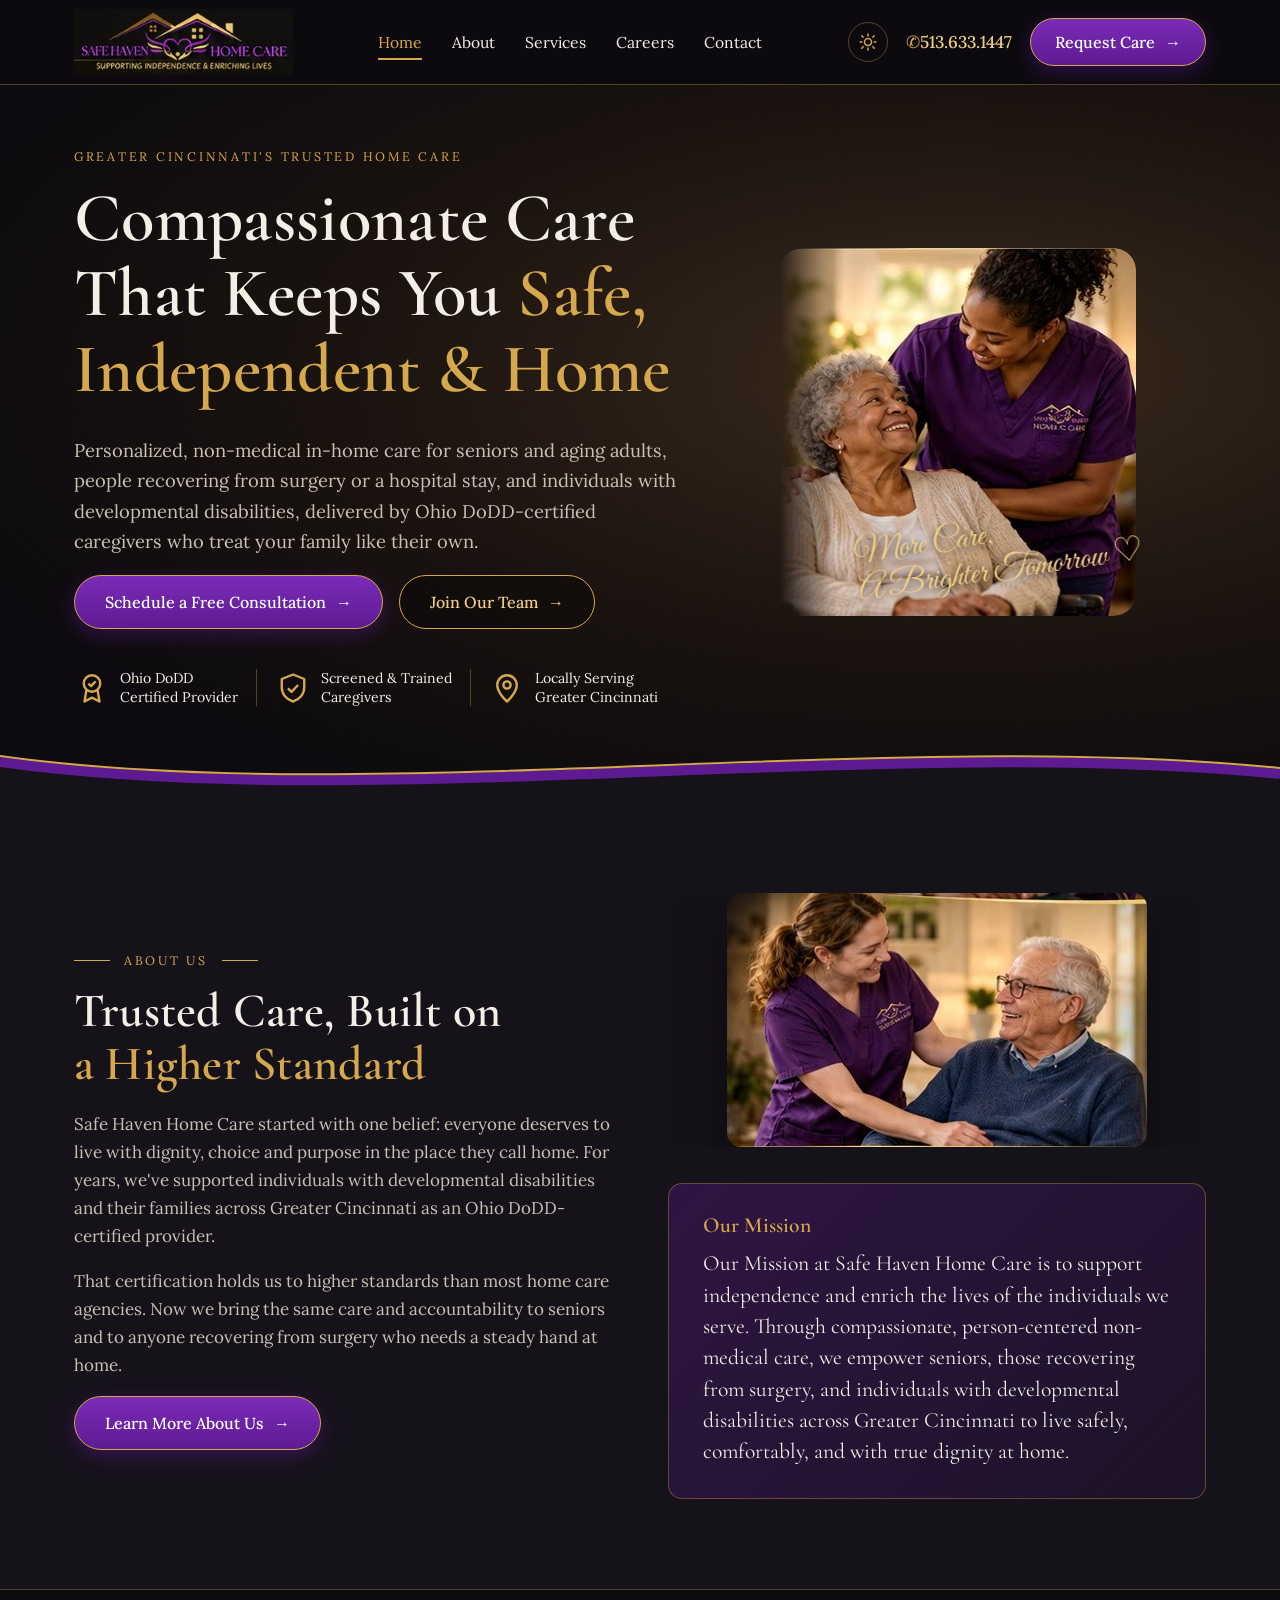
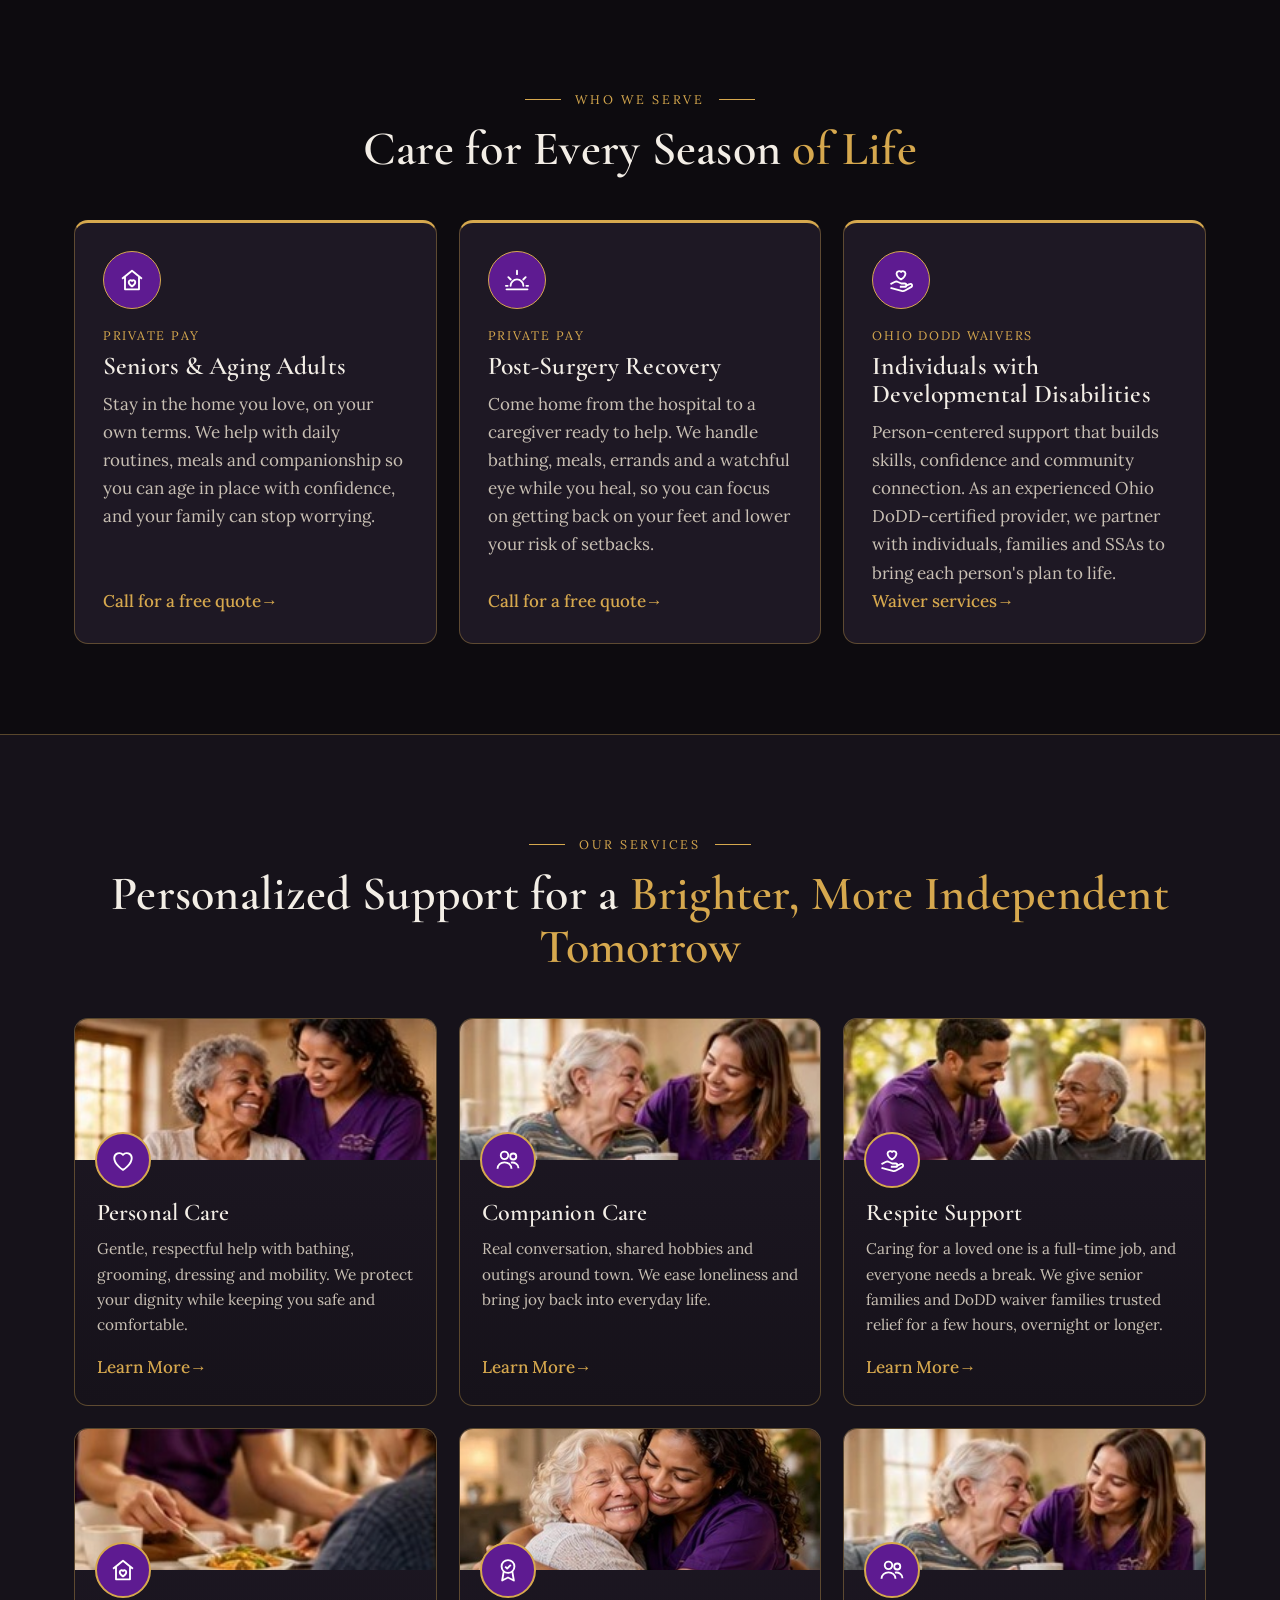
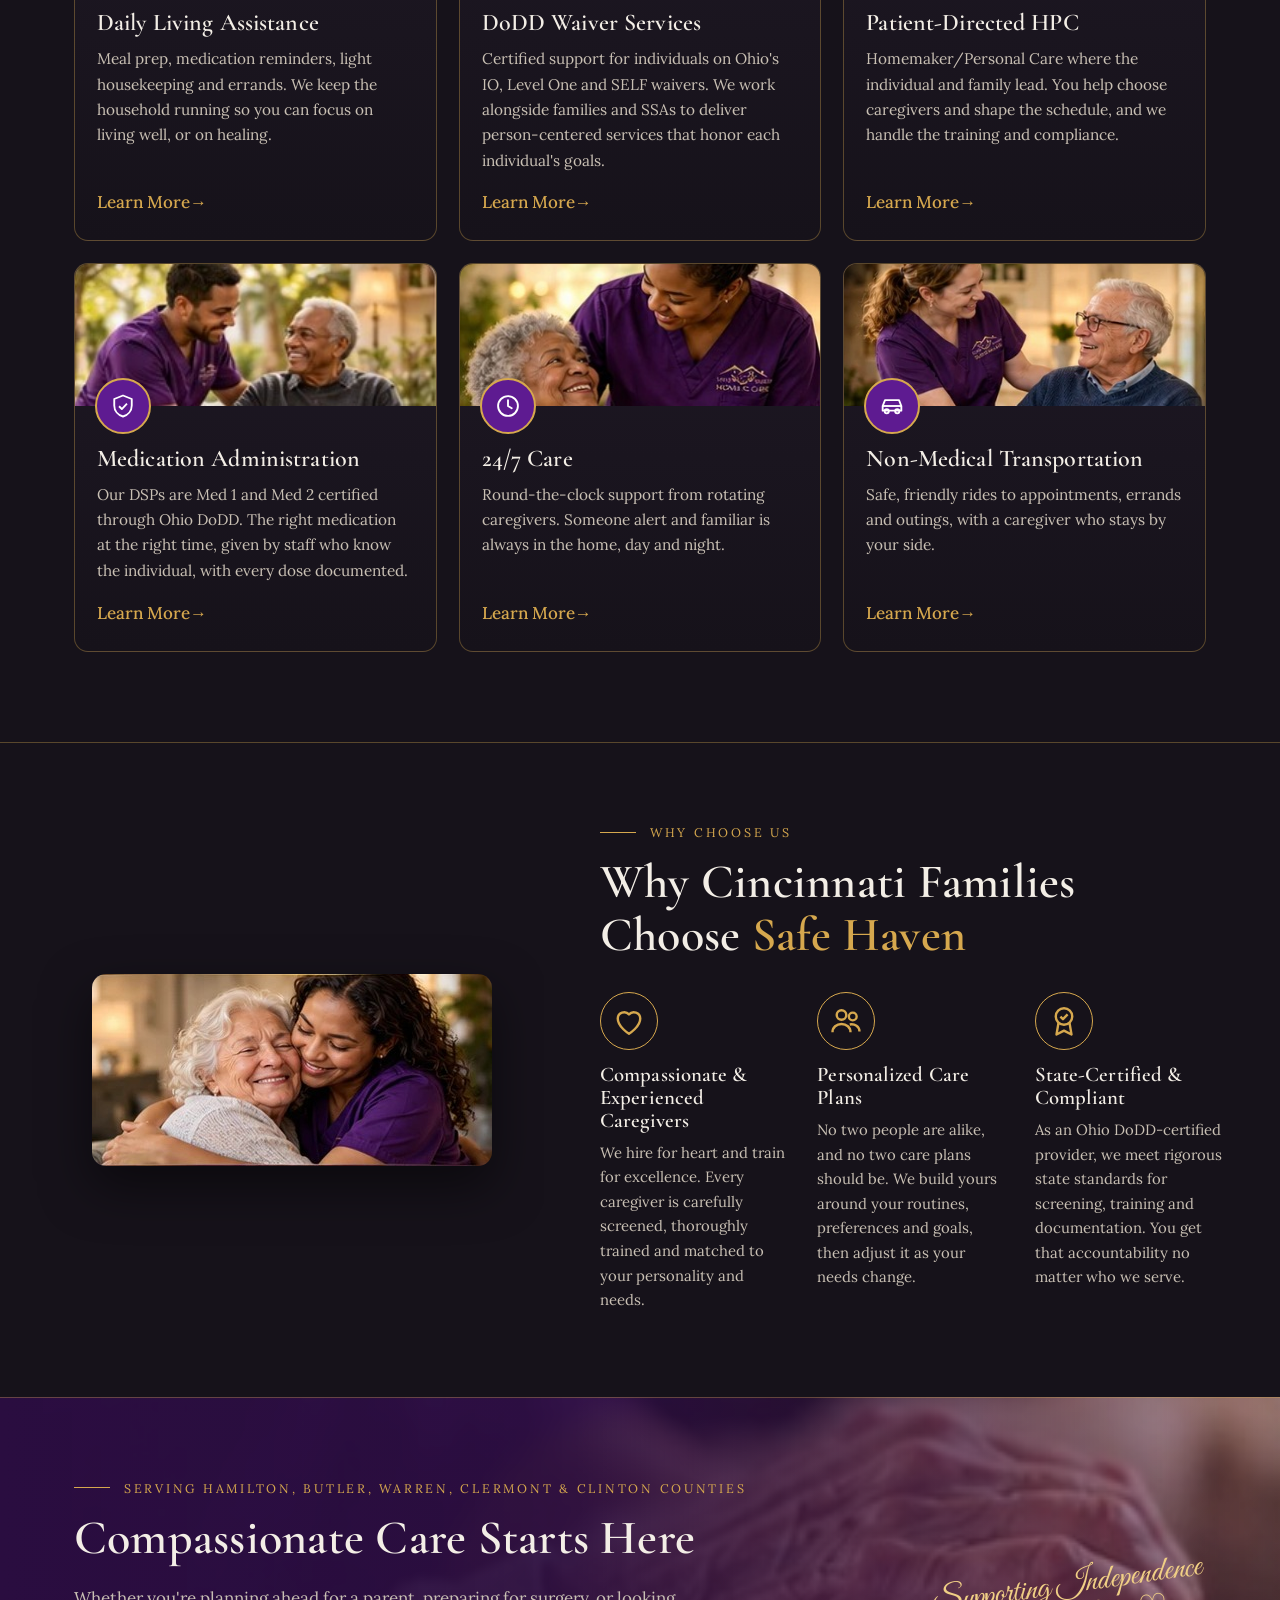
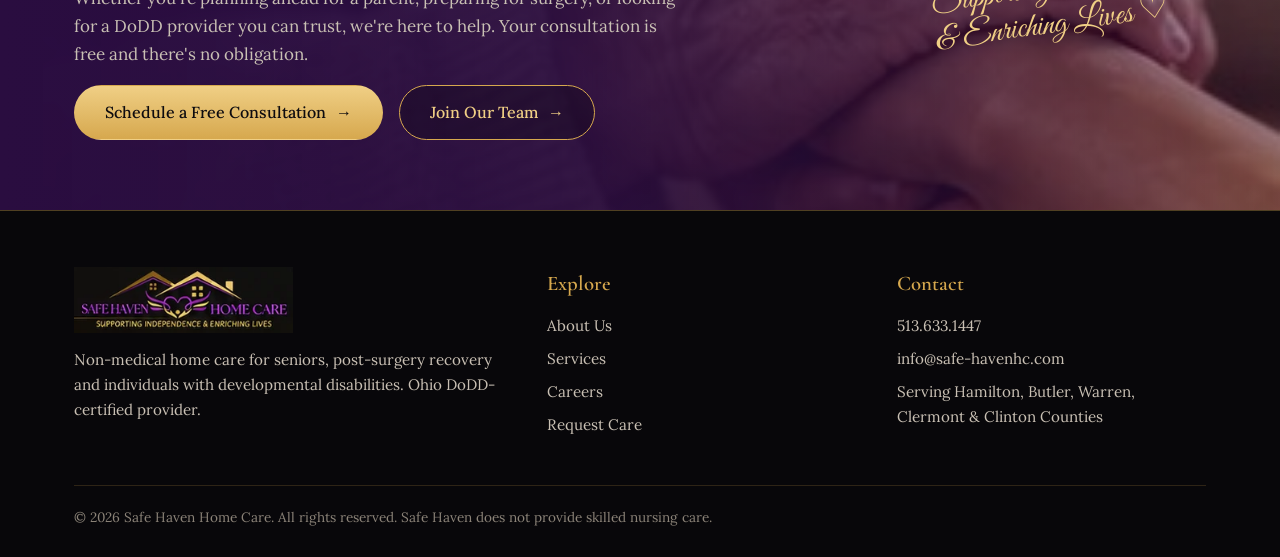
<file: index.html>
<!doctype html>
<html lang="en">
<head>
  <meta charset="utf-8">
  <meta name="viewport" content="width=device-width, initial-scale=1">
  <title>Safe Haven Home Care | Non-Medical Home Care in Greater Cincinnati</title>
  <meta name="description" content="Compassionate, non-medical home care for seniors, post-surgery recovery and individuals with developmental disabilities. Ohio DoDD-certified, serving Hamilton, Butler, Warren, Clermont and Clinton Counties.">
  <link rel="canonical" href="https://safe-havenhcohio.com/">
  <meta property="og:title" content="Safe Haven Home Care | Greater Cincinnati">
  <meta property="og:description" content="Compassionate home care that supports independence — for seniors, post-op recovery and individuals with developmental disabilities.">
  <meta property="og:image" content="https://safe-havenhcohio.com/assets/img/hero.jpg">
  <meta property="og:url" content="https://safe-havenhcohio.com/">
  <link rel="icon" href="/favicon.ico" sizes="any">
  <link rel="icon" type="image/svg+xml" href="/favicon.svg">
  <link rel="apple-touch-icon" href="/apple-touch-icon.png">
  <meta property="og:site_name" content="Safe Haven Home Care">
  <script type="application/ld+json">
  {"@context":"https://schema.org","@type":"WebSite","name":"Safe Haven Home Care","url":"https://safe-havenhcohio.com/"}
  </script>
  <link rel="preconnect" href="https://fonts.googleapis.com">
  <link rel="preconnect" href="https://fonts.gstatic.com" crossorigin>
  <link href="https://fonts.googleapis.com/css2?family=Cormorant+Garamond:wght@500;600;700&family=Great+Vibes&family=Lora:wght@400;500&display=swap" rel="stylesheet">
  <link rel="stylesheet" href="assets/css/styles.css">
  <link rel="stylesheet" href="assets/css/motion.css">
  <link rel="stylesheet" href="assets/css/theme.css">
  <script>document.documentElement.classList.add("js");try{if(localStorage.getItem("sh-theme")==="light")document.documentElement.dataset.theme="light"}catch(e){}</script>
</head>
<body>
<a class="skip" href="#main">Skip to content</a>

<svg width="0" height="0" style="position:absolute" aria-hidden="true">
  <symbol id="i-heart" viewBox="0 0 24 24" fill="none" stroke="currentColor" stroke-width="1.6" stroke-linejoin="round"><path d="M12 20.5s-7.5-4.6-7.5-10.2A4.3 4.3 0 0 1 12 7.6a4.3 4.3 0 0 1 7.5 2.7C19.5 15.9 12 20.5 12 20.5z"/></symbol>
  <symbol id="i-shield" viewBox="0 0 24 24" fill="none" stroke="currentColor" stroke-width="1.6" stroke-linejoin="round"><path d="M12 3l7.5 3v5.5c0 4.6-3.2 8.2-7.5 9.5-4.3-1.3-7.5-4.9-7.5-9.5V6L12 3z"/><path d="M8.6 12.2l2.4 2.4 4.4-4.6"/></symbol>
  <symbol id="i-people" viewBox="0 0 24 24" fill="none" stroke="currentColor" stroke-width="1.6"><circle cx="9" cy="8" r="3.2"/><circle cx="16.5" cy="9" r="2.6"/><path d="M3 19.5c0-3.3 2.7-5.5 6-5.5s6 2.2 6 5.5M14.5 14.3c3.3-.6 6.5 1.3 6.5 4.7"/></symbol>
  <symbol id="i-hand" viewBox="0 0 24 24" fill="none" stroke="currentColor" stroke-width="1.6" stroke-linejoin="round"><path d="M12 11.5s-3.8-2.3-3.8-5.1A2.2 2.2 0 0 1 12 5.1a2.2 2.2 0 0 1 3.8 1.3c0 2.8-3.8 5.1-3.8 5.1z"/><path d="M3 15.5l3.5-1.8c1-.5 2.1-.5 3 0l2.7 1.3h3a1.4 1.4 0 0 1 0 2.8H11M15 17.8l4.3-2.2a1.4 1.4 0 0 1 1.6 2.3L15.5 21c-.9.5-2 .6-3 .3L3 18.8"/></symbol>
  <symbol id="i-home" viewBox="0 0 24 24" fill="none" stroke="currentColor" stroke-width="1.6" stroke-linejoin="round"><path d="M3.5 11L12 4l8.5 7M6 9.5V20h12V9.5"/><path d="M12 17.5s-2.8-1.7-2.8-3.7a1.6 1.6 0 0 1 2.8-1 1.6 1.6 0 0 1 2.8 1c0 2-2.8 3.7-2.8 3.7z"/></symbol>
  <symbol id="i-sunrise" viewBox="0 0 24 24" fill="none" stroke="currentColor" stroke-width="1.6" stroke-linecap="round"><path d="M6.5 17a5.5 5.5 0 0 1 11 0M3 20h18M12 4v3M4.6 9.6l2 2M19.4 9.6l-2 2M2.5 17h1.5M20 17h1.5"/></symbol>
  <symbol id="i-badge" viewBox="0 0 24 24" fill="none" stroke="currentColor" stroke-width="1.6" stroke-linejoin="round"><circle cx="12" cy="9" r="5.5"/><path d="M9.6 9.1l1.7 1.7 3.1-3.2M8.3 13.4L7 21l5-2.6 5 2.6-1.3-7.6"/></symbol>
  <symbol id="i-pin" viewBox="0 0 24 24" fill="none" stroke="currentColor" stroke-width="1.6" stroke-linejoin="round"><path d="M12 21s-6.5-5.8-6.5-11a6.5 6.5 0 0 1 13 0c0 5.2-6.5 11-6.5 11z"/><circle cx="12" cy="10" r="2.4"/></symbol>
  <symbol id="i-clock" viewBox="0 0 24 24" fill="none" stroke="currentColor" stroke-width="1.6" stroke-linecap="round"><circle cx="12" cy="12" r="8.5"/><path d="M12 7v5l3.2 2"/></symbol>
  <symbol id="i-car" viewBox="0 0 24 24" fill="none" stroke="currentColor" stroke-width="1.6" stroke-linejoin="round"><path d="M4 16v-4l2-5h12l2 5v4z"/><path d="M4 12h16"/><circle cx="7.5" cy="16.5" r="1.8"/><circle cx="16.5" cy="16.5" r="1.8"/></symbol>
</svg>

<header class="site-header">
  <div class="wrap">
    <a class="logo" href="index.html" aria-label="Safe Haven Home Care — home"><img src="assets/img/logo.png" alt="Safe Haven Home Care — Supporting Independence &amp; Enriching Lives" width="272" height="82"></a>
    <button class="nav-toggle" aria-expanded="false" aria-controls="site-nav" aria-label="Menu">☰</button>
    <nav class="nav" id="site-nav">
      <ul>
        <li><a href="index.html" aria-current="page">Home</a></li>
        <li><a href="about.html">About</a></li>
        <li><a href="services.html">Services</a></li>
        <li><a href="careers.html">Careers</a></li>
        <li><a href="contact.html">Contact</a></li>
      </ul>
    </nav>
    <div class="header-actions">
      <a class="header-phone" href="tel:+15136331447">513.633.1447</a>
      <a class="btn btn-purple header-cta" href="contact.html">Request Care</a>
    </div>
  </div>
</header>

<main id="main">
  <!-- Hero -->
  <section class="hero">
    <div class="wrap">
      <div>
        <span class="eyebrow">Greater Cincinnati's Trusted Home Care</span>
        <h1>Compassionate Care That Keeps You <span class="gold">Safe, Independent &amp; Home</span></h1>
        <p class="hero-lead">Personalized, non-medical in-home care for seniors and aging adults, people recovering from surgery or a hospital stay, and individuals with developmental disabilities, delivered by Ohio DoDD-certified caregivers who treat your family like their own.</p>
        <div class="btn-row">
          <a class="btn btn-purple" href="contact.html">Schedule a Free Consultation</a>
          <a class="btn btn-outline" href="careers.html">Join Our Team</a>
        </div>
        <ul class="trust">
          <li><svg class="ico"><use href="#i-badge"/></svg>Ohio DoDD<br>Certified Provider</li>
          <li><svg class="ico"><use href="#i-shield"/></svg>Screened &amp; Trained<br>Caregivers</li>
          <li><svg class="ico"><use href="#i-pin"/></svg>Locally Serving<br>Greater Cincinnati</li>
        </ul>
      </div>
      <div class="hero-photo">
        <img src="assets/img/hero.jpg" alt="A Safe Haven caregiver in purple scrubs smiling with an elderly client" width="356" height="368">
        <div class="script-note" aria-hidden="true">More Care,<br>A Brighter Tomorrow ♡</div>
      </div>
    </div>
    <svg class="swoosh" viewBox="0 0 1440 60" preserveAspectRatio="none" aria-hidden="true">
      <path d="M0 18 C 420 70, 980 -10, 1440 30 L1440 60 L0 60 Z" fill="#16121a"/>
      <path d="M0 18 C 420 70, 980 -10, 1440 30" fill="none" stroke="#5e1b91" stroke-width="10"/>
      <path d="M0 12 C 420 64, 980 -16, 1440 24" fill="none" stroke="#d6a84e" stroke-width="2"/>
    </svg>
  </section>

  <!-- About -->
  <section class="band band-dark">
    <div class="wrap split">
      <div>
        <span class="eyebrow lined">About Us</span>
        <h2>Trusted Care, Built on<br><span class="gold">a Higher Standard</span></h2>
        <p class="muted">Safe Haven Home Care started with one belief: everyone deserves to live with dignity, choice and purpose in the place they call home. For years, we've supported individuals with developmental disabilities and their families across Greater Cincinnati as an Ohio DoDD-certified provider.</p>
        <p class="muted">That certification holds us to higher standards than most home care agencies. Now we bring the same care and accountability to seniors and to anyone recovering from surgery who needs a steady hand at home.</p>
        <a class="btn btn-purple" href="about.html">Learn More About Us</a>
      </div>
      <div>
        <div class="photo-frame"><img src="assets/img/about.jpg" alt="Caregiver laughing with an older gentleman at home" width="420" height="254" loading="lazy"></div>
        <div class="mission">
          <h3>Our Mission</h3>
          <p>Our Mission at Safe Haven Home Care is to support independence and enrich the lives of the individuals we serve. Through compassionate, person-centered non-medical care, we empower seniors, those recovering from surgery, and individuals with developmental disabilities across Greater Cincinnati to live safely, comfortably, and with true dignity at home.</p>
        </div>
      </div>
    </div>
  </section>

  <!-- Who we serve -->
  <section class="band divider" id="who-we-serve">
    <div class="wrap">
      <div class="center">
        <span class="eyebrow lined">Who We Serve</span>
        <h2>Care for Every Season <span class="gold">of Life</span></h2>
      </div>
      <div class="audience">
        <div class="panel">
          <div class="ring"><svg class="ico"><use href="#i-home"/></svg></div>
          <span class="tag">Private Pay</span>
          <h3>Seniors &amp; Aging Adults</h3>
          <p>Stay in the home you love, on your own terms. We help with daily routines, meals and companionship so you can age in place with confidence, and your family can stop worrying.</p>
          <a class="link-arrow" href="contact.html" style="margin-top:auto">Call for a free quote</a>
        </div>
        <div class="panel">
          <div class="ring"><svg class="ico"><use href="#i-sunrise"/></svg></div>
          <span class="tag">Private Pay</span>
          <h3>Post-Surgery Recovery</h3>
          <p>Come home from the hospital to a caregiver ready to help. We handle bathing, meals, errands and a watchful eye while you heal, so you can focus on getting back on your feet and lower your risk of setbacks.</p>
          <a class="link-arrow" href="contact.html" style="margin-top:auto">Call for a free quote</a>
        </div>
        <div class="panel">
          <div class="ring"><svg class="ico"><use href="#i-hand"/></svg></div>
          <span class="tag">Ohio DoDD Waivers</span>
          <h3>Individuals with Developmental Disabilities</h3>
          <p>Person-centered support that builds skills, confidence and community connection. As an experienced Ohio DoDD-certified provider, we partner with individuals, families and SSAs to bring each person's plan to life.</p>
          <a class="link-arrow" href="services.html#dodd-waiver" style="margin-top:auto">Waiver services</a>
        </div>
      </div>
    </div>
  </section>

  <!-- Services -->
  <section class="band band-dark divider">
    <div class="wrap">
      <div class="center">
        <span class="eyebrow lined">Our Services</span>
        <h2>Personalized Support for a <span class="gold">Brighter, More Independent Tomorrow</span></h2>
      </div>
      <div class="cards three">
        <article class="card">
          <img class="card-img" src="assets/img/personal-care.jpg" alt="" loading="lazy">
          <div class="card-body">
            <span class="card-badge"><svg class="ico"><use href="#i-heart"/></svg></span>
            <h3>Personal Care</h3>
            <p>Gentle, respectful help with bathing, grooming, dressing and mobility. We protect your dignity while keeping you safe and comfortable.</p>
            <a class="link-arrow" href="services.html#personal-care">Learn More</a>
          </div>
        </article>
        <article class="card">
          <img class="card-img" src="assets/img/companion-care.jpg" alt="" loading="lazy">
          <div class="card-body">
            <span class="card-badge"><svg class="ico"><use href="#i-people"/></svg></span>
            <h3>Companion Care</h3>
            <p>Real conversation, shared hobbies and outings around town. We ease loneliness and bring joy back into everyday life.</p>
            <a class="link-arrow" href="services.html#companion-care">Learn More</a>
          </div>
        </article>
        <article class="card">
          <img class="card-img" src="assets/img/respite.jpg" alt="" loading="lazy">
          <div class="card-body">
            <span class="card-badge"><svg class="ico"><use href="#i-hand"/></svg></span>
            <h3>Respite Support</h3>
            <p>Caring for a loved one is a full-time job, and everyone needs a break. We give senior families and DoDD waiver families trusted relief for a few hours, overnight or longer.</p>
            <a class="link-arrow" href="services.html#respite">Learn More</a>
          </div>
        </article>
        <article class="card">
          <img class="card-img" src="assets/img/daily-living.jpg" alt="" loading="lazy">
          <div class="card-body">
            <span class="card-badge"><svg class="ico"><use href="#i-home"/></svg></span>
            <h3>Daily Living Assistance</h3>
            <p>Meal prep, medication reminders, light housekeeping and errands. We keep the household running so you can focus on living well, or on healing.</p>
            <a class="link-arrow" href="services.html#daily-living">Learn More</a>
          </div>
        </article>
        <article class="card">
          <img class="card-img" src="assets/img/why.jpg" alt="" loading="lazy">
          <div class="card-body">
            <span class="card-badge"><svg class="ico"><use href="#i-badge"/></svg></span>
            <h3>DoDD Waiver Services</h3>
            <p>Certified support for individuals on Ohio's IO, Level One and SELF waivers. We work alongside families and SSAs to deliver person-centered services that honor each individual's goals.</p>
            <a class="link-arrow" href="services.html#dodd-waiver">Learn More</a>
          </div>
        </article>
        <article class="card">
          <img class="card-img" src="assets/img/companion-care.jpg" alt="" loading="lazy">
          <div class="card-body">
            <span class="card-badge"><svg class="ico"><use href="#i-people"/></svg></span>
            <h3>Patient-Directed HPC</h3>
            <p>Homemaker/Personal Care where the individual and family lead. You help choose caregivers and shape the schedule, and we handle the training and compliance.</p>
            <a class="link-arrow" href="services.html#patient-directed-hpc">Learn More</a>
          </div>
        </article>
        <article class="card">
          <img class="card-img" src="assets/img/respite.jpg" alt="" loading="lazy">
          <div class="card-body">
            <span class="card-badge"><svg class="ico"><use href="#i-shield"/></svg></span>
            <h3>Medication Administration</h3>
            <p>Our DSPs are Med 1 and Med 2 certified through Ohio DoDD. The right medication at the right time, given by staff who know the individual, with every dose documented.</p>
            <a class="link-arrow" href="services.html#medication-administration">Learn More</a>
          </div>
        </article>
        <article class="card">
          <img class="card-img" src="assets/img/hero.jpg" alt="" loading="lazy" style="object-position:center 25%">
          <div class="card-body">
            <span class="card-badge"><svg class="ico"><use href="#i-clock"/></svg></span>
            <h3>24/7 Care</h3>
            <p>Round-the-clock support from rotating caregivers. Someone alert and familiar is always in the home, day and night.</p>
            <a class="link-arrow" href="services.html#around-the-clock">Learn More</a>
          </div>
        </article>
        <article class="card">
          <img class="card-img" src="assets/img/about.jpg" alt="" loading="lazy" style="object-position:center 30%">
          <div class="card-body">
            <span class="card-badge"><svg class="ico"><use href="#i-car"/></svg></span>
            <h3>Non-Medical Transportation</h3>
            <p>Safe, friendly rides to appointments, errands and outings, with a caregiver who stays by your side.</p>
            <a class="link-arrow" href="services.html#transportation">Learn More</a>
          </div>
        </article>
      </div>
    </div>
  </section>

  <!-- Why choose us -->
  <section class="why divider">
    <div class="why-photo"><img src="assets/img/why.jpg" alt="Caregiver embracing a smiling elderly woman" width="400" height="192" loading="lazy"></div>
    <div class="why-body">
      <span class="eyebrow lined-l">Why Choose Us</span>
      <h2>Why Cincinnati Families Choose <span class="gold">Safe Haven</span></h2>
      <div class="features">
        <div class="feature">
          <div class="ring"><svg class="ico"><use href="#i-heart"/></svg></div>
          <h3>Compassionate &amp; Experienced Caregivers</h3>
          <p>We hire for heart and train for excellence. Every caregiver is carefully screened, thoroughly trained and matched to your personality and needs.</p>
        </div>
        <div class="feature">
          <div class="ring"><svg class="ico"><use href="#i-people"/></svg></div>
          <h3>Personalized Care Plans</h3>
          <p>No two people are alike, and no two care plans should be. We build yours around your routines, preferences and goals, then adjust it as your needs change.</p>
        </div>
        <div class="feature">
          <div class="ring"><svg class="ico"><use href="#i-badge"/></svg></div>
          <h3>State-Certified &amp; Compliant</h3>
          <p>As an Ohio DoDD-certified provider, we meet rigorous state standards for screening, training and documentation. You get that accountability no matter who we serve.</p>
        </div>
      </div>
    </div>
  </section>

  <!-- CTA -->
  <section class="cta">
    <div class="wrap">
      <div>
        <span class="eyebrow lined-l" style="justify-content:flex-start">Serving Hamilton, Butler, Warren, Clermont &amp; Clinton Counties</span>
        <h2>Compassionate Care Starts Here</h2>
        <p>Whether you're planning ahead for a parent, preparing for surgery, or looking for a DoDD provider you can trust, we're here to help. Your consultation is free and there's no obligation.</p>
        <div class="btn-row">
          <a class="btn btn-gold" href="contact.html">Schedule a Free Consultation</a>
          <a class="btn btn-outline" href="careers.html">Join Our Team</a>
        </div>
      </div>
      <div class="script-note" aria-hidden="true">Supporting Independence<br>&amp; Enriching Lives ♡</div>
    </div>
  </section>
</main>

<footer class="site-footer">
  <div class="wrap">
    <div class="footer-grid">
      <div>
        <img src="assets/img/logo.png" alt="Safe Haven Home Care" width="220" height="66" style="height:66px;width:auto;margin-bottom:14px">
        <p class="muted">Non-medical home care for seniors, post-surgery recovery and individuals with developmental disabilities. Ohio DoDD-certified provider.</p>
      </div>
      <div>
        <h4>Explore</h4>
        <ul>
          <li><a href="about.html">About Us</a></li>
          <li><a href="services.html">Services</a></li>
          <li><a href="careers.html">Careers</a></li>
          <li><a href="contact.html">Request Care</a></li>
        </ul>
      </div>
      <div>
        <h4>Contact</h4>
        <ul>
          <li><a href="tel:+15136331447">513.633.1447</a></li>
          <li><a href="mailto:info@safe-havenhc.com">info@safe-havenhc.com</a></li>
          <li class="muted">Serving Hamilton, Butler, Warren, Clermont &amp; Clinton Counties</li>
        </ul>
      </div>
    </div>
    <div class="footer-bottom">
      <span>© <span data-year>2026</span> Safe Haven Home Care. All rights reserved. Safe Haven does not provide skilled nursing care.</span>
    </div>
  </div>
</footer>
<script src="assets/js/theme.js"></script>
<script src="assets/js/main.js?v=20261021b"></script>
<script src="assets/js/motion.js"></script>
</body>
</html>
</file>
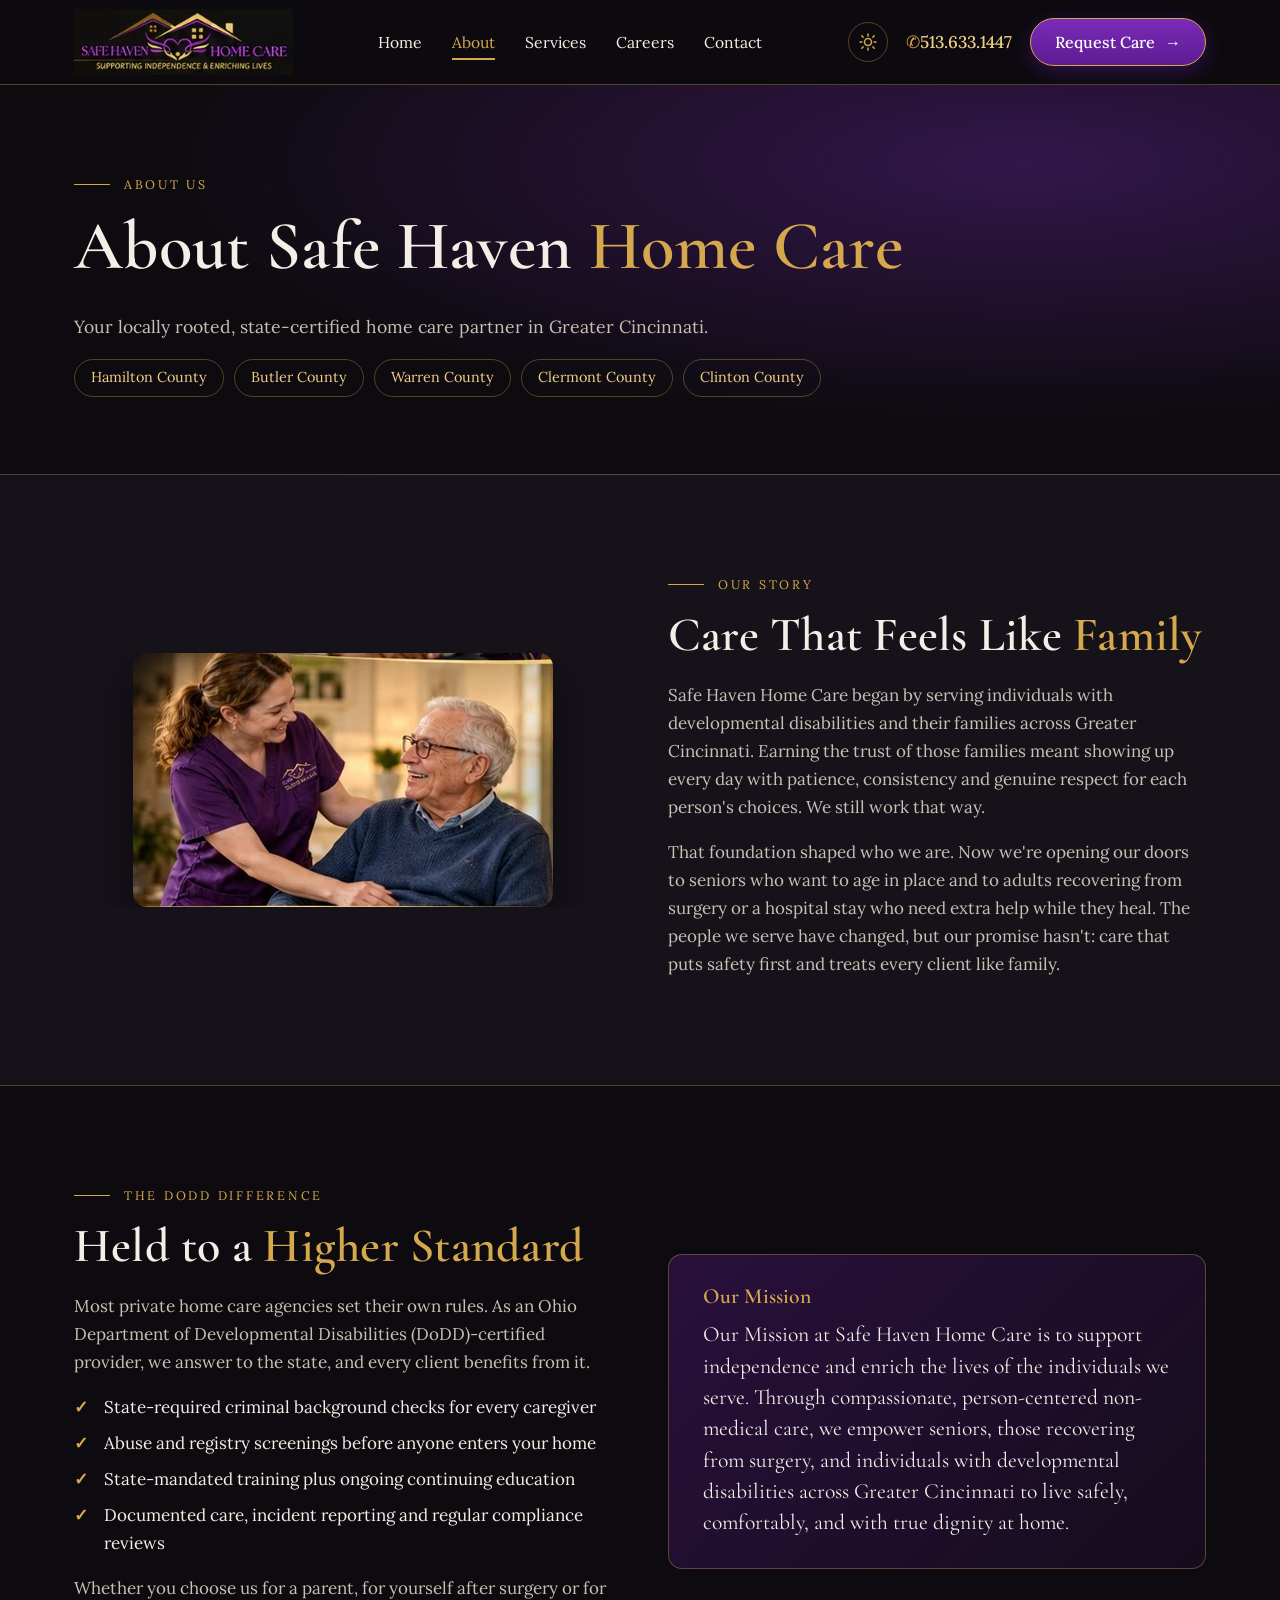
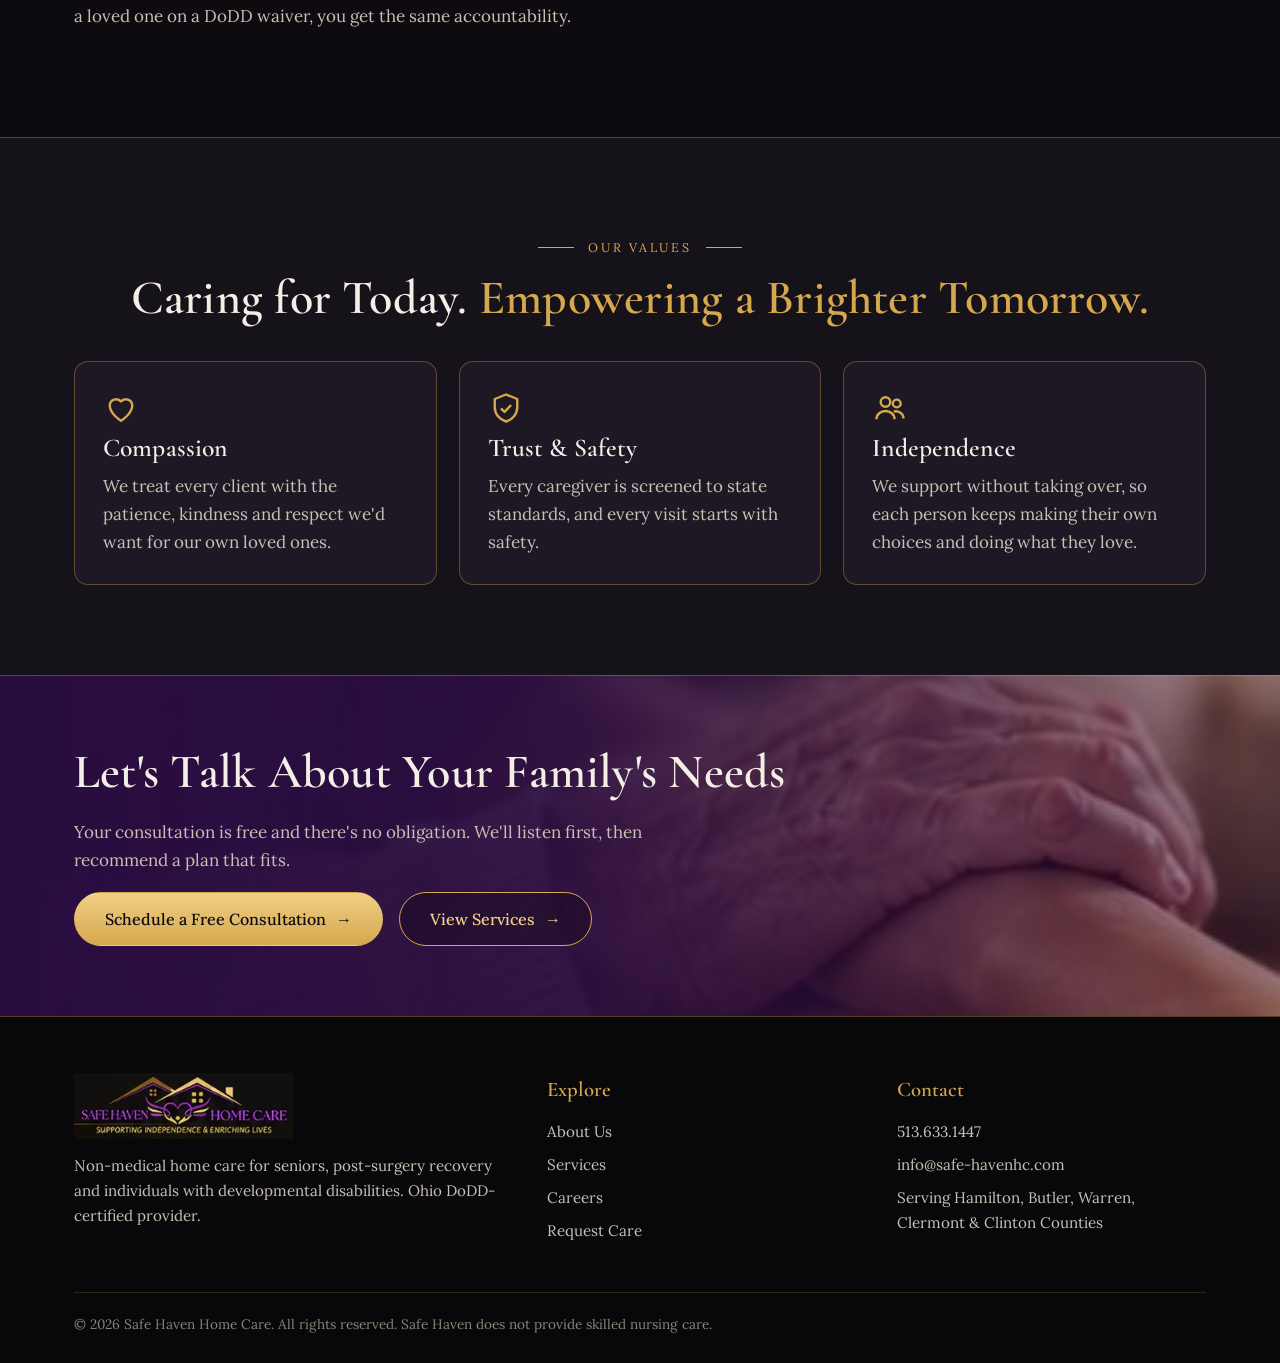
<file: about.html>
<!doctype html>
<html lang="en">
<head>
  <meta charset="utf-8">
  <meta name="viewport" content="width=device-width, initial-scale=1">
  <title>About Us | Safe Haven Home Care</title>
  <meta name="description" content="Safe Haven Home Care is an Ohio DoDD-certified, non-medical home care provider serving Hamilton, Butler, Warren, Clermont and Clinton Counties.">
  <link rel="canonical" href="https://safe-havenhcohio.com/about.html">
  <meta property="og:title" content="Safe Haven Home Care | Greater Cincinnati">
  <meta property="og:description" content="Compassionate home care that supports independence — for seniors, post-op recovery and individuals with developmental disabilities.">
  <meta property="og:image" content="https://safe-havenhcohio.com/assets/img/hero.jpg">
  <meta property="og:url" content="https://safe-havenhcohio.com/about.html">
  <link rel="icon" href="/favicon.ico" sizes="any">
  <link rel="icon" type="image/svg+xml" href="/favicon.svg">
  <link rel="apple-touch-icon" href="/apple-touch-icon.png">
  <link rel="preconnect" href="https://fonts.googleapis.com">
  <link rel="preconnect" href="https://fonts.gstatic.com" crossorigin>
  <link href="https://fonts.googleapis.com/css2?family=Cormorant+Garamond:wght@500;600;700&family=Great+Vibes&family=Lora:wght@400;500&display=swap" rel="stylesheet">
  <link rel="stylesheet" href="assets/css/styles.css">
  <link rel="stylesheet" href="assets/css/motion.css">
  <link rel="stylesheet" href="assets/css/theme.css">
  <script>document.documentElement.classList.add("js");try{if(localStorage.getItem("sh-theme")==="light")document.documentElement.dataset.theme="light"}catch(e){}</script>
</head>
<body>
<a class="skip" href="#main">Skip to content</a>

<svg width="0" height="0" style="position:absolute" aria-hidden="true">
  <symbol id="i-heart" viewBox="0 0 24 24" fill="none" stroke="currentColor" stroke-width="1.6" stroke-linejoin="round"><path d="M12 20.5s-7.5-4.6-7.5-10.2A4.3 4.3 0 0 1 12 7.6a4.3 4.3 0 0 1 7.5 2.7C19.5 15.9 12 20.5 12 20.5z"/></symbol>
  <symbol id="i-shield" viewBox="0 0 24 24" fill="none" stroke="currentColor" stroke-width="1.6" stroke-linejoin="round"><path d="M12 3l7.5 3v5.5c0 4.6-3.2 8.2-7.5 9.5-4.3-1.3-7.5-4.9-7.5-9.5V6L12 3z"/><path d="M8.6 12.2l2.4 2.4 4.4-4.6"/></symbol>
  <symbol id="i-people" viewBox="0 0 24 24" fill="none" stroke="currentColor" stroke-width="1.6"><circle cx="9" cy="8" r="3.2"/><circle cx="16.5" cy="9" r="2.6"/><path d="M3 19.5c0-3.3 2.7-5.5 6-5.5s6 2.2 6 5.5M14.5 14.3c3.3-.6 6.5 1.3 6.5 4.7"/></symbol>
  <symbol id="i-hand" viewBox="0 0 24 24" fill="none" stroke="currentColor" stroke-width="1.6" stroke-linejoin="round"><path d="M12 11.5s-3.8-2.3-3.8-5.1A2.2 2.2 0 0 1 12 5.1a2.2 2.2 0 0 1 3.8 1.3c0 2.8-3.8 5.1-3.8 5.1z"/><path d="M3 15.5l3.5-1.8c1-.5 2.1-.5 3 0l2.7 1.3h3a1.4 1.4 0 0 1 0 2.8H11M15 17.8l4.3-2.2a1.4 1.4 0 0 1 1.6 2.3L15.5 21c-.9.5-2 .6-3 .3L3 18.8"/></symbol>
  <symbol id="i-home" viewBox="0 0 24 24" fill="none" stroke="currentColor" stroke-width="1.6" stroke-linejoin="round"><path d="M3.5 11L12 4l8.5 7M6 9.5V20h12V9.5"/><path d="M12 17.5s-2.8-1.7-2.8-3.7a1.6 1.6 0 0 1 2.8-1 1.6 1.6 0 0 1 2.8 1c0 2-2.8 3.7-2.8 3.7z"/></symbol>
  <symbol id="i-sunrise" viewBox="0 0 24 24" fill="none" stroke="currentColor" stroke-width="1.6" stroke-linecap="round"><path d="M6.5 17a5.5 5.5 0 0 1 11 0M3 20h18M12 4v3M4.6 9.6l2 2M19.4 9.6l-2 2M2.5 17h1.5M20 17h1.5"/></symbol>
  <symbol id="i-badge" viewBox="0 0 24 24" fill="none" stroke="currentColor" stroke-width="1.6" stroke-linejoin="round"><circle cx="12" cy="9" r="5.5"/><path d="M9.6 9.1l1.7 1.7 3.1-3.2M8.3 13.4L7 21l5-2.6 5 2.6-1.3-7.6"/></symbol>
  <symbol id="i-pin" viewBox="0 0 24 24" fill="none" stroke="currentColor" stroke-width="1.6" stroke-linejoin="round"><path d="M12 21s-6.5-5.8-6.5-11a6.5 6.5 0 0 1 13 0c0 5.2-6.5 11-6.5 11z"/><circle cx="12" cy="10" r="2.4"/></symbol>
  <symbol id="i-clock" viewBox="0 0 24 24" fill="none" stroke="currentColor" stroke-width="1.6" stroke-linecap="round"><circle cx="12" cy="12" r="8.5"/><path d="M12 7v5l3.2 2"/></symbol>
  <symbol id="i-car" viewBox="0 0 24 24" fill="none" stroke="currentColor" stroke-width="1.6" stroke-linejoin="round"><path d="M4 16v-4l2-5h12l2 5v4z"/><path d="M4 12h16"/><circle cx="7.5" cy="16.5" r="1.8"/><circle cx="16.5" cy="16.5" r="1.8"/></symbol>
</svg>

<header class="site-header">
  <div class="wrap">
    <a class="logo" href="index.html" aria-label="Safe Haven Home Care — home"><img src="assets/img/logo.png" alt="Safe Haven Home Care — Supporting Independence &amp; Enriching Lives" width="272" height="82"></a>
    <button class="nav-toggle" aria-expanded="false" aria-controls="site-nav" aria-label="Menu">☰</button>
    <nav class="nav" id="site-nav">
      <ul>
        <li><a href="index.html">Home</a></li>
        <li><a href="about.html" aria-current="page">About</a></li>
        <li><a href="services.html">Services</a></li>
        <li><a href="careers.html">Careers</a></li>
        <li><a href="contact.html">Contact</a></li>
      </ul>
    </nav>
    <div class="header-actions">
      <a class="header-phone" href="tel:+15136331447">513.633.1447</a>
      <a class="btn btn-purple header-cta" href="contact.html">Request Care</a>
    </div>
  </div>
</header>

<main id="main">
  <section class="page-hero">
    <div class="wrap">
      <span class="eyebrow lined-l">About Us</span>
      <h1>About Safe Haven <span class="gold">Home Care</span></h1>
      <p>Your locally rooted, state-certified home care partner in Greater Cincinnati.</p>
      <ul class="counties"><li>Hamilton County</li><li>Butler County</li><li>Warren County</li><li>Clermont County</li><li>Clinton County</li></ul>
    </div>
  </section>

  <section class="band band-dark">
    <div class="wrap split">
      <div class="photo-frame"><img src="assets/img/about.jpg" alt="Caregiver laughing with an older gentleman at home" width="420" height="254"></div>
      <div>
        <span class="eyebrow lined-l">Our Story</span>
        <h2>Care That Feels Like <span class="gold">Family</span></h2>
        <p class="muted">Safe Haven Home Care began by serving individuals with developmental disabilities and their families across Greater Cincinnati. Earning the trust of those families meant showing up every day with patience, consistency and genuine respect for each person's choices. We still work that way.</p>
        <p class="muted">That foundation shaped who we are. Now we're opening our doors to seniors who want to age in place and to adults recovering from surgery or a hospital stay who need extra help while they heal. The people we serve have changed, but our promise hasn't: care that puts safety first and treats every client like family.</p>
      </div>
    </div>
  </section>

  <section class="band divider">
    <div class="wrap split">
      <div>
        <span class="eyebrow lined-l">The DoDD Difference</span>
        <h2>Held to a <span class="gold">Higher Standard</span></h2>
        <p class="muted">Most private home care agencies set their own rules. As an Ohio Department of Developmental Disabilities (DoDD)-certified provider, we answer to the state, and every client benefits from it.</p>
        <ul class="checks">
          <li>State-required criminal background checks for every caregiver</li>
          <li>Abuse and registry screenings before anyone enters your home</li>
          <li>State-mandated training plus ongoing continuing education</li>
          <li>Documented care, incident reporting and regular compliance reviews</li>
        </ul>
        <p class="muted">Whether you choose us for a parent, for yourself after surgery or for a loved one on a DoDD waiver, you get the same accountability.</p>
      </div>
      <div class="mission" style="margin-top:0">
        <h3>Our Mission</h3>
        <p>Our Mission at Safe Haven Home Care is to support independence and enrich the lives of the individuals we serve. Through compassionate, person-centered non-medical care, we empower seniors, those recovering from surgery, and individuals with developmental disabilities across Greater Cincinnati to live safely, comfortably, and with true dignity at home.</p>
      </div>
    </div>
  </section>

  <section class="band band-dark divider">
    <div class="wrap">
      <div class="center">
        <span class="eyebrow lined">Our Values</span>
        <h2>Caring for Today. <span class="gold">Empowering a Brighter Tomorrow.</span></h2>
      </div>
      <div class="values">
        <div class="panel"><svg class="ico"><use href="#i-heart"/></svg><h3>Compassion</h3><p>We treat every client with the patience, kindness and respect we'd want for our own loved ones.</p></div>
        <div class="panel"><svg class="ico"><use href="#i-shield"/></svg><h3>Trust &amp; Safety</h3><p>Every caregiver is screened to state standards, and every visit starts with safety.</p></div>
        <div class="panel"><svg class="ico"><use href="#i-people"/></svg><h3>Independence</h3><p>We support without taking over, so each person keeps making their own choices and doing what they love.</p></div>
      </div>
    </div>
  </section>

  <section class="cta">
    <div class="wrap">
      <div>
        <h2>Let's Talk About Your Family's Needs</h2>
        <p>Your consultation is free and there's no obligation. We'll listen first, then recommend a plan that fits.</p>
        <div class="btn-row"><a class="btn btn-gold" href="contact.html">Schedule a Free Consultation</a><a class="btn btn-outline" href="services.html">View Services</a></div>
      </div>
    </div>
  </section>
</main>

<footer class="site-footer">
  <div class="wrap">
    <div class="footer-grid">
      <div>
        <img src="assets/img/logo.png" alt="Safe Haven Home Care" width="220" height="66" style="height:66px;width:auto;margin-bottom:14px">
        <p class="muted">Non-medical home care for seniors, post-surgery recovery and individuals with developmental disabilities. Ohio DoDD-certified provider.</p>
      </div>
      <div>
        <h4>Explore</h4>
        <ul>
          <li><a href="about.html">About Us</a></li>
          <li><a href="services.html">Services</a></li>
          <li><a href="careers.html">Careers</a></li>
          <li><a href="contact.html">Request Care</a></li>
        </ul>
      </div>
      <div>
        <h4>Contact</h4>
        <ul>
          <li><a href="tel:+15136331447">513.633.1447</a></li>
          <li><a href="mailto:info@safe-havenhc.com">info@safe-havenhc.com</a></li>
          <li class="muted">Serving Hamilton, Butler, Warren, Clermont &amp; Clinton Counties</li>
        </ul>
      </div>
    </div>
    <div class="footer-bottom">
      <span>© <span data-year>2026</span> Safe Haven Home Care. All rights reserved. Safe Haven does not provide skilled nursing care.</span>

    </div>
  </div>
</footer>
<script src="assets/js/theme.js"></script>
<script src="assets/js/main.js?v=20261021b"></script>
<script src="assets/js/motion.js"></script>
</body>
</html>
</file>
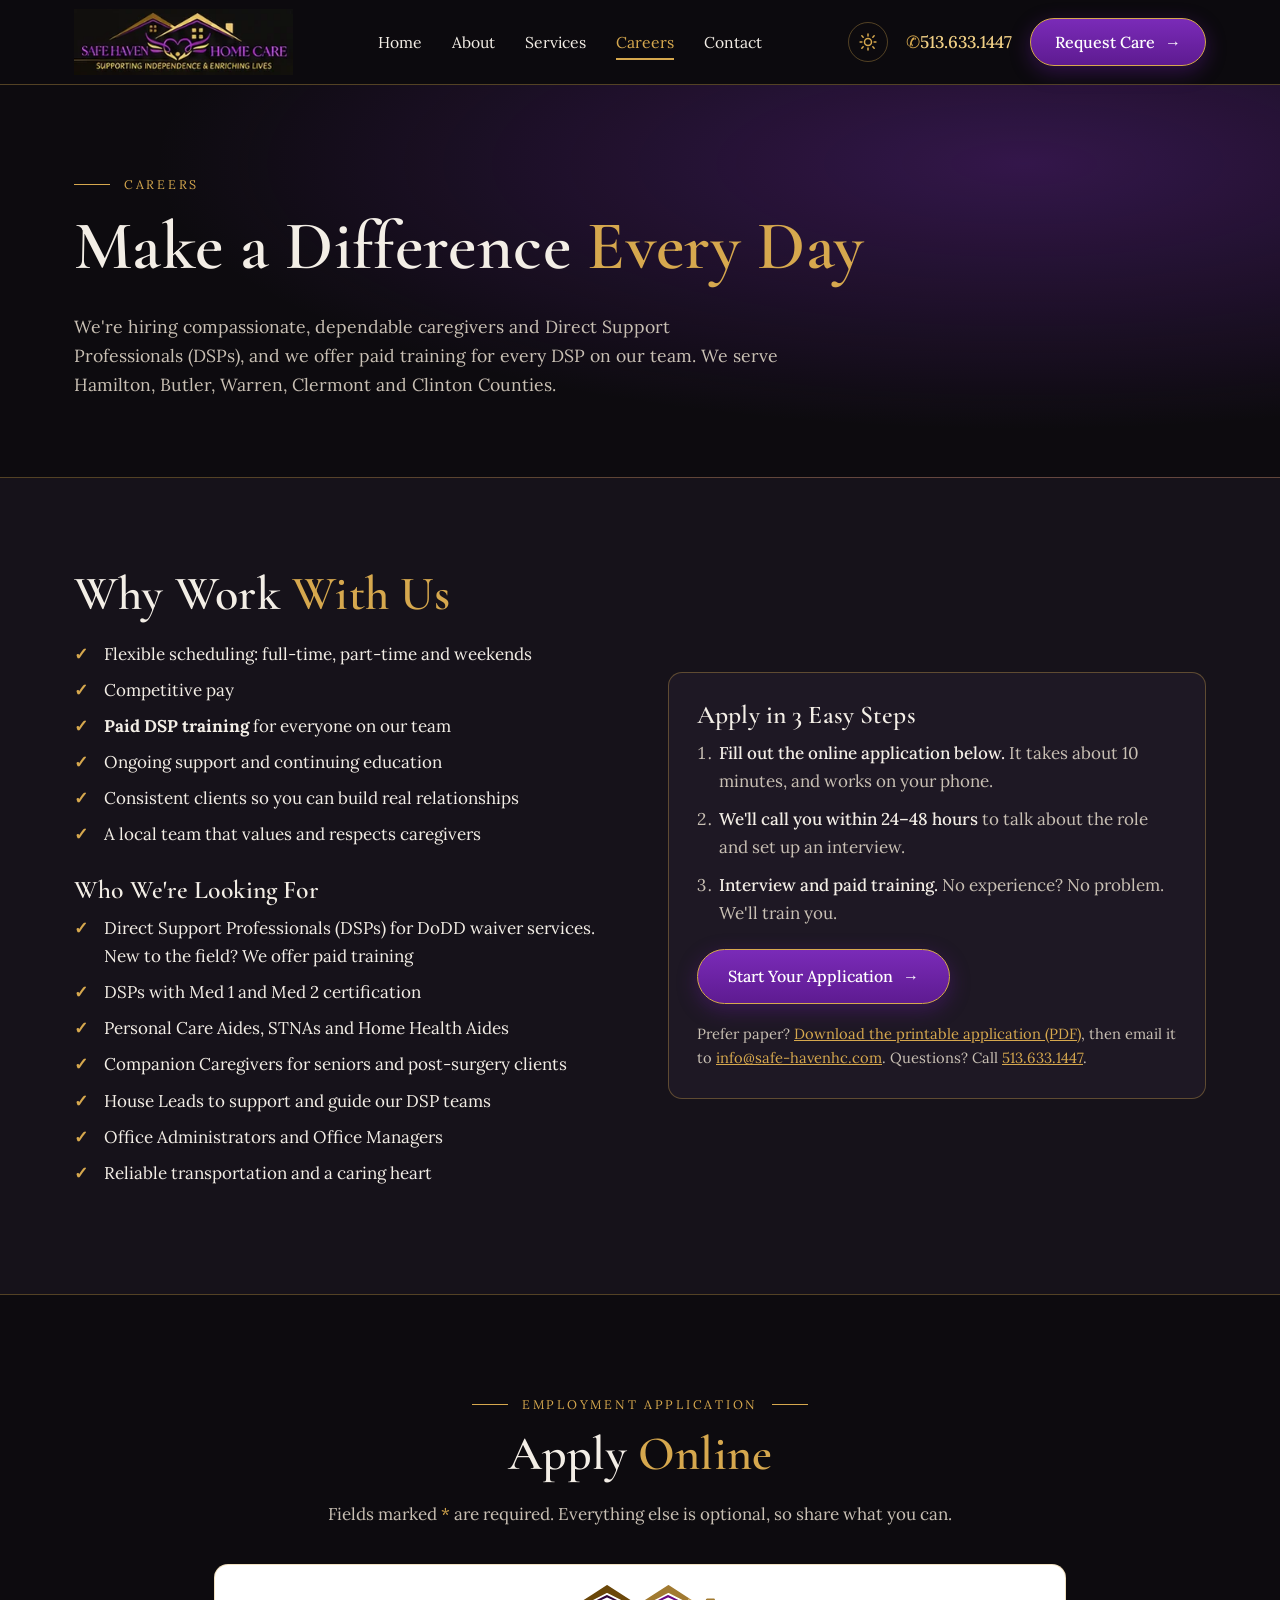
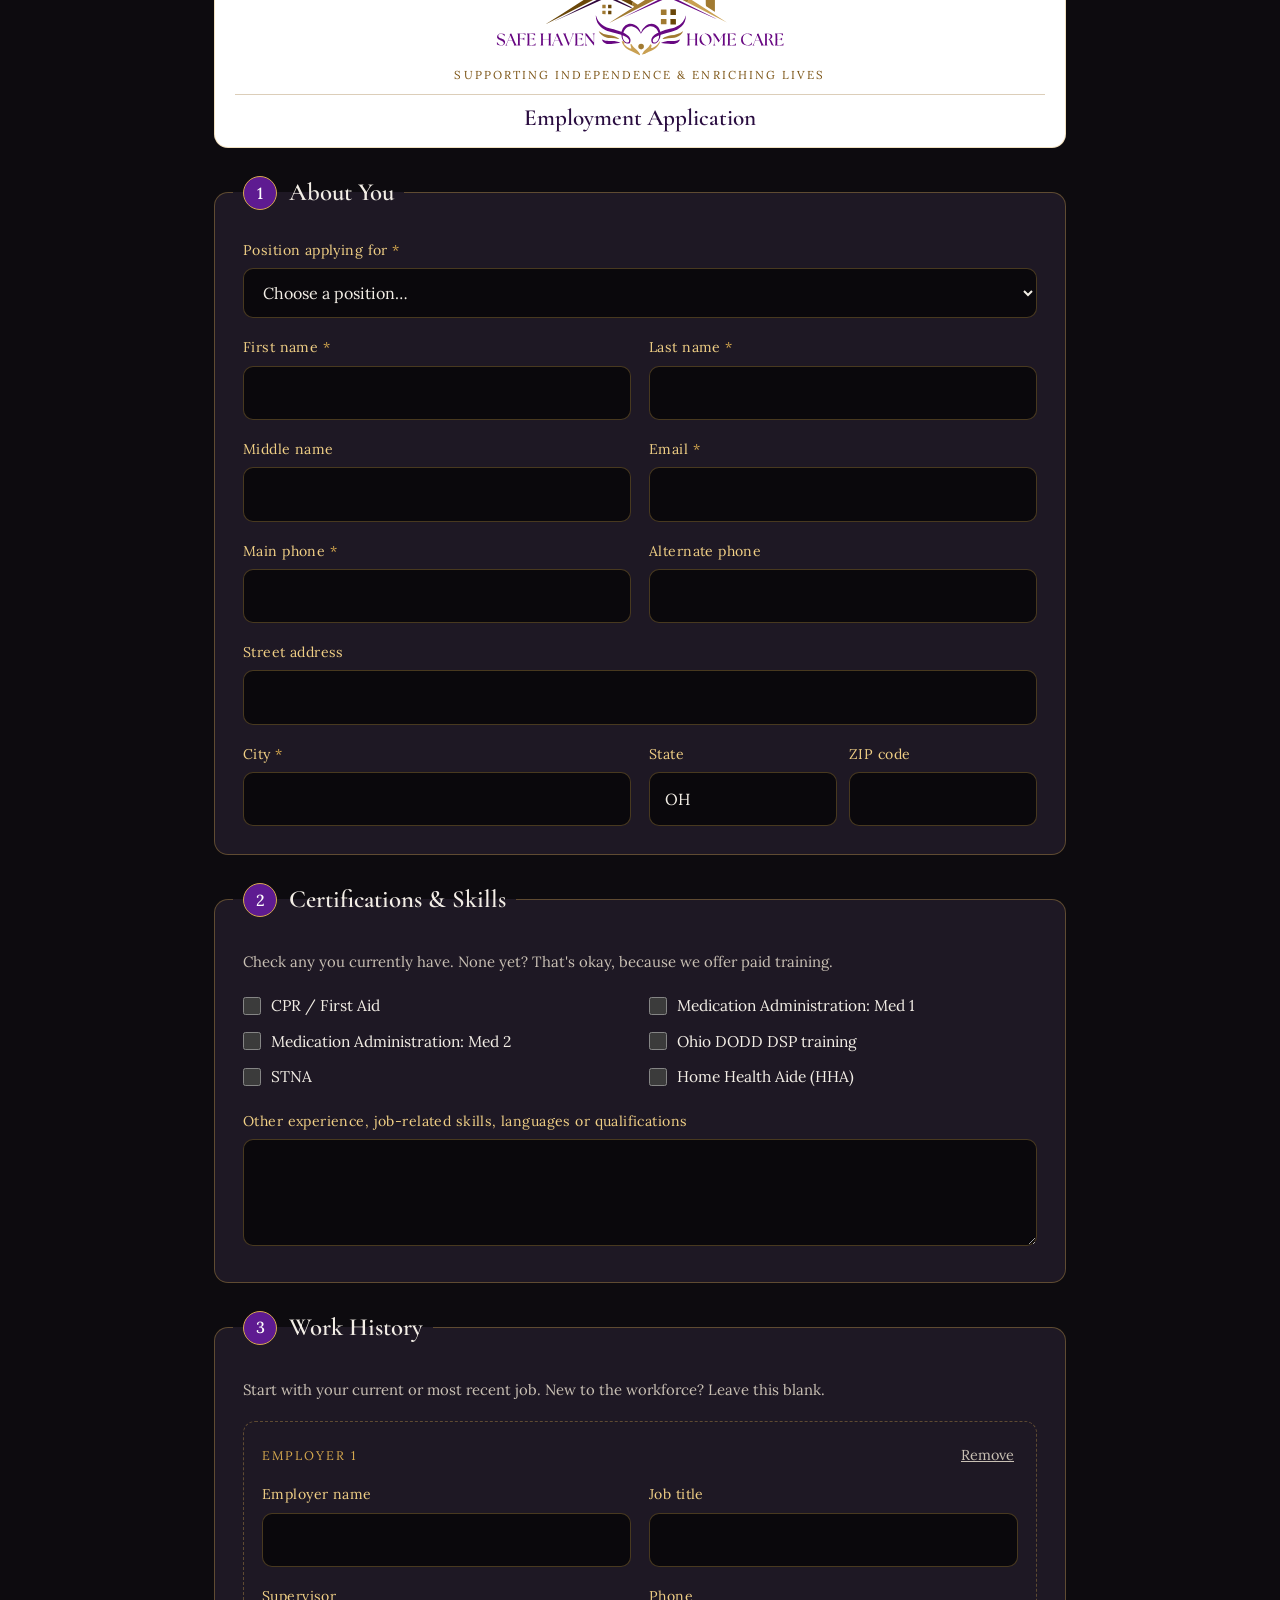
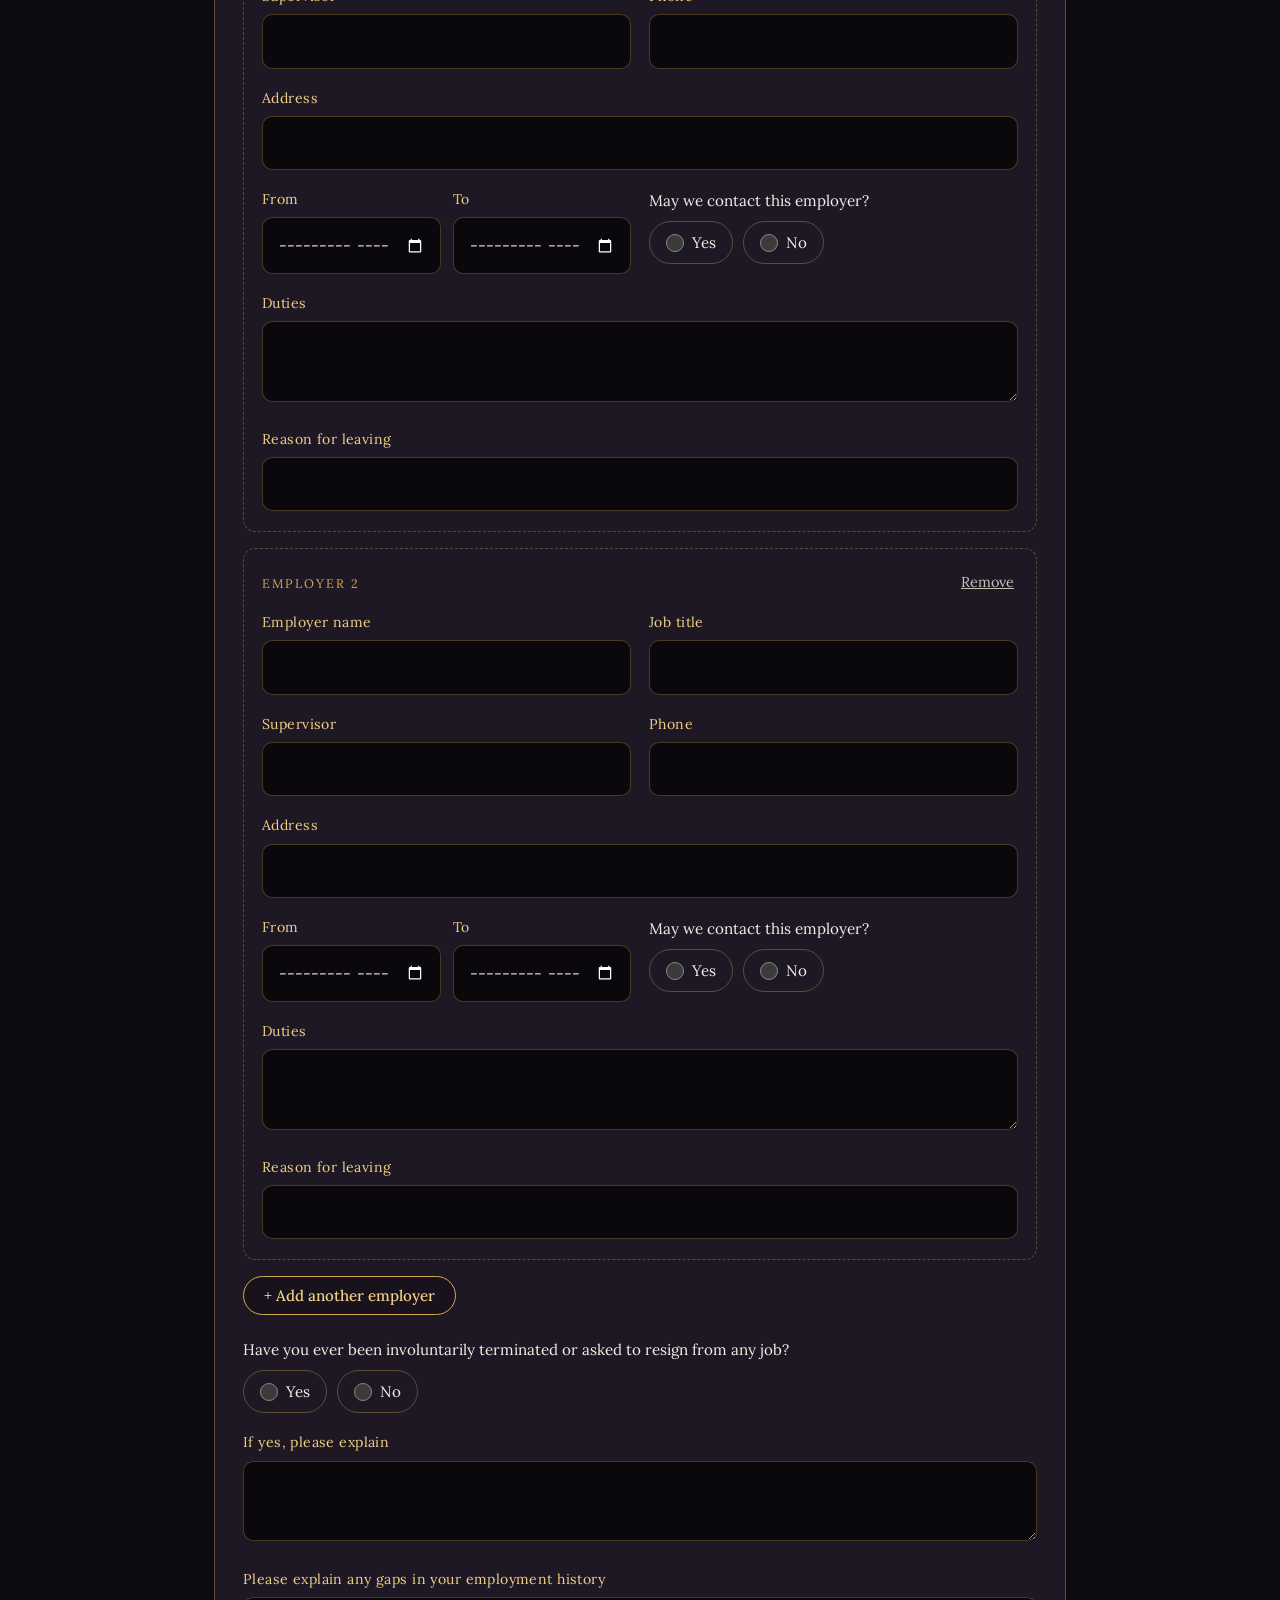
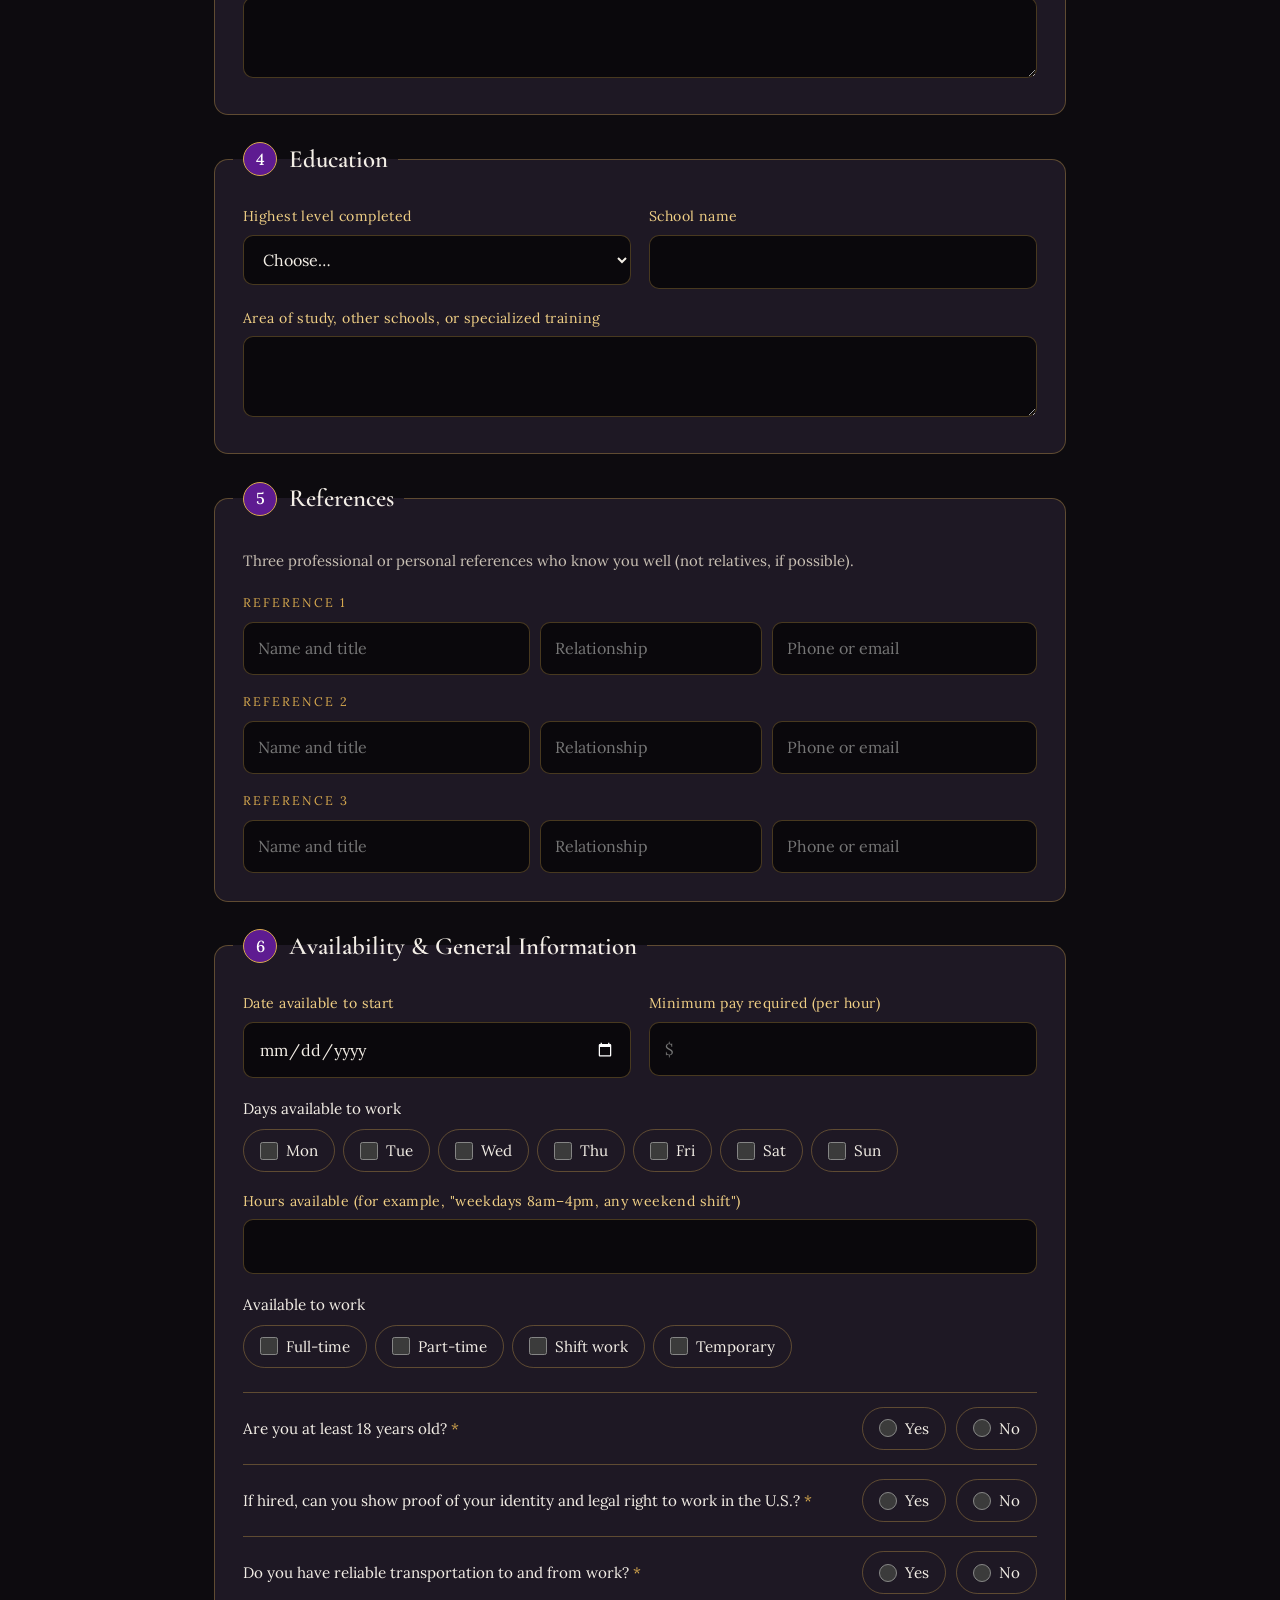
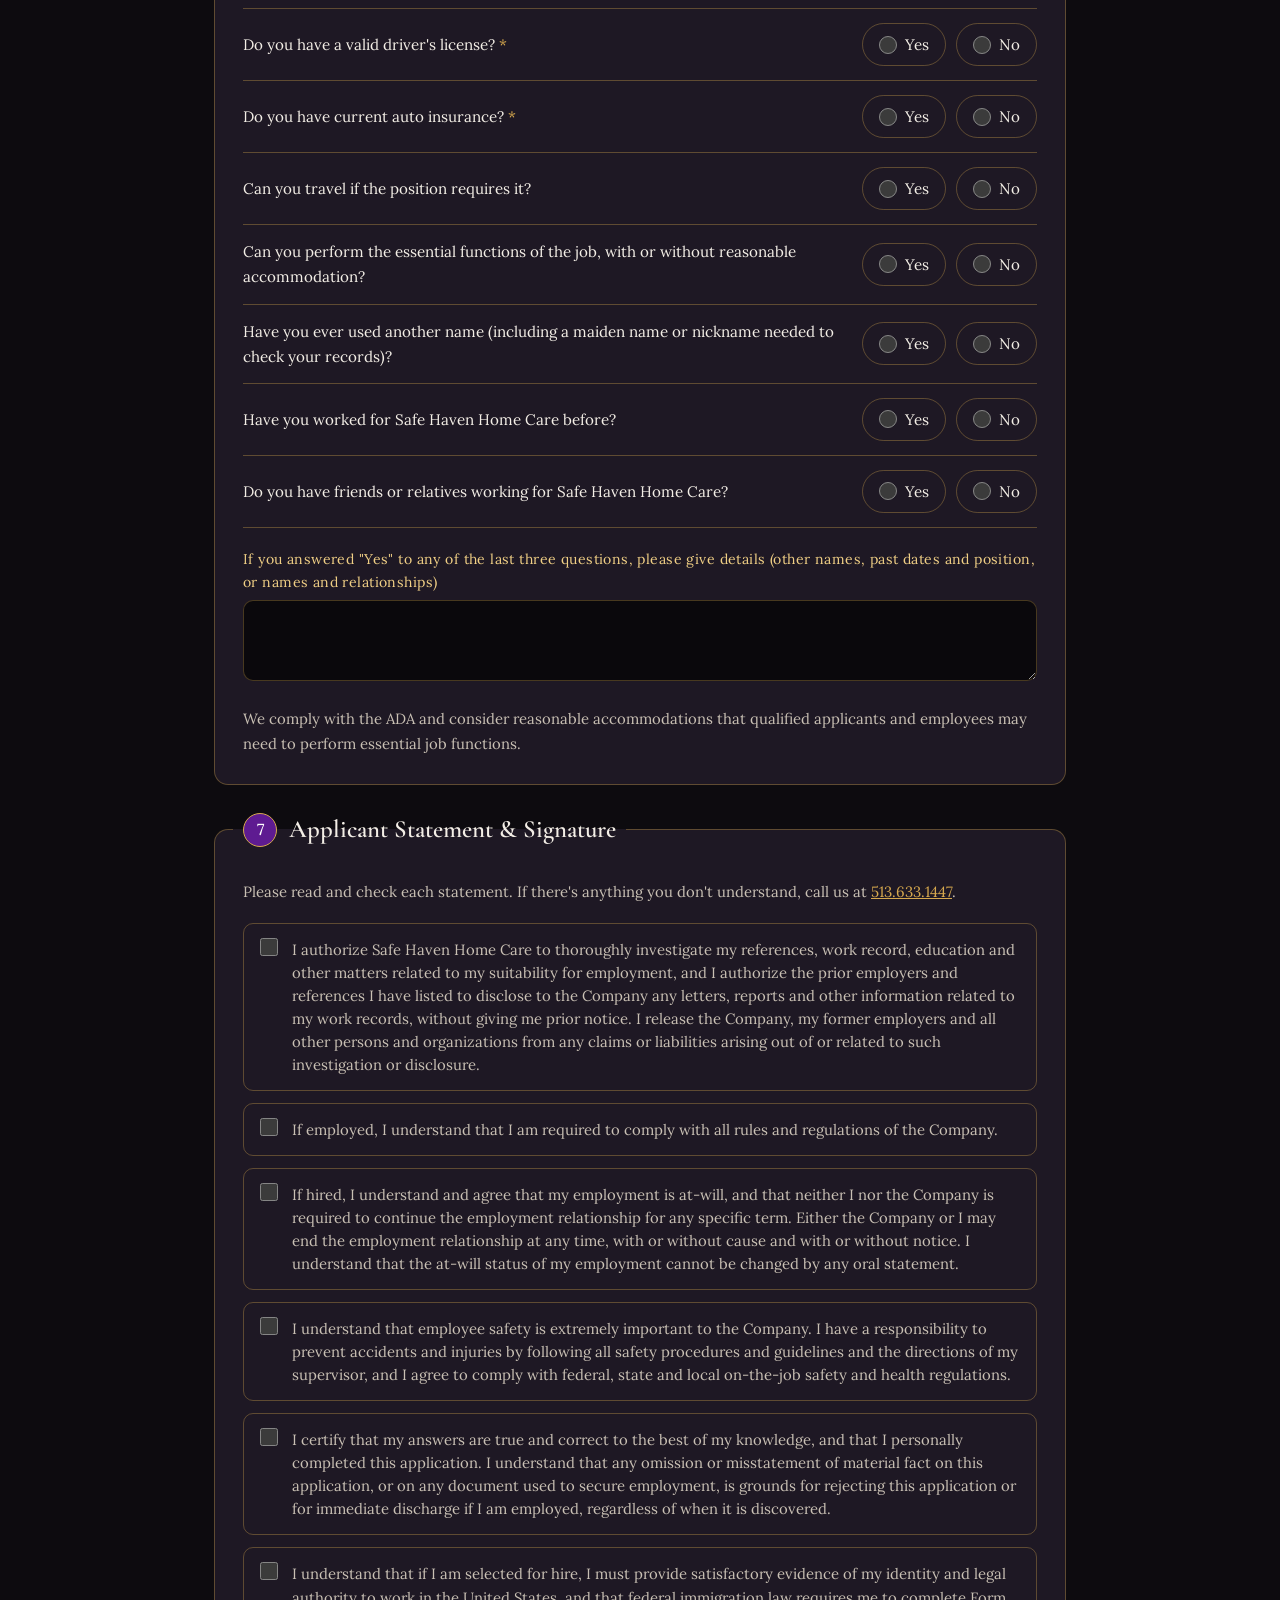
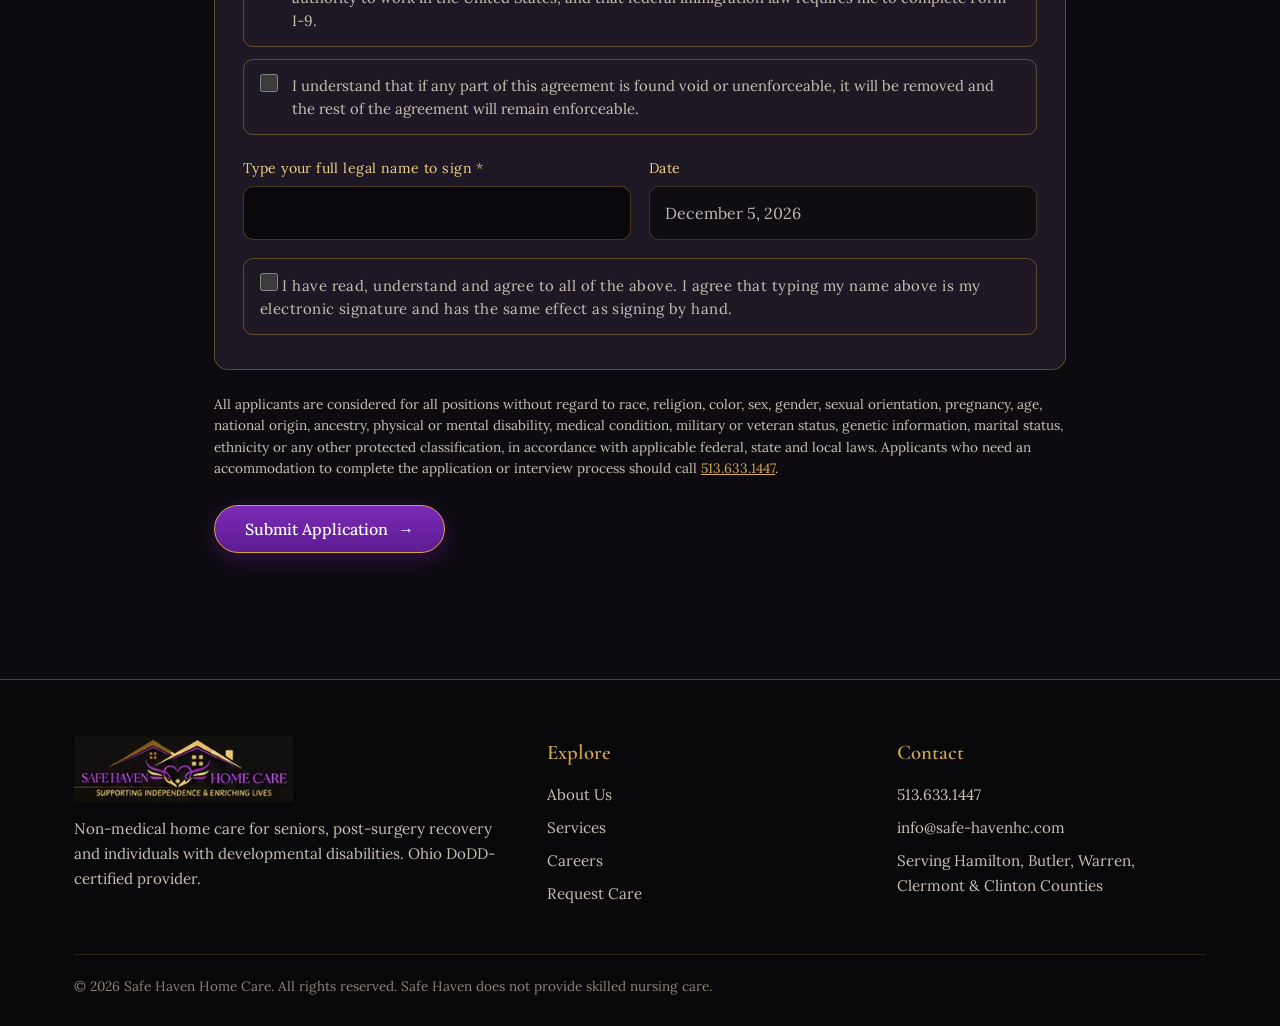
<file: careers.html>
<!doctype html>
<html lang="en">
<head>
  <meta charset="utf-8">
  <meta name="viewport" content="width=device-width, initial-scale=1">
  <title>Careers | Safe Haven Home Care</title>
  <meta name="description" content="Join Safe Haven Home Care. Now hiring caregivers and Direct Support Professionals in Greater Cincinnati, with paid DSP training.">
  <link rel="canonical" href="https://safe-havenhcohio.com/careers.html">
  <meta property="og:title" content="Safe Haven Home Care | Greater Cincinnati">
  <meta property="og:description" content="Compassionate home care that supports independence — for seniors, post-op recovery and individuals with developmental disabilities.">
  <meta property="og:image" content="https://safe-havenhcohio.com/assets/img/hero.jpg">
  <meta property="og:url" content="https://safe-havenhcohio.com/careers.html">
  <link rel="icon" href="/favicon.ico" sizes="any">
  <link rel="icon" type="image/svg+xml" href="/favicon.svg">
  <link rel="apple-touch-icon" href="/apple-touch-icon.png">
  <link rel="preconnect" href="https://fonts.googleapis.com">
  <link rel="preconnect" href="https://fonts.gstatic.com" crossorigin>
  <link href="https://fonts.googleapis.com/css2?family=Cormorant+Garamond:wght@500;600;700&family=Great+Vibes&family=Lora:wght@400;500&display=swap" rel="stylesheet">
  <link rel="stylesheet" href="assets/css/styles.css">
  <link rel="stylesheet" href="assets/css/motion.css">
  <link rel="stylesheet" href="assets/css/theme.css">
  <link rel="stylesheet" href="assets/css/apply.css">
  <script>document.documentElement.classList.add("js");try{if(localStorage.getItem("sh-theme")==="light")document.documentElement.dataset.theme="light"}catch(e){}</script>
</head>
<body>
<a class="skip" href="#main">Skip to content</a>

<svg width="0" height="0" style="position:absolute" aria-hidden="true">
  <symbol id="i-heart" viewBox="0 0 24 24" fill="none" stroke="currentColor" stroke-width="1.6" stroke-linejoin="round"><path d="M12 20.5s-7.5-4.6-7.5-10.2A4.3 4.3 0 0 1 12 7.6a4.3 4.3 0 0 1 7.5 2.7C19.5 15.9 12 20.5 12 20.5z"/></symbol>
  <symbol id="i-shield" viewBox="0 0 24 24" fill="none" stroke="currentColor" stroke-width="1.6" stroke-linejoin="round"><path d="M12 3l7.5 3v5.5c0 4.6-3.2 8.2-7.5 9.5-4.3-1.3-7.5-4.9-7.5-9.5V6L12 3z"/><path d="M8.6 12.2l2.4 2.4 4.4-4.6"/></symbol>
  <symbol id="i-people" viewBox="0 0 24 24" fill="none" stroke="currentColor" stroke-width="1.6"><circle cx="9" cy="8" r="3.2"/><circle cx="16.5" cy="9" r="2.6"/><path d="M3 19.5c0-3.3 2.7-5.5 6-5.5s6 2.2 6 5.5M14.5 14.3c3.3-.6 6.5 1.3 6.5 4.7"/></symbol>
  <symbol id="i-hand" viewBox="0 0 24 24" fill="none" stroke="currentColor" stroke-width="1.6" stroke-linejoin="round"><path d="M12 11.5s-3.8-2.3-3.8-5.1A2.2 2.2 0 0 1 12 5.1a2.2 2.2 0 0 1 3.8 1.3c0 2.8-3.8 5.1-3.8 5.1z"/><path d="M3 15.5l3.5-1.8c1-.5 2.1-.5 3 0l2.7 1.3h3a1.4 1.4 0 0 1 0 2.8H11M15 17.8l4.3-2.2a1.4 1.4 0 0 1 1.6 2.3L15.5 21c-.9.5-2 .6-3 .3L3 18.8"/></symbol>
  <symbol id="i-home" viewBox="0 0 24 24" fill="none" stroke="currentColor" stroke-width="1.6" stroke-linejoin="round"><path d="M3.5 11L12 4l8.5 7M6 9.5V20h12V9.5"/><path d="M12 17.5s-2.8-1.7-2.8-3.7a1.6 1.6 0 0 1 2.8-1 1.6 1.6 0 0 1 2.8 1c0 2-2.8 3.7-2.8 3.7z"/></symbol>
  <symbol id="i-sunrise" viewBox="0 0 24 24" fill="none" stroke="currentColor" stroke-width="1.6" stroke-linecap="round"><path d="M6.5 17a5.5 5.5 0 0 1 11 0M3 20h18M12 4v3M4.6 9.6l2 2M19.4 9.6l-2 2M2.5 17h1.5M20 17h1.5"/></symbol>
  <symbol id="i-badge" viewBox="0 0 24 24" fill="none" stroke="currentColor" stroke-width="1.6" stroke-linejoin="round"><circle cx="12" cy="9" r="5.5"/><path d="M9.6 9.1l1.7 1.7 3.1-3.2M8.3 13.4L7 21l5-2.6 5 2.6-1.3-7.6"/></symbol>
  <symbol id="i-pin" viewBox="0 0 24 24" fill="none" stroke="currentColor" stroke-width="1.6" stroke-linejoin="round"><path d="M12 21s-6.5-5.8-6.5-11a6.5 6.5 0 0 1 13 0c0 5.2-6.5 11-6.5 11z"/><circle cx="12" cy="10" r="2.4"/></symbol>
  <symbol id="i-clock" viewBox="0 0 24 24" fill="none" stroke="currentColor" stroke-width="1.6" stroke-linecap="round"><circle cx="12" cy="12" r="8.5"/><path d="M12 7v5l3.2 2"/></symbol>
  <symbol id="i-car" viewBox="0 0 24 24" fill="none" stroke="currentColor" stroke-width="1.6" stroke-linejoin="round"><path d="M4 16v-4l2-5h12l2 5v4z"/><path d="M4 12h16"/><circle cx="7.5" cy="16.5" r="1.8"/><circle cx="16.5" cy="16.5" r="1.8"/></symbol>
</svg>

<header class="site-header">
  <div class="wrap">
    <a class="logo" href="index.html" aria-label="Safe Haven Home Care — home"><img src="assets/img/logo.png" alt="Safe Haven Home Care — Supporting Independence &amp; Enriching Lives" width="272" height="82"></a>
    <button class="nav-toggle" aria-expanded="false" aria-controls="site-nav" aria-label="Menu">☰</button>
    <nav class="nav" id="site-nav">
      <ul>
        <li><a href="index.html">Home</a></li>
        <li><a href="about.html">About</a></li>
        <li><a href="services.html">Services</a></li>
        <li><a href="careers.html" aria-current="page">Careers</a></li>
        <li><a href="contact.html">Contact</a></li>
      </ul>
    </nav>
    <div class="header-actions">
      <a class="header-phone" href="tel:+15136331447">513.633.1447</a>
      <a class="btn btn-purple header-cta" href="contact.html">Request Care</a>
    </div>
  </div>
</header>

<main id="main">
  <section class="page-hero">
    <div class="wrap">
      <span class="eyebrow lined-l">Careers</span>
      <h1>Make a Difference <span class="gold">Every Day</span></h1>
      <p>We're hiring compassionate, dependable caregivers and Direct Support Professionals (DSPs), and we offer paid training for every DSP on our team. We serve Hamilton, Butler, Warren, Clermont and Clinton Counties.</p>
    </div>
  </section>

  <section class="band band-dark">
    <div class="wrap split">
      <div>
        <h2>Why Work <span class="gold">With Us</span></h2>
        <ul class="checks">
          <li>Flexible scheduling: full-time, part-time and weekends</li>
          <li>Competitive pay</li>
          <li><strong>Paid DSP training</strong> for everyone on our team</li>
          <li>Ongoing support and continuing education</li>
          <li>Consistent clients so you can build real relationships</li>
          <li>A local team that values and respects caregivers</li>
        </ul>
        <h3 style="margin-top:28px">Who We're Looking For</h3>
        <ul class="checks">
          <li>Direct Support Professionals (DSPs) for DoDD waiver services. New to the field? We offer paid training</li>
          <li>DSPs with Med 1 and Med 2 certification</li>
          <li>Personal Care Aides, STNAs and Home Health Aides</li>
          <li>Companion Caregivers for seniors and post-surgery clients</li>
          <li>House Leads to support and guide our DSP teams</li>
          <li>Office Administrators and Office Managers</li>
          <li>Reliable transportation and a caring heart</li>
        </ul>
      </div>
      <div class="panel">
        <h3>Apply in 3 Easy Steps</h3>
        <ol class="apply-steps">
          <li><strong>Fill out the online application below.</strong> It takes about 10 minutes, and works on your phone.</li>
          <li><strong>We'll call you within 24–48 hours</strong> to talk about the role and set up an interview.</li>
          <li><strong>Interview and paid training.</strong> No experience? No problem. We'll train you.</li>
        </ol>
        <div class="btn-row">
          <a class="btn btn-purple" href="#apply">Start Your Application</a>
        </div>
        <p class="apply-alt">Prefer paper? <a href="assets/docs/Safe-Haven-Employment-Application.pdf" target="_blank" rel="noopener">Download the printable application (PDF)</a>, then email it to <a href="mailto:info@safe-havenhc.com">info@safe-havenhc.com</a>. Questions? Call <a href="tel:+15136331447">513.633.1447</a>.</p>
      </div>
    </div>
  </section>

  <section class="band apply-band" id="apply">
    <div class="wrap apply-wrap">
      <div class="center">
        <span class="eyebrow lined">Employment Application</span>
        <h2>Apply <span class="gold">Online</span></h2>
        <p class="muted">Fields marked <span class="req" aria-hidden="true">*</span> are required. Everything else is optional, so share what you can.</p>
      </div>

      <form class="app-form" id="application" action="https://api.web3forms.com/submit" method="POST" data-ajax>
        <input type="hidden" name="access_key" value="9c87d45f-20a8-4b9b-949e-5074ef9c48b7">
        <input type="hidden" name="subject" value="New employment application - safe-havenhcohio.com">
        <input type="hidden" name="from_name" value="Safe Haven Website">
        <input type="checkbox" name="botcheck" tabindex="-1" autocomplete="off" aria-hidden="true" style="display:none">

        <div class="form-letterhead">
          <img src="assets/img/logo-mark.svg" alt="Safe Haven Home Care" width="702" height="179">
          <p class="lh-tag">Supporting Independence &amp; Enriching Lives</p>
          <p class="lh-title">Employment Application</p>
        </div>

        <!-- 1. About you -->
        <fieldset class="app-step">
          <legend><span class="step-num">1</span> About You</legend>
          <div class="form">
            <div class="full"><label for="ap-position">Position applying for <span class="req">*</span></label>
              <select id="ap-position" name="Position" required>
                <option value="">Choose a position…</option>
                <optgroup label="Direct care">
                  <option>Direct Support Professional (DSP)</option>
                  <option>DSP with Med 1 / Med 2 certification</option>
                  <option>House Lead</option>
                  <option>Personal Care Aide / STNA / HHA</option>
                  <option>Companion Caregiver</option>
                </optgroup>
                <optgroup label="Office">
                  <option>Office Administrator</option>
                  <option>Office Manager</option>
                </optgroup>
                <option value="Other">Other (tell us which position)</option>
              </select></div>
            <div class="full" id="ap-position-other-wrap" hidden><label for="ap-position-other">Which position are you applying for? <span class="req">*</span></label><input id="ap-position-other" name="Other position"></div>
            <div><label for="ap-first">First name <span class="req">*</span></label><input id="ap-first" name="First name" required autocomplete="given-name"></div>
            <div><label for="ap-last">Last name <span class="req">*</span></label><input id="ap-last" name="Last name" required autocomplete="family-name"></div>
            <div><label for="ap-middle">Middle name</label><input id="ap-middle" name="Middle name" autocomplete="additional-name"></div>
            <div><label for="ap-email">Email <span class="req">*</span></label><input id="ap-email" name="email" type="email" required autocomplete="email"></div>
            <div><label for="ap-phone">Main phone <span class="req">*</span></label><input id="ap-phone" name="Main phone" type="tel" required autocomplete="tel"></div>
            <div><label for="ap-phone2">Alternate phone</label><input id="ap-phone2" name="Alternate phone" type="tel"></div>
            <div class="full"><label for="ap-street">Street address</label><input id="ap-street" name="Street address" autocomplete="street-address"></div>
            <div><label for="ap-city">City <span class="req">*</span></label><input id="ap-city" name="City" required autocomplete="address-level2"></div>
            <div class="two-up">
              <div><label for="ap-state">State</label><input id="ap-state" name="State" value="OH" autocomplete="address-level1"></div>
              <div><label for="ap-zip">ZIP code</label><input id="ap-zip" name="ZIP" inputmode="numeric" autocomplete="postal-code"></div>
            </div>
          </div>
        </fieldset>

        <!-- 2. Certifications -->
        <fieldset class="app-step">
          <legend><span class="step-num">2</span> Certifications &amp; Skills</legend>
          <p class="hint">Check any you currently have. None yet? That's okay, because we offer paid training.</p>
          <div class="choice-grid">
            <label class="choice"><input type="checkbox" name="Certifications" value="CPR / First Aid"> CPR / First Aid</label>
            <label class="choice"><input type="checkbox" name="Certifications" value="Med 1"> Medication Administration: Med 1</label>
            <label class="choice"><input type="checkbox" name="Certifications" value="Med 2"> Medication Administration: Med 2</label>
            <label class="choice"><input type="checkbox" name="Certifications" value="DODD DSP training"> Ohio DODD DSP training</label>
            <label class="choice"><input type="checkbox" name="Certifications" value="STNA"> STNA</label>
            <label class="choice"><input type="checkbox" name="Certifications" value="HHA"> Home Health Aide (HHA)</label>
          </div>
          <div class="form">
            <div class="full"><label for="ap-skills">Other experience, job-related skills, languages or qualifications</label><textarea id="ap-skills" name="Other experience and skills" rows="3"></textarea></div>
          </div>
        </fieldset>

        <!-- 3. Work history -->
        <fieldset class="app-step">
          <legend><span class="step-num">3</span> Work History</legend>
          <p class="hint">Start with your current or most recent job. New to the workforce? Leave this blank.</p>
          <div id="employers"></div>
          <button type="button" class="btn btn-outline btn-small" id="add-employer">+ Add another employer</button>
          <div class="form app-gap">
            <div class="full">
              <span class="q">Have you ever been involuntarily terminated or asked to resign from any job?</span>
              <div class="yn"><label><input type="radio" name="Ever terminated or asked to resign" value="Yes"> Yes</label><label><input type="radio" name="Ever terminated or asked to resign" value="No"> No</label></div>
            </div>
            <div class="full"><label for="ap-term">If yes, please explain</label><textarea id="ap-term" name="Termination explanation" rows="2"></textarea></div>
            <div class="full"><label for="ap-gaps">Please explain any gaps in your employment history</label><textarea id="ap-gaps" name="Employment gaps" rows="2"></textarea></div>
          </div>
        </fieldset>

        <!-- 4. Education -->
        <fieldset class="app-step">
          <legend><span class="step-num">4</span> Education</legend>
          <div class="form">
            <div><label for="ap-edu">Highest level completed</label>
              <select id="ap-edu" name="Highest education">
                <option value="">Choose…</option>
                <option>Some high school</option>
                <option>High school diploma / GED</option>
                <option>Trade or vocational school</option>
                <option>Some college</option>
                <option>Associate degree</option>
                <option>Bachelor's degree</option>
                <option>Graduate / professional degree</option>
              </select></div>
            <div><label for="ap-school">School name</label><input id="ap-school" name="School name"></div>
            <div class="full"><label for="ap-edu-more">Area of study, other schools, or specialized training</label><textarea id="ap-edu-more" name="Education details" rows="2"></textarea></div>
          </div>
        </fieldset>

        <!-- 5. References -->
        <fieldset class="app-step">
          <legend><span class="step-num">5</span> References</legend>
          <p class="hint">Three professional or personal references who know you well (not relatives, if possible).</p>
          <div class="ref-grid">
            <div class="ref"><span class="ref-num">Reference 1</span>
              <input name="Reference 1 - Name and title" aria-label="Reference 1 name and title" placeholder="Name and title">
              <input name="Reference 1 - Relationship" aria-label="Reference 1 relationship" placeholder="Relationship">
              <input name="Reference 1 - Phone or email" aria-label="Reference 1 phone or email" placeholder="Phone or email"></div>
            <div class="ref"><span class="ref-num">Reference 2</span>
              <input name="Reference 2 - Name and title" aria-label="Reference 2 name and title" placeholder="Name and title">
              <input name="Reference 2 - Relationship" aria-label="Reference 2 relationship" placeholder="Relationship">
              <input name="Reference 2 - Phone or email" aria-label="Reference 2 phone or email" placeholder="Phone or email"></div>
            <div class="ref"><span class="ref-num">Reference 3</span>
              <input name="Reference 3 - Name and title" aria-label="Reference 3 name and title" placeholder="Name and title">
              <input name="Reference 3 - Relationship" aria-label="Reference 3 relationship" placeholder="Relationship">
              <input name="Reference 3 - Phone or email" aria-label="Reference 3 phone or email" placeholder="Phone or email"></div>
          </div>
        </fieldset>

        <!-- 6. Availability & general -->
        <fieldset class="app-step">
          <legend><span class="step-num">6</span> Availability &amp; General Information</legend>
          <div class="form">
            <div><label for="ap-start">Date available to start</label><input id="ap-start" name="Available start date" type="date"></div>
            <div><label for="ap-pay">Minimum pay required (per hour)</label><input id="ap-pay" name="Minimum hourly pay" inputmode="decimal" placeholder="$"></div>
            <div class="full">
              <span class="q">Days available to work</span>
              <div class="chips">
                <label><input type="checkbox" name="Days available" value="Mon"> Mon</label><label><input type="checkbox" name="Days available" value="Tue"> Tue</label><label><input type="checkbox" name="Days available" value="Wed"> Wed</label><label><input type="checkbox" name="Days available" value="Thu"> Thu</label><label><input type="checkbox" name="Days available" value="Fri"> Fri</label><label><input type="checkbox" name="Days available" value="Sat"> Sat</label><label><input type="checkbox" name="Days available" value="Sun"> Sun</label>
              </div>
            </div>
            <div class="full"><label for="ap-hours">Hours available (for example, "weekdays 8am–4pm, any weekend shift")</label><input id="ap-hours" name="Hours available"></div>
            <div class="full">
              <span class="q">Available to work</span>
              <div class="chips">
                <label><input type="checkbox" name="Work type" value="Full-time"> Full-time</label><label><input type="checkbox" name="Work type" value="Part-time"> Part-time</label><label><input type="checkbox" name="Work type" value="Shift work"> Shift work</label><label><input type="checkbox" name="Work type" value="Temporary"> Temporary</label>
              </div>
            </div>
          </div>

          <ul class="yn-list">
            <li><span class="q">Are you at least 18 years old? <span class="req">*</span></span>
              <div class="yn"><label><input type="radio" name="At least 18" value="Yes" required> Yes</label><label><input type="radio" name="At least 18" value="No"> No</label></div></li>
            <li><span class="q">If hired, can you show proof of your identity and legal right to work in the U.S.? <span class="req">*</span></span>
              <div class="yn"><label><input type="radio" name="Legal right to work" value="Yes" required> Yes</label><label><input type="radio" name="Legal right to work" value="No"> No</label></div></li>
            <li><span class="q">Do you have reliable transportation to and from work? <span class="req">*</span></span>
              <div class="yn"><label><input type="radio" name="Reliable transportation" value="Yes" required> Yes</label><label><input type="radio" name="Reliable transportation" value="No"> No</label></div></li>
            <li><span class="q">Do you have a valid driver's license? <span class="req">*</span></span>
              <div class="yn"><label><input type="radio" name="Valid driver's license" value="Yes" required> Yes</label><label><input type="radio" name="Valid driver's license" value="No"> No</label></div></li>
            <li><span class="q">Do you have current auto insurance? <span class="req">*</span></span>
              <div class="yn"><label><input type="radio" name="Current auto insurance" value="Yes" required> Yes</label><label><input type="radio" name="Current auto insurance" value="No"> No</label></div></li>
            <li><span class="q">Can you travel if the position requires it?</span>
              <div class="yn"><label><input type="radio" name="Can travel" value="Yes"> Yes</label><label><input type="radio" name="Can travel" value="No"> No</label></div></li>
            <li><span class="q">Can you perform the essential functions of the job, with or without reasonable accommodation?</span>
              <div class="yn"><label><input type="radio" name="Can perform essential functions" value="Yes"> Yes</label><label><input type="radio" name="Can perform essential functions" value="No"> No</label></div></li>
            <li><span class="q">Have you ever used another name (including a maiden name or nickname needed to check your records)?</span>
              <div class="yn"><label><input type="radio" name="Used another name" value="Yes"> Yes</label><label><input type="radio" name="Used another name" value="No"> No</label></div></li>
            <li><span class="q">Have you worked for Safe Haven Home Care before?</span>
              <div class="yn"><label><input type="radio" name="Worked here before" value="Yes"> Yes</label><label><input type="radio" name="Worked here before" value="No"> No</label></div></li>
            <li><span class="q">Do you have friends or relatives working for Safe Haven Home Care?</span>
              <div class="yn"><label><input type="radio" name="Friends or relatives work here" value="Yes"> Yes</label><label><input type="radio" name="Friends or relatives work here" value="No"> No</label></div></li>
          </ul>
          <div class="form">
            <div class="full"><label for="ap-yes-details">If you answered "Yes" to any of the last three questions, please give details (other names, past dates and position, or names and relationships)</label><textarea id="ap-yes-details" name="Details for yes answers" rows="2"></textarea></div>
          </div>
          <p class="hint">We comply with the ADA and consider reasonable accommodations that qualified applicants and employees may need to perform essential job functions.</p>
        </fieldset>

        <!-- 7. Agreement & signature -->
        <fieldset class="app-step">
          <legend><span class="step-num">7</span> Applicant Statement &amp; Signature</legend>
          <p class="hint">Please read and check each statement. If there's anything you don't understand, call us at <a href="tel:+15136331447">513.633.1447</a>.</p>
          <div class="agree-list">
            <label class="agree"><input type="checkbox" name="Agreed - Background and reference check" value="Agreed" required> <span>I authorize Safe Haven Home Care to thoroughly investigate my references, work record, education and other matters related to my suitability for employment, and I authorize the prior employers and references I have listed to disclose to the Company any letters, reports and other information related to my work records, without giving me prior notice. I release the Company, my former employers and all other persons and organizations from any claims or liabilities arising out of or related to such investigation or disclosure.</span></label>
            <label class="agree"><input type="checkbox" name="Agreed - Company rules" value="Agreed" required> <span>If employed, I understand that I am required to comply with all rules and regulations of the Company.</span></label>
            <label class="agree"><input type="checkbox" name="Agreed - At-will employment" value="Agreed" required> <span>If hired, I understand and agree that my employment is at-will, and that neither I nor the Company is required to continue the employment relationship for any specific term. Either the Company or I may end the employment relationship at any time, with or without cause and with or without notice. I understand that the at-will status of my employment cannot be changed by any oral statement.</span></label>
            <label class="agree"><input type="checkbox" name="Agreed - Safety" value="Agreed" required> <span>I understand that employee safety is extremely important to the Company. I have a responsibility to prevent accidents and injuries by following all safety procedures and guidelines and the directions of my supervisor, and I agree to comply with federal, state and local on-the-job safety and health regulations.</span></label>
            <label class="agree"><input type="checkbox" name="Agreed - Truthful answers" value="Agreed" required> <span>I certify that my answers are true and correct to the best of my knowledge, and that I personally completed this application. I understand that any omission or misstatement of material fact on this application, or on any document used to secure employment, is grounds for rejecting this application or for immediate discharge if I am employed, regardless of when it is discovered.</span></label>
            <label class="agree"><input type="checkbox" name="Agreed - Identity and I-9" value="Agreed" required> <span>I understand that if I am selected for hire, I must provide satisfactory evidence of my identity and legal authority to work in the United States, and that federal immigration law requires me to complete Form I-9.</span></label>
            <label class="agree"><input type="checkbox" name="Agreed - Severability" value="Agreed" required> <span>I understand that if any part of this agreement is found void or unenforceable, it will be removed and the rest of the agreement will remain enforceable.</span></label>
          </div>
          <div class="form app-gap">
            <div><label for="ap-sign">Type your full legal name to sign <span class="req">*</span></label><input id="ap-sign" name="Electronic signature" required autocomplete="name"></div>
            <div><label for="ap-date">Date</label><input id="ap-date" name="Date signed" readonly></div>
            <label class="agree full"><input type="checkbox" name="Agreed - Electronic signature" value="Agreed" required> <span>I have read, understand and agree to all of the above. I agree that typing my name above is my electronic signature and has the same effect as signing by hand.</span></label>
          </div>
        </fieldset>

        <p class="eeo">All applicants are considered for all positions without regard to race, religion, color, sex, gender, sexual orientation, pregnancy, age, national origin, ancestry, physical or mental disability, medical condition, military or veteran status, genetic information, marital status, ethnicity or any other protected classification, in accordance with applicable federal, state and local laws. Applicants who need an accommodation to complete the application or interview process should call <a href="tel:+15136331447">513.633.1447</a>.</p>

        <div class="app-submit">
          <button class="btn btn-purple" type="submit">Submit Application</button>
          <p class="form-status" role="status" aria-live="polite"></p>
        </div>
      </form>

      <template id="employer-tpl">
        <div class="employer" data-n="{n}">
          <div class="employer-head"><span class="ref-num">Employer {n}</span><button type="button" class="link-btn remove-employer" aria-label="Remove employer {n}">Remove</button></div>
          <div class="form">
            <div><label for="emp{n}-name">Employer name</label><input id="emp{n}-name" name="Employer {n} - Name"></div>
            <div><label for="emp{n}-title">Job title</label><input id="emp{n}-title" name="Employer {n} - Job title"></div>
            <div><label for="emp{n}-sup">Supervisor</label><input id="emp{n}-sup" name="Employer {n} - Supervisor"></div>
            <div><label for="emp{n}-phone">Phone</label><input id="emp{n}-phone" name="Employer {n} - Phone" type="tel"></div>
            <div class="full"><label for="emp{n}-addr">Address</label><input id="emp{n}-addr" name="Employer {n} - Address"></div>
            <div class="two-up">
              <div><label for="emp{n}-from">From</label><input id="emp{n}-from" name="Employer {n} - From" type="month"></div>
              <div><label for="emp{n}-to">To</label><input id="emp{n}-to" name="Employer {n} - To" type="month"></div>
            </div>
            <div>
              <span class="q">May we contact this employer?</span>
              <div class="yn"><label><input type="radio" name="Employer {n} - May we contact" value="Yes"> Yes</label><label><input type="radio" name="Employer {n} - May we contact" value="No"> No</label></div>
            </div>
            <div class="full"><label for="emp{n}-duties">Duties</label><textarea id="emp{n}-duties" name="Employer {n} - Duties" rows="2"></textarea></div>
            <div class="full"><label for="emp{n}-why">Reason for leaving</label><input id="emp{n}-why" name="Employer {n} - Reason for leaving"></div>
          </div>
        </div>
      </template>
    </div>
  </section>
</main>

<footer class="site-footer">
  <div class="wrap">
    <div class="footer-grid">
      <div>
        <img src="assets/img/logo.png" alt="Safe Haven Home Care" width="220" height="66" style="height:66px;width:auto;margin-bottom:14px">
        <p class="muted">Non-medical home care for seniors, post-surgery recovery and individuals with developmental disabilities. Ohio DoDD-certified provider.</p>
      </div>
      <div>
        <h4>Explore</h4>
        <ul>
          <li><a href="about.html">About Us</a></li>
          <li><a href="services.html">Services</a></li>
          <li><a href="careers.html">Careers</a></li>
          <li><a href="contact.html">Request Care</a></li>
        </ul>
      </div>
      <div>
        <h4>Contact</h4>
        <ul>
          <li><a href="tel:+15136331447">513.633.1447</a></li>
          <li><a href="mailto:info@safe-havenhc.com">info@safe-havenhc.com</a></li>
          <li class="muted">Serving Hamilton, Butler, Warren, Clermont &amp; Clinton Counties</li>
        </ul>
      </div>
    </div>
    <div class="footer-bottom">
      <span>© <span data-year>2026</span> Safe Haven Home Care. All rights reserved. Safe Haven does not provide skilled nursing care.</span>

    </div>
  </div>
</footer>
<script src="assets/js/theme.js"></script>
<script src="assets/js/main.js?v=20261021b"></script>
<script src="assets/js/apply.js?v=20261021b"></script>
<script src="assets/js/motion.js"></script>
</body>
</html>
</file>
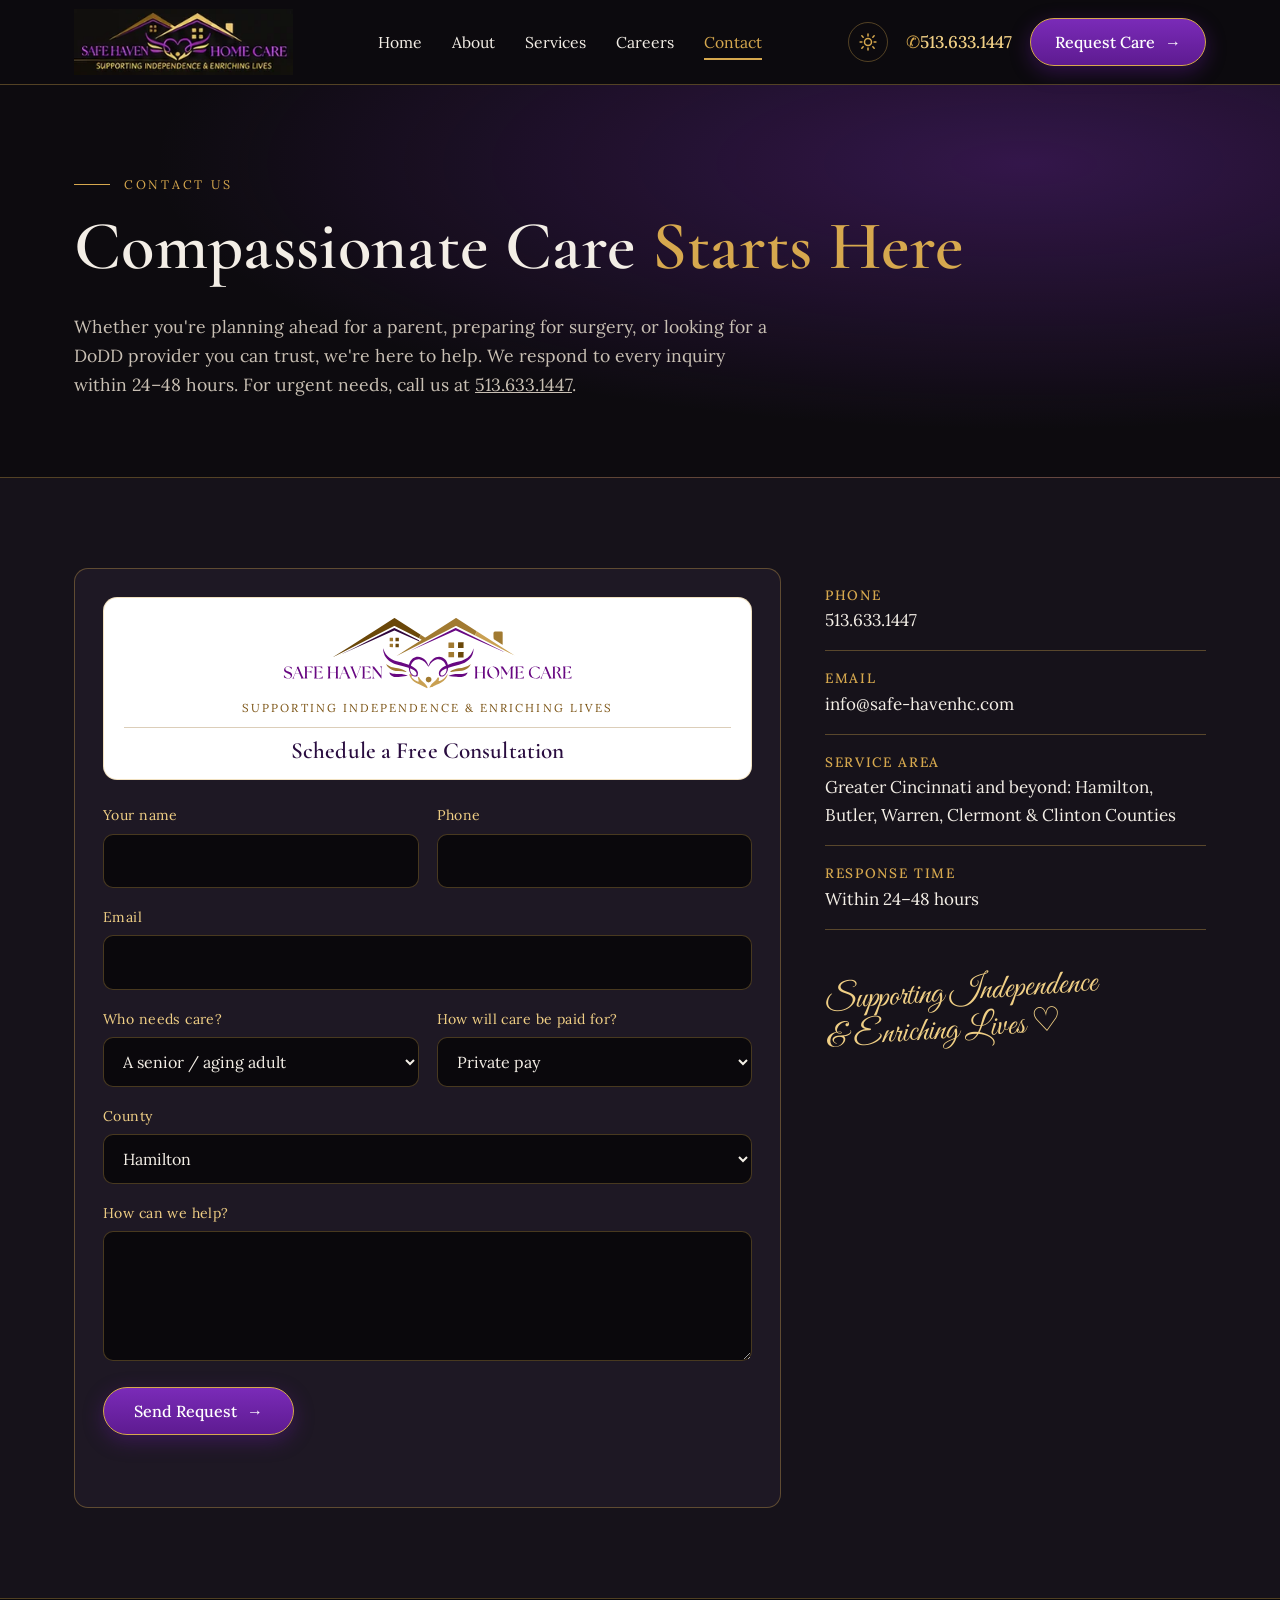
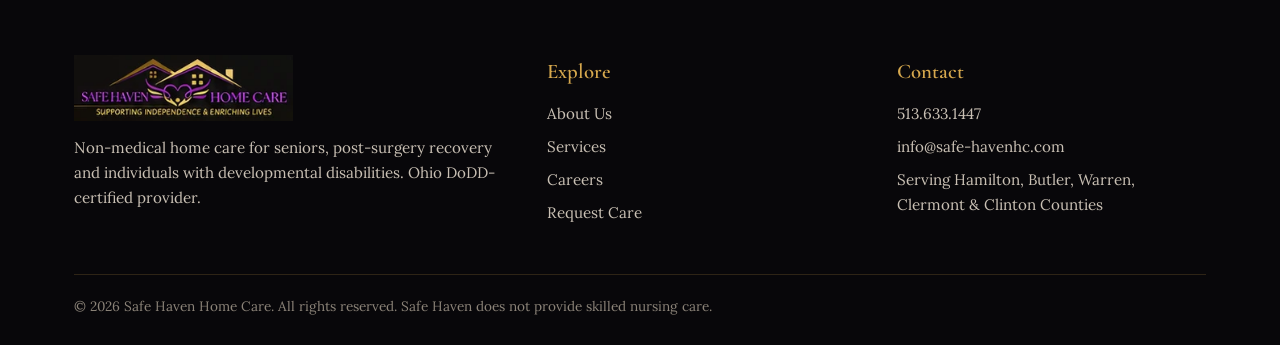
<file: contact.html>
<!doctype html>
<html lang="en">
<head>
  <meta charset="utf-8">
  <meta name="viewport" content="width=device-width, initial-scale=1">
  <title>Contact Us | Safe Haven Home Care</title>
  <meta name="description" content="Schedule a free home care consultation with Safe Haven Home Care, serving Hamilton, Butler, Warren, Clermont and Clinton Counties.">
  <link rel="canonical" href="https://safe-havenhcohio.com/contact.html">
  <meta property="og:title" content="Safe Haven Home Care | Greater Cincinnati">
  <meta property="og:description" content="Compassionate home care that supports independence — for seniors, post-op recovery and individuals with developmental disabilities.">
  <meta property="og:image" content="https://safe-havenhcohio.com/assets/img/hero.jpg">
  <meta property="og:url" content="https://safe-havenhcohio.com/contact.html">
  <link rel="icon" href="/favicon.ico" sizes="any">
  <link rel="icon" type="image/svg+xml" href="/favicon.svg">
  <link rel="apple-touch-icon" href="/apple-touch-icon.png">
  <link rel="preconnect" href="https://fonts.googleapis.com">
  <link rel="preconnect" href="https://fonts.gstatic.com" crossorigin>
  <link href="https://fonts.googleapis.com/css2?family=Cormorant+Garamond:wght@500;600;700&family=Great+Vibes&family=Lora:wght@400;500&display=swap" rel="stylesheet">
  <link rel="stylesheet" href="assets/css/styles.css">
  <link rel="stylesheet" href="assets/css/motion.css">
  <link rel="stylesheet" href="assets/css/theme.css">
  <script>document.documentElement.classList.add("js");try{if(localStorage.getItem("sh-theme")==="light")document.documentElement.dataset.theme="light"}catch(e){}</script>
</head>
<body>
<a class="skip" href="#main">Skip to content</a>

<svg width="0" height="0" style="position:absolute" aria-hidden="true">
  <symbol id="i-heart" viewBox="0 0 24 24" fill="none" stroke="currentColor" stroke-width="1.6" stroke-linejoin="round"><path d="M12 20.5s-7.5-4.6-7.5-10.2A4.3 4.3 0 0 1 12 7.6a4.3 4.3 0 0 1 7.5 2.7C19.5 15.9 12 20.5 12 20.5z"/></symbol>
  <symbol id="i-shield" viewBox="0 0 24 24" fill="none" stroke="currentColor" stroke-width="1.6" stroke-linejoin="round"><path d="M12 3l7.5 3v5.5c0 4.6-3.2 8.2-7.5 9.5-4.3-1.3-7.5-4.9-7.5-9.5V6L12 3z"/><path d="M8.6 12.2l2.4 2.4 4.4-4.6"/></symbol>
  <symbol id="i-people" viewBox="0 0 24 24" fill="none" stroke="currentColor" stroke-width="1.6"><circle cx="9" cy="8" r="3.2"/><circle cx="16.5" cy="9" r="2.6"/><path d="M3 19.5c0-3.3 2.7-5.5 6-5.5s6 2.2 6 5.5M14.5 14.3c3.3-.6 6.5 1.3 6.5 4.7"/></symbol>
  <symbol id="i-hand" viewBox="0 0 24 24" fill="none" stroke="currentColor" stroke-width="1.6" stroke-linejoin="round"><path d="M12 11.5s-3.8-2.3-3.8-5.1A2.2 2.2 0 0 1 12 5.1a2.2 2.2 0 0 1 3.8 1.3c0 2.8-3.8 5.1-3.8 5.1z"/><path d="M3 15.5l3.5-1.8c1-.5 2.1-.5 3 0l2.7 1.3h3a1.4 1.4 0 0 1 0 2.8H11M15 17.8l4.3-2.2a1.4 1.4 0 0 1 1.6 2.3L15.5 21c-.9.5-2 .6-3 .3L3 18.8"/></symbol>
  <symbol id="i-home" viewBox="0 0 24 24" fill="none" stroke="currentColor" stroke-width="1.6" stroke-linejoin="round"><path d="M3.5 11L12 4l8.5 7M6 9.5V20h12V9.5"/><path d="M12 17.5s-2.8-1.7-2.8-3.7a1.6 1.6 0 0 1 2.8-1 1.6 1.6 0 0 1 2.8 1c0 2-2.8 3.7-2.8 3.7z"/></symbol>
  <symbol id="i-sunrise" viewBox="0 0 24 24" fill="none" stroke="currentColor" stroke-width="1.6" stroke-linecap="round"><path d="M6.5 17a5.5 5.5 0 0 1 11 0M3 20h18M12 4v3M4.6 9.6l2 2M19.4 9.6l-2 2M2.5 17h1.5M20 17h1.5"/></symbol>
  <symbol id="i-badge" viewBox="0 0 24 24" fill="none" stroke="currentColor" stroke-width="1.6" stroke-linejoin="round"><circle cx="12" cy="9" r="5.5"/><path d="M9.6 9.1l1.7 1.7 3.1-3.2M8.3 13.4L7 21l5-2.6 5 2.6-1.3-7.6"/></symbol>
  <symbol id="i-pin" viewBox="0 0 24 24" fill="none" stroke="currentColor" stroke-width="1.6" stroke-linejoin="round"><path d="M12 21s-6.5-5.8-6.5-11a6.5 6.5 0 0 1 13 0c0 5.2-6.5 11-6.5 11z"/><circle cx="12" cy="10" r="2.4"/></symbol>
  <symbol id="i-clock" viewBox="0 0 24 24" fill="none" stroke="currentColor" stroke-width="1.6" stroke-linecap="round"><circle cx="12" cy="12" r="8.5"/><path d="M12 7v5l3.2 2"/></symbol>
  <symbol id="i-car" viewBox="0 0 24 24" fill="none" stroke="currentColor" stroke-width="1.6" stroke-linejoin="round"><path d="M4 16v-4l2-5h12l2 5v4z"/><path d="M4 12h16"/><circle cx="7.5" cy="16.5" r="1.8"/><circle cx="16.5" cy="16.5" r="1.8"/></symbol>
</svg>

<header class="site-header">
  <div class="wrap">
    <a class="logo" href="index.html" aria-label="Safe Haven Home Care — home"><img src="assets/img/logo.png" alt="Safe Haven Home Care — Supporting Independence &amp; Enriching Lives" width="272" height="82"></a>
    <button class="nav-toggle" aria-expanded="false" aria-controls="site-nav" aria-label="Menu">☰</button>
    <nav class="nav" id="site-nav">
      <ul>
        <li><a href="index.html">Home</a></li>
        <li><a href="about.html">About</a></li>
        <li><a href="services.html">Services</a></li>
        <li><a href="careers.html">Careers</a></li>
        <li><a href="contact.html" aria-current="page">Contact</a></li>
      </ul>
    </nav>
    <div class="header-actions">
      <a class="header-phone" href="tel:+15136331447">513.633.1447</a>
      <a class="btn btn-purple header-cta" href="contact.html">Request Care</a>
    </div>
  </div>
</header>

<main id="main">
  <section class="page-hero">
    <div class="wrap">
      <span class="eyebrow lined-l">Contact Us</span>
      <h1>Compassionate Care <span class="gold">Starts Here</span></h1>
      <p>Whether you're planning ahead for a parent, preparing for surgery, or looking for a DoDD provider you can trust, we're here to help. We respond to every inquiry within 24–48 hours. For urgent needs, call us at <a href="tel:+15136331447">513.633.1447</a>.</p>
    </div>
  </section>

  <section class="band band-dark">
    <div class="wrap contact-grid">
      <div class="panel">
        <div class="form-letterhead">
          <img src="assets/img/logo-mark.svg" alt="Safe Haven Home Care" width="702" height="179">
          <p class="lh-tag">Supporting Independence &amp; Enriching Lives</p>
          <h2 class="lh-title">Schedule a Free Consultation</h2>
        </div>
        <form class="form" action="https://api.web3forms.com/submit" method="POST" data-ajax>
          <input type="hidden" name="access_key" value="9c87d45f-20a8-4b9b-949e-5074ef9c48b7">
          <input type="hidden" name="subject" value="New care request - safe-havenhcohio.com">
          <input type="hidden" name="from_name" value="Safe Haven Website">
          <input type="checkbox" name="botcheck" tabindex="-1" autocomplete="off" aria-hidden="true" style="display:none">
          <div><label for="c-name">Your name</label><input id="c-name" name="name" required autocomplete="name"></div>
          <div><label for="c-phone">Phone</label><input id="c-phone" name="phone" type="tel" required autocomplete="tel"></div>
          <div class="full"><label for="c-email">Email</label><input id="c-email" name="email" type="email" required autocomplete="email"></div>
          <div><label for="c-who">Who needs care?</label>
            <select id="c-who" name="care_type"><option>A senior / aging adult</option><option>Someone recovering from surgery or a hospital stay</option><option>An individual with a developmental disability</option><option>Not sure yet</option></select></div>
          <div><label for="c-pay">How will care be paid for?</label>
            <select id="c-pay" name="payment"><option>Private pay</option><option>Ohio DoDD waiver (IO, Level One, SELF)</option><option>Long-term care insurance</option><option>Not sure yet</option></select></div>
          <div class="full"><label for="c-county">County</label>
            <select id="c-county" name="county"><option>Hamilton</option><option>Butler</option><option>Warren</option><option>Clermont</option><option>Clinton</option><option>Other</option></select></div>
          <div class="full"><label for="c-msg">How can we help?</label><textarea id="c-msg" name="message"></textarea></div>
          <div class="full"><button class="btn btn-purple" type="submit">Send Request</button></div>
          <p class="form-status" role="status"></p>
        </form>
      </div>
      <div>
        <ul class="info-list">
          <li><strong>Phone</strong><a href="tel:+15136331447">513.633.1447</a></li>
          <li><strong>Email</strong><a href="mailto:info@safe-havenhc.com">info@safe-havenhc.com</a></li>
          <li><strong>Service Area</strong>Greater Cincinnati and beyond: Hamilton, Butler, Warren, Clermont &amp; Clinton Counties</li>
          <li><strong>Response Time</strong>Within 24–48 hours</li>
        </ul>
        <p class="script-note" style="margin-top:40px;transform:rotate(-4deg)">Supporting Independence<br>&amp; Enriching Lives ♡</p>
      </div>
    </div>
  </section>
</main>

<footer class="site-footer">
  <div class="wrap">
    <div class="footer-grid">
      <div>
        <img src="assets/img/logo.png" alt="Safe Haven Home Care" width="220" height="66" style="height:66px;width:auto;margin-bottom:14px">
        <p class="muted">Non-medical home care for seniors, post-surgery recovery and individuals with developmental disabilities. Ohio DoDD-certified provider.</p>
      </div>
      <div>
        <h4>Explore</h4>
        <ul>
          <li><a href="about.html">About Us</a></li>
          <li><a href="services.html">Services</a></li>
          <li><a href="careers.html">Careers</a></li>
          <li><a href="contact.html">Request Care</a></li>
        </ul>
      </div>
      <div>
        <h4>Contact</h4>
        <ul>
          <li><a href="tel:+15136331447">513.633.1447</a></li>
          <li><a href="mailto:info@safe-havenhc.com">info@safe-havenhc.com</a></li>
          <li class="muted">Serving Hamilton, Butler, Warren, Clermont &amp; Clinton Counties</li>
        </ul>
      </div>
    </div>
    <div class="footer-bottom">
      <span>© <span data-year>2026</span> Safe Haven Home Care. All rights reserved. Safe Haven does not provide skilled nursing care.</span>

    </div>
  </div>
</footer>
<script src="assets/js/theme.js"></script>
<script src="assets/js/main.js?v=20261021b"></script>
<script src="assets/js/motion.js"></script>
</body>
</html>
</file>
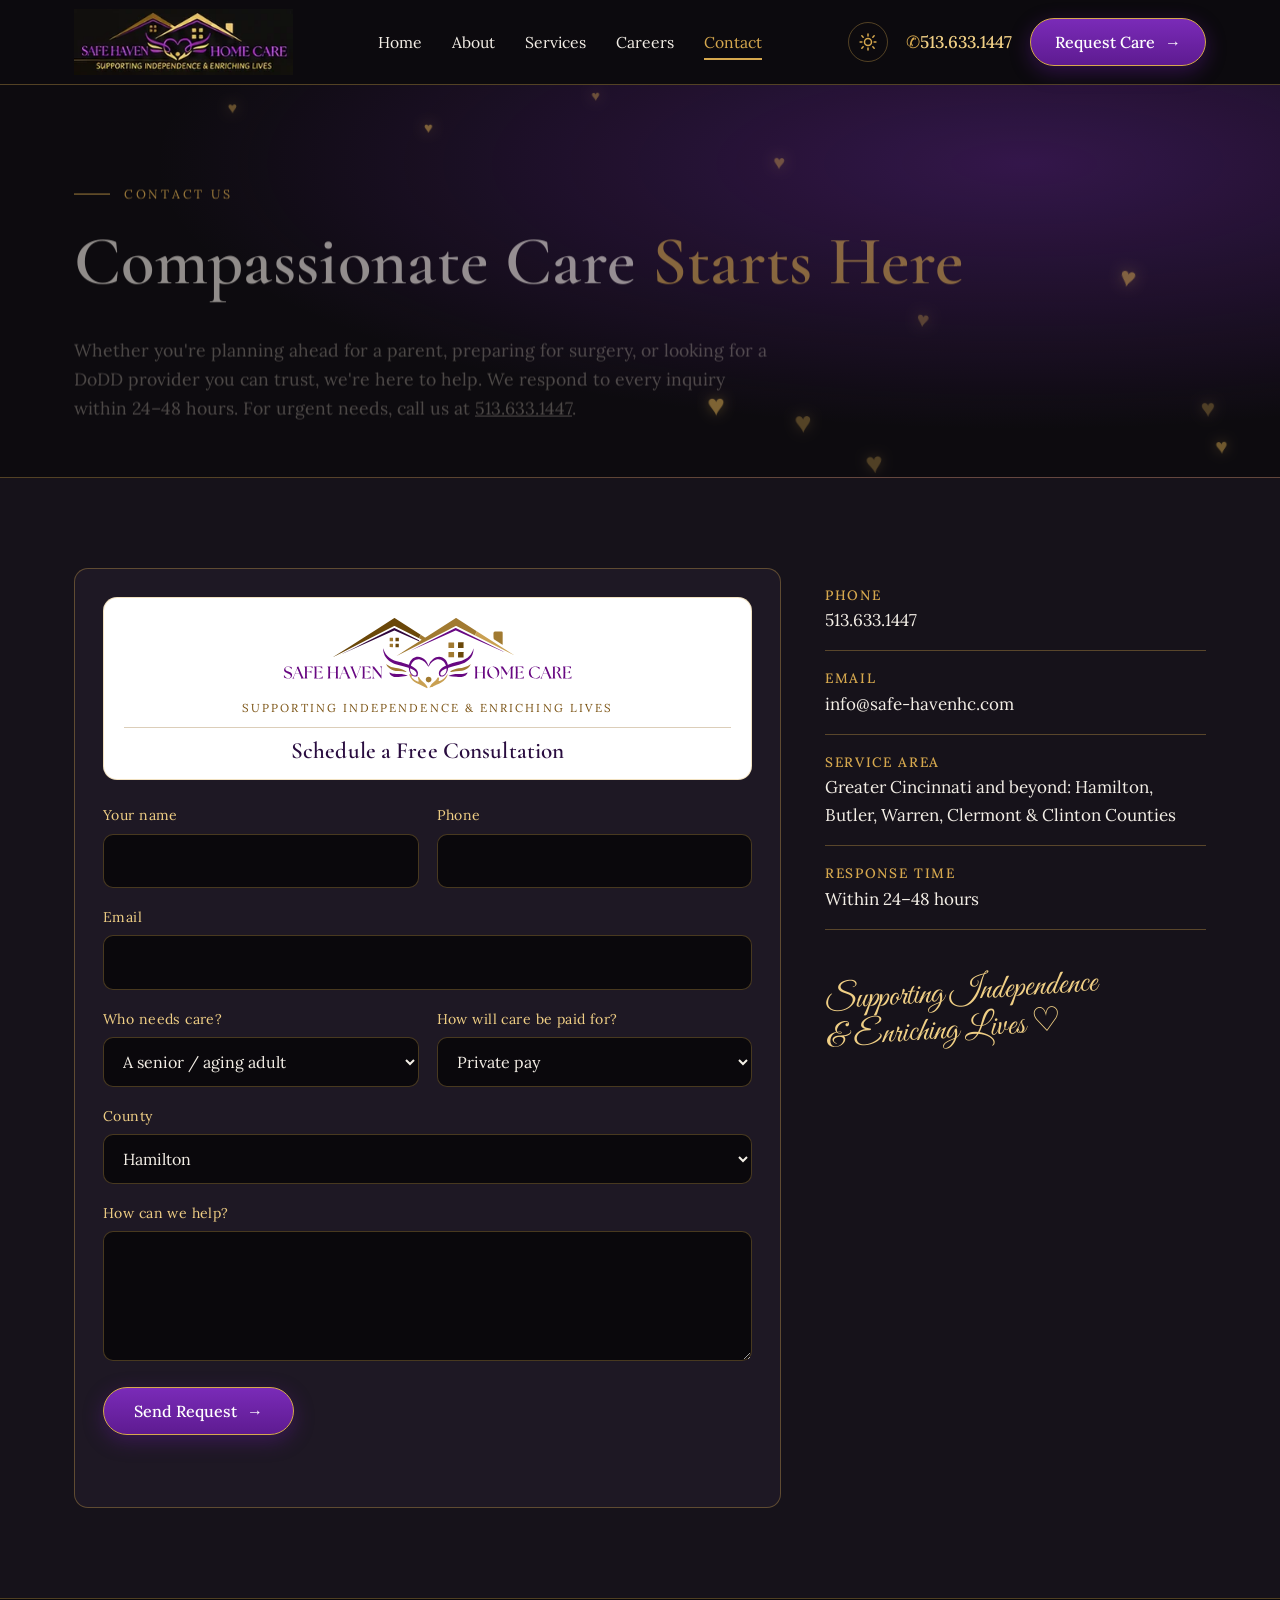
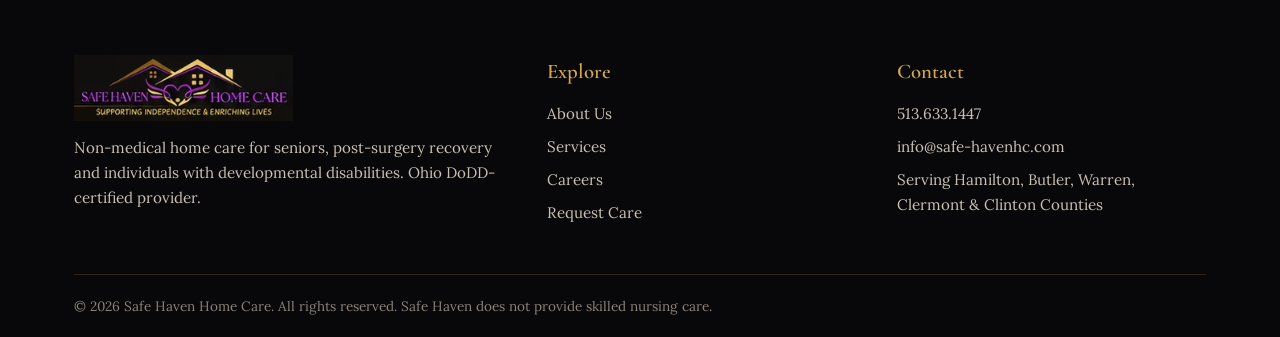
<file: pricing.html>
<!doctype html>
<html lang="en">
<head>
  <meta charset="utf-8">
  <meta name="robots" content="noindex">
  <title>Call for Pricing | Safe Haven Home Care</title>
  <link rel="canonical" href="https://safe-havenhcohio.com/contact.html">
  <meta http-equiv="refresh" content="0; url=contact.html">
  <link rel="icon" href="/favicon.ico" sizes="any">
</head>
<body>
  <p>For pricing and service quotes, please call <a href="tel:+15136331447">513.633.1447</a> or <a href="contact.html">contact us</a>.</p>
</body>
</html>
</file>
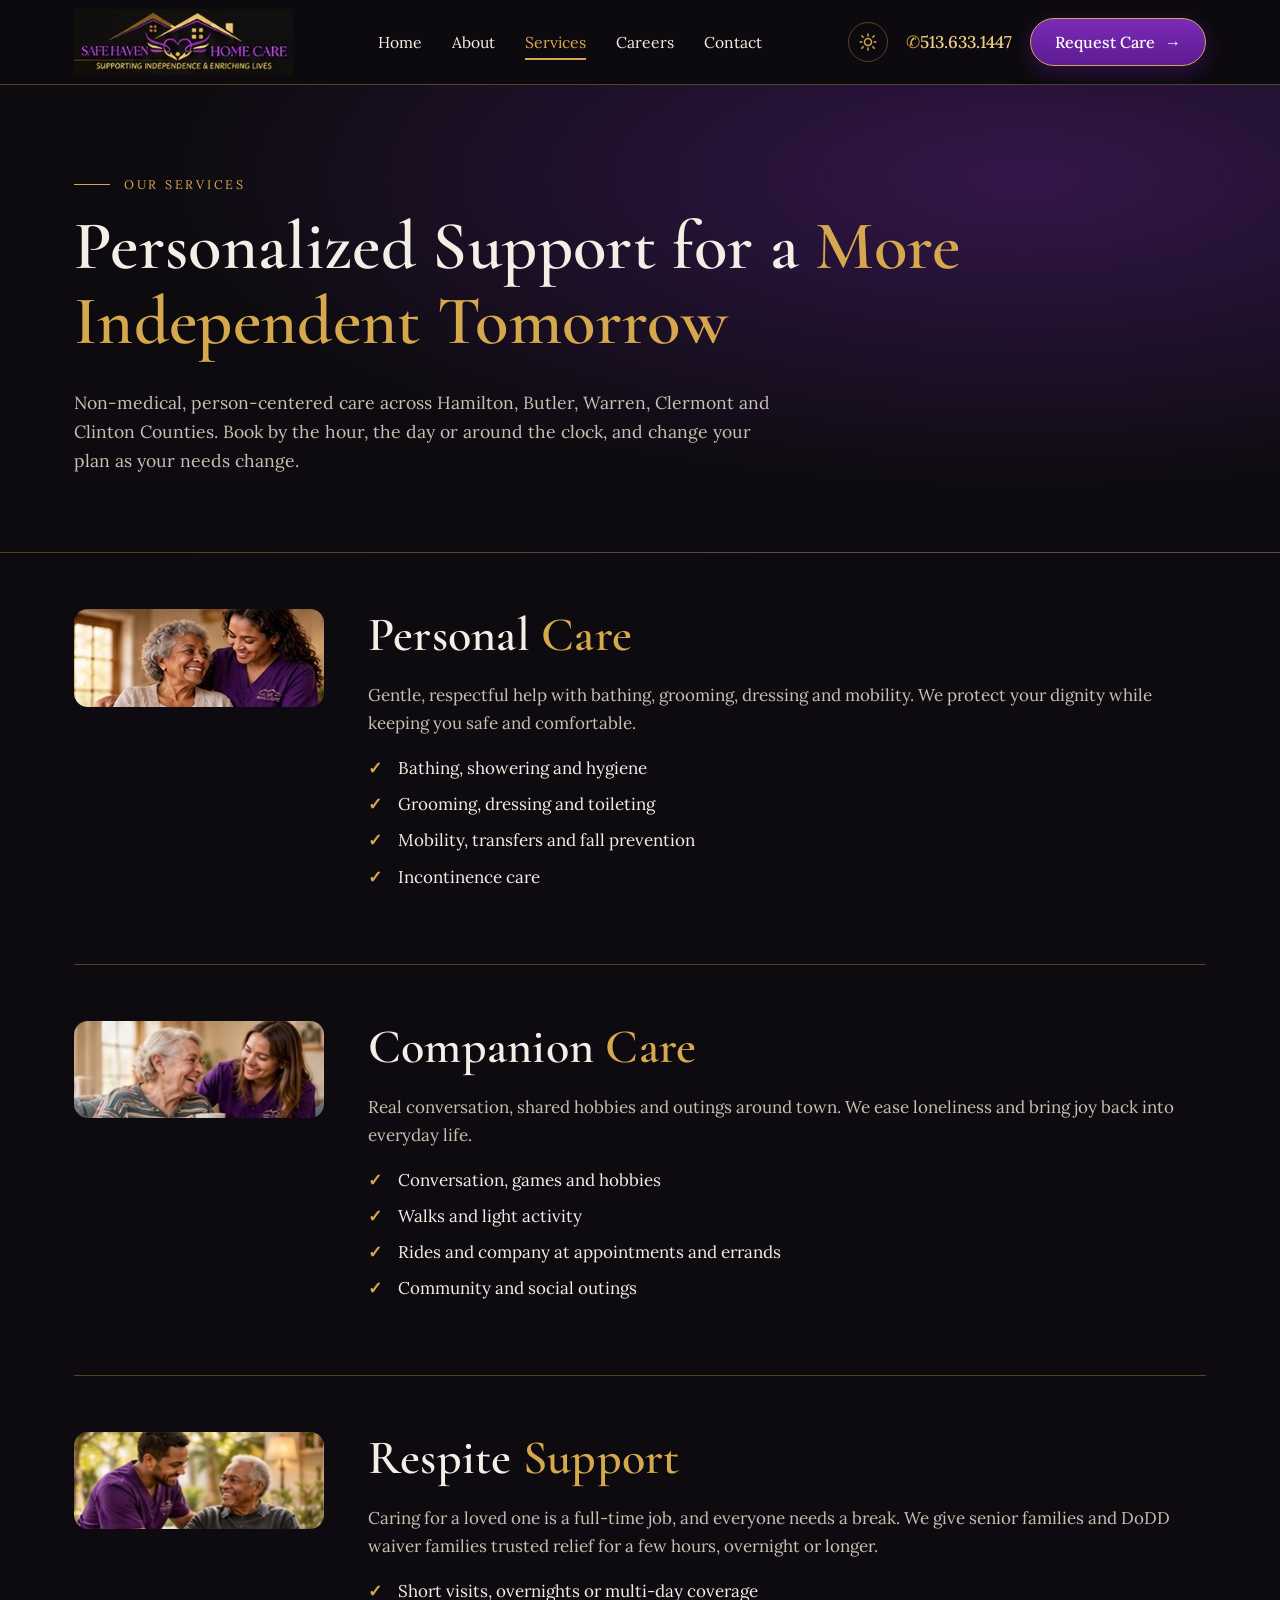
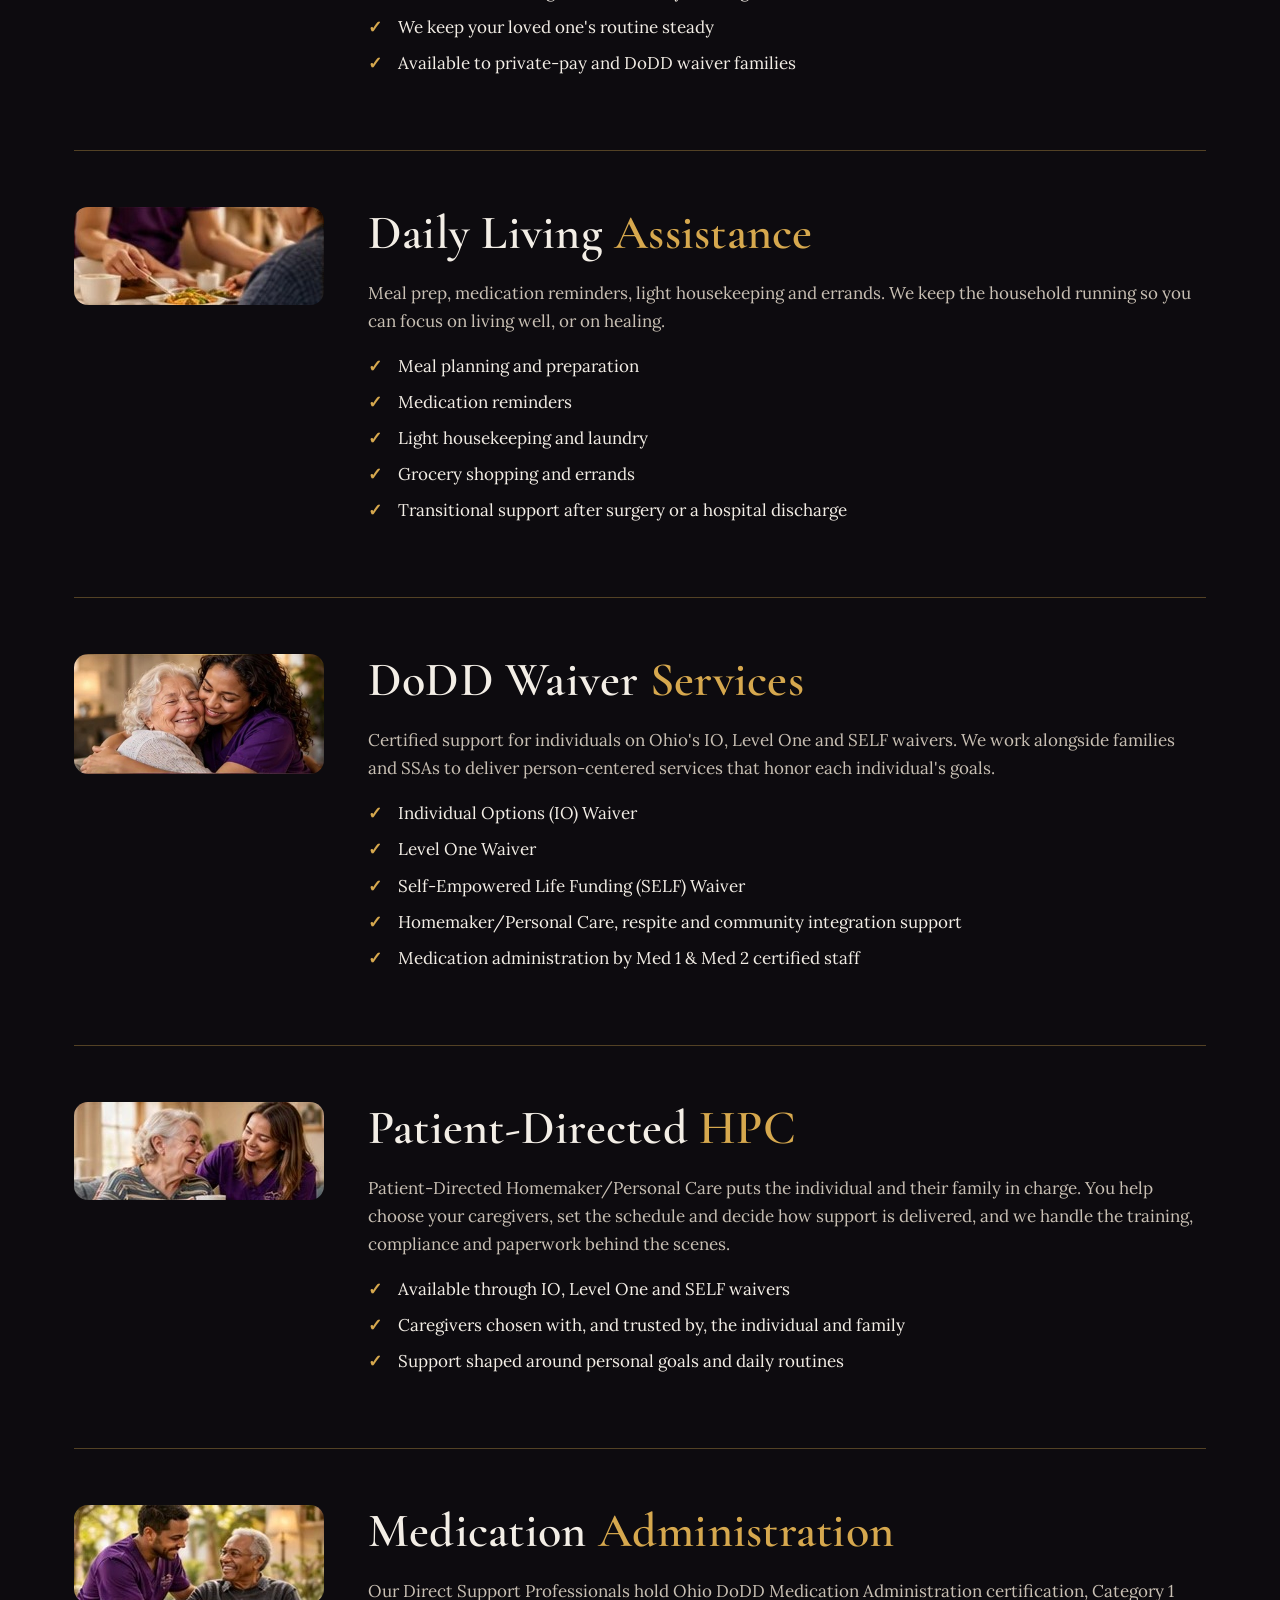
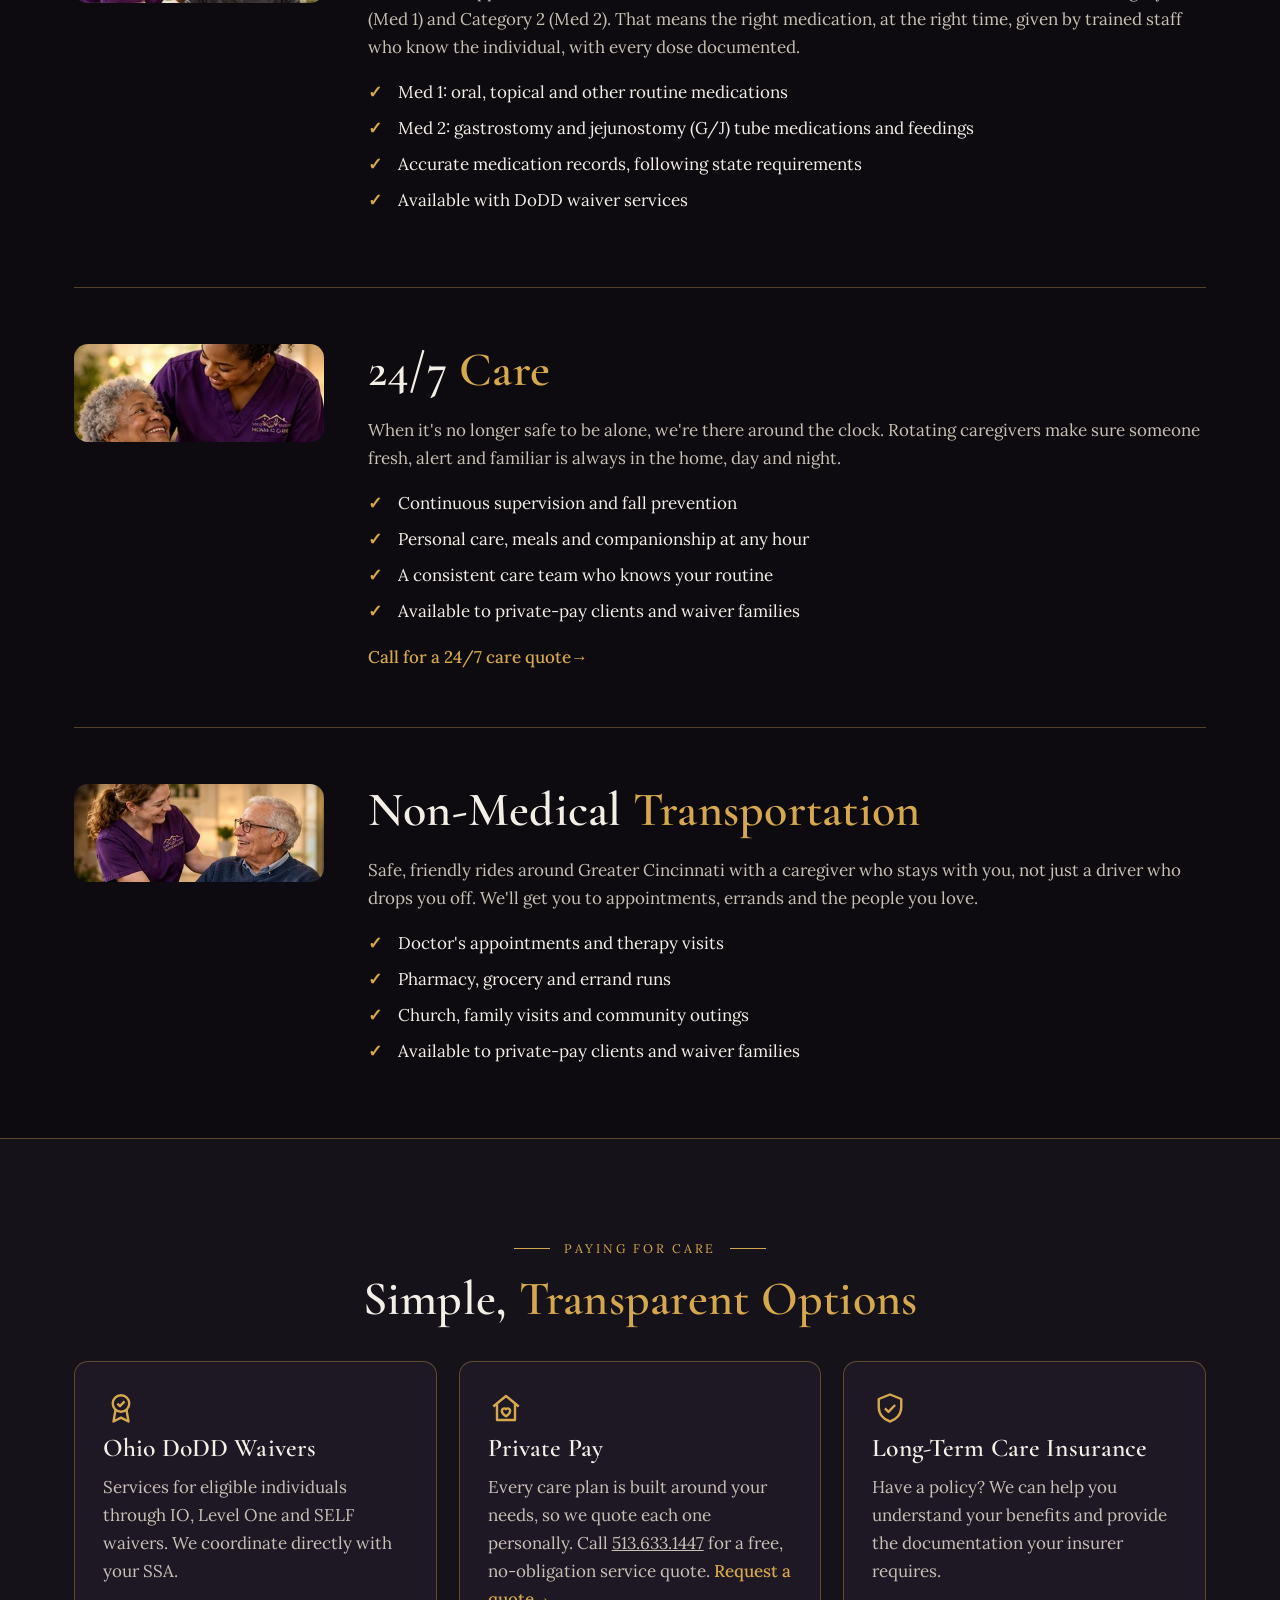
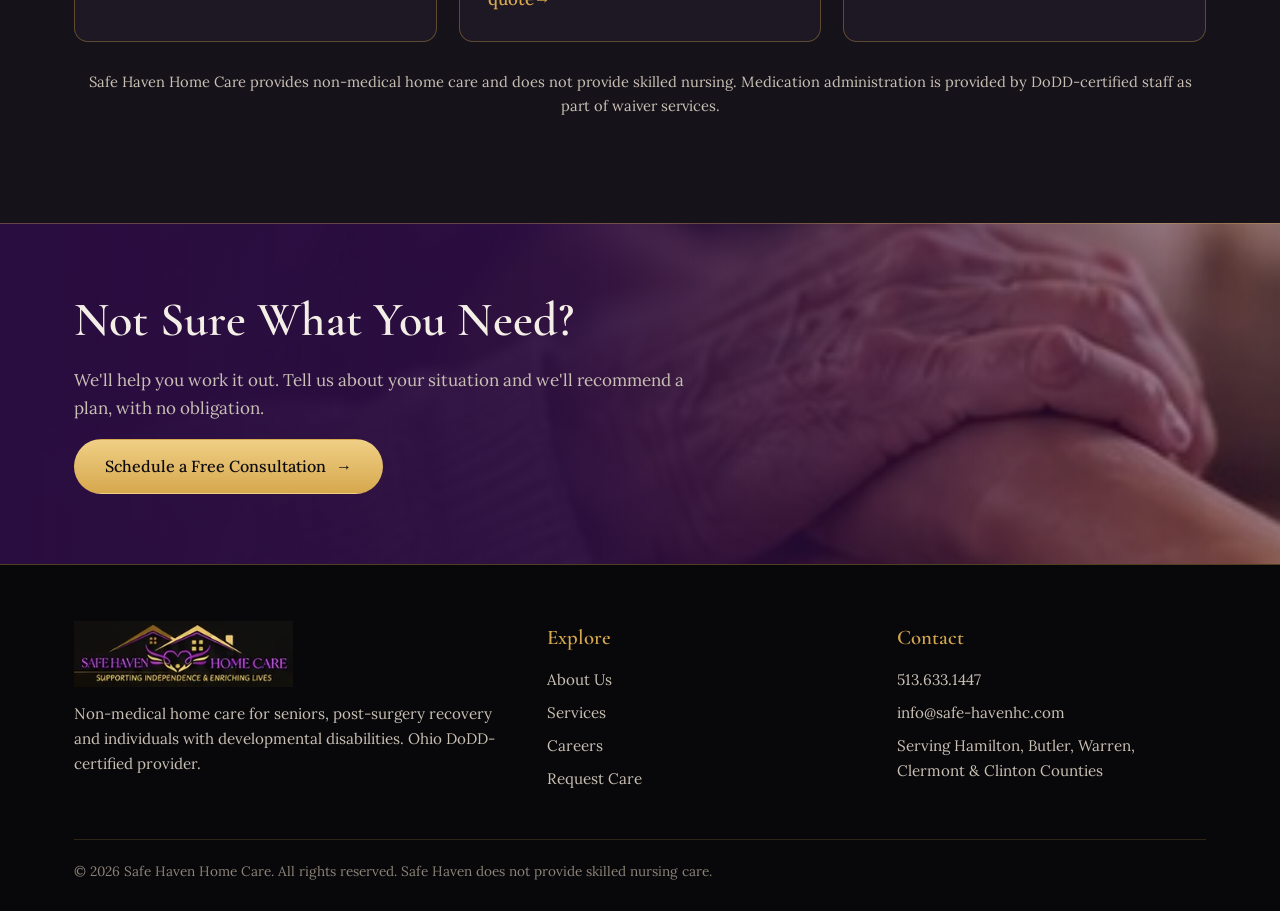
<file: services.html>
<!doctype html>
<html lang="en">
<head>
  <meta charset="utf-8">
  <meta name="viewport" content="width=device-width, initial-scale=1">
  <title>Home Care Services | Safe Haven Home Care</title>
  <meta name="description" content="Personal care, companion care, respite, 24/7 care, non-medical transportation and Ohio DoDD waiver services including Patient-Directed HPC in Greater Cincinnati.">
  <link rel="canonical" href="https://safe-havenhcohio.com/services.html">
  <meta property="og:title" content="Safe Haven Home Care | Greater Cincinnati">
  <meta property="og:description" content="Compassionate home care that supports independence — for seniors, post-op recovery and individuals with developmental disabilities.">
  <meta property="og:image" content="https://safe-havenhcohio.com/assets/img/hero.jpg">
  <meta property="og:url" content="https://safe-havenhcohio.com/services.html">
  <link rel="icon" href="/favicon.ico" sizes="any">
  <link rel="icon" type="image/svg+xml" href="/favicon.svg">
  <link rel="apple-touch-icon" href="/apple-touch-icon.png">
  <link rel="preconnect" href="https://fonts.googleapis.com">
  <link rel="preconnect" href="https://fonts.gstatic.com" crossorigin>
  <link href="https://fonts.googleapis.com/css2?family=Cormorant+Garamond:wght@500;600;700&family=Great+Vibes&family=Lora:wght@400;500&display=swap" rel="stylesheet">
  <link rel="stylesheet" href="assets/css/styles.css">
  <link rel="stylesheet" href="assets/css/motion.css">
  <link rel="stylesheet" href="assets/css/theme.css">
  <script>document.documentElement.classList.add("js");try{if(localStorage.getItem("sh-theme")==="light")document.documentElement.dataset.theme="light"}catch(e){}</script>
</head>
<body>
<a class="skip" href="#main">Skip to content</a>

<svg width="0" height="0" style="position:absolute" aria-hidden="true">
  <symbol id="i-heart" viewBox="0 0 24 24" fill="none" stroke="currentColor" stroke-width="1.6" stroke-linejoin="round"><path d="M12 20.5s-7.5-4.6-7.5-10.2A4.3 4.3 0 0 1 12 7.6a4.3 4.3 0 0 1 7.5 2.7C19.5 15.9 12 20.5 12 20.5z"/></symbol>
  <symbol id="i-shield" viewBox="0 0 24 24" fill="none" stroke="currentColor" stroke-width="1.6" stroke-linejoin="round"><path d="M12 3l7.5 3v5.5c0 4.6-3.2 8.2-7.5 9.5-4.3-1.3-7.5-4.9-7.5-9.5V6L12 3z"/><path d="M8.6 12.2l2.4 2.4 4.4-4.6"/></symbol>
  <symbol id="i-people" viewBox="0 0 24 24" fill="none" stroke="currentColor" stroke-width="1.6"><circle cx="9" cy="8" r="3.2"/><circle cx="16.5" cy="9" r="2.6"/><path d="M3 19.5c0-3.3 2.7-5.5 6-5.5s6 2.2 6 5.5M14.5 14.3c3.3-.6 6.5 1.3 6.5 4.7"/></symbol>
  <symbol id="i-hand" viewBox="0 0 24 24" fill="none" stroke="currentColor" stroke-width="1.6" stroke-linejoin="round"><path d="M12 11.5s-3.8-2.3-3.8-5.1A2.2 2.2 0 0 1 12 5.1a2.2 2.2 0 0 1 3.8 1.3c0 2.8-3.8 5.1-3.8 5.1z"/><path d="M3 15.5l3.5-1.8c1-.5 2.1-.5 3 0l2.7 1.3h3a1.4 1.4 0 0 1 0 2.8H11M15 17.8l4.3-2.2a1.4 1.4 0 0 1 1.6 2.3L15.5 21c-.9.5-2 .6-3 .3L3 18.8"/></symbol>
  <symbol id="i-home" viewBox="0 0 24 24" fill="none" stroke="currentColor" stroke-width="1.6" stroke-linejoin="round"><path d="M3.5 11L12 4l8.5 7M6 9.5V20h12V9.5"/><path d="M12 17.5s-2.8-1.7-2.8-3.7a1.6 1.6 0 0 1 2.8-1 1.6 1.6 0 0 1 2.8 1c0 2-2.8 3.7-2.8 3.7z"/></symbol>
  <symbol id="i-sunrise" viewBox="0 0 24 24" fill="none" stroke="currentColor" stroke-width="1.6" stroke-linecap="round"><path d="M6.5 17a5.5 5.5 0 0 1 11 0M3 20h18M12 4v3M4.6 9.6l2 2M19.4 9.6l-2 2M2.5 17h1.5M20 17h1.5"/></symbol>
  <symbol id="i-badge" viewBox="0 0 24 24" fill="none" stroke="currentColor" stroke-width="1.6" stroke-linejoin="round"><circle cx="12" cy="9" r="5.5"/><path d="M9.6 9.1l1.7 1.7 3.1-3.2M8.3 13.4L7 21l5-2.6 5 2.6-1.3-7.6"/></symbol>
  <symbol id="i-pin" viewBox="0 0 24 24" fill="none" stroke="currentColor" stroke-width="1.6" stroke-linejoin="round"><path d="M12 21s-6.5-5.8-6.5-11a6.5 6.5 0 0 1 13 0c0 5.2-6.5 11-6.5 11z"/><circle cx="12" cy="10" r="2.4"/></symbol>
  <symbol id="i-clock" viewBox="0 0 24 24" fill="none" stroke="currentColor" stroke-width="1.6" stroke-linecap="round"><circle cx="12" cy="12" r="8.5"/><path d="M12 7v5l3.2 2"/></symbol>
  <symbol id="i-car" viewBox="0 0 24 24" fill="none" stroke="currentColor" stroke-width="1.6" stroke-linejoin="round"><path d="M4 16v-4l2-5h12l2 5v4z"/><path d="M4 12h16"/><circle cx="7.5" cy="16.5" r="1.8"/><circle cx="16.5" cy="16.5" r="1.8"/></symbol>
</svg>

<header class="site-header">
  <div class="wrap">
    <a class="logo" href="index.html" aria-label="Safe Haven Home Care — home"><img src="assets/img/logo.png" alt="Safe Haven Home Care — Supporting Independence &amp; Enriching Lives" width="272" height="82"></a>
    <button class="nav-toggle" aria-expanded="false" aria-controls="site-nav" aria-label="Menu">☰</button>
    <nav class="nav" id="site-nav">
      <ul>
        <li><a href="index.html">Home</a></li>
        <li><a href="about.html">About</a></li>
        <li><a href="services.html" aria-current="page">Services</a></li>
        <li><a href="careers.html">Careers</a></li>
        <li><a href="contact.html">Contact</a></li>
      </ul>
    </nav>
    <div class="header-actions">
      <a class="header-phone" href="tel:+15136331447">513.633.1447</a>
      <a class="btn btn-purple header-cta" href="contact.html">Request Care</a>
    </div>
  </div>
</header>

<main id="main">
  <section class="page-hero">
    <div class="wrap">
      <span class="eyebrow lined-l">Our Services</span>
      <h1>Personalized Support for a <span class="gold">More Independent Tomorrow</span></h1>
      <p>Non-medical, person-centered care across Hamilton, Butler, Warren, Clermont and Clinton Counties. Book by the hour, the day or around the clock, and change your plan as your needs change.</p>
    </div>
  </section>

  <section>
    <div class="wrap">
      <article class="service-detail" id="personal-care">
        <img src="assets/img/personal-care.jpg" alt="Caregiver sharing a warm moment with a smiling client">
        <div>
          <h2>Personal <span class="gold">Care</span></h2>
          <p class="muted">Gentle, respectful help with bathing, grooming, dressing and mobility. We protect your dignity while keeping you safe and comfortable.</p>
          <ul class="checks"><li>Bathing, showering and hygiene</li><li>Grooming, dressing and toileting</li><li>Mobility, transfers and fall prevention</li><li>Incontinence care</li></ul>
        </div>
      </article>
      <article class="service-detail" id="companion-care">
        <img src="assets/img/companion-care.jpg" alt="Caregiver and client enjoying coffee and conversation">
        <div>
          <h2>Companion <span class="gold">Care</span></h2>
          <p class="muted">Real conversation, shared hobbies and outings around town. We ease loneliness and bring joy back into everyday life.</p>
          <ul class="checks"><li>Conversation, games and hobbies</li><li>Walks and light activity</li><li>Rides and company at appointments and errands</li><li>Community and social outings</li></ul>
        </div>
      </article>
      <article class="service-detail" id="respite">
        <img src="assets/img/respite.jpg" alt="Caregiver checking in with a smiling gentleman">
        <div>
          <h2>Respite <span class="gold">Support</span></h2>
          <p class="muted">Caring for a loved one is a full-time job, and everyone needs a break. We give senior families and DoDD waiver families trusted relief for a few hours, overnight or longer.</p>
          <ul class="checks"><li>Short visits, overnights or multi-day coverage</li><li>We keep your loved one's routine steady</li><li>Available to private-pay and DoDD waiver families</li></ul>
        </div>
      </article>
      <article class="service-detail" id="daily-living">
        <img src="assets/img/daily-living.jpg" alt="Caregiver preparing a healthy meal">
        <div>
          <h2>Daily Living <span class="gold">Assistance</span></h2>
          <p class="muted">Meal prep, medication reminders, light housekeeping and errands. We keep the household running so you can focus on living well, or on healing.</p>
          <ul class="checks"><li>Meal planning and preparation</li><li>Medication reminders</li><li>Light housekeeping and laundry</li><li>Grocery shopping and errands</li><li>Transitional support after surgery or a hospital discharge</li></ul>
        </div>
      </article>
      <article class="service-detail" id="dodd-waiver">
        <img src="assets/img/why.jpg" alt="Caregiver embracing a smiling client">
        <div>
          <h2>DoDD Waiver <span class="gold">Services</span></h2>
          <p class="muted">Certified support for individuals on Ohio's IO, Level One and SELF waivers. We work alongside families and SSAs to deliver person-centered services that honor each individual's goals.</p>
          <ul class="checks"><li>Individual Options (IO) Waiver</li><li>Level One Waiver</li><li>Self-Empowered Life Funding (SELF) Waiver</li><li>Homemaker/Personal Care, respite and community integration support</li><li>Medication administration by Med 1 &amp; Med 2 certified staff</li></ul>
        </div>
      </article>
      <article class="service-detail" id="patient-directed-hpc">
        <img class="crop" src="assets/img/companion-care.jpg" alt="Caregiver and client sharing a laugh over coffee">
        <div>
          <h2>Patient-Directed <span class="gold">HPC</span></h2>
          <p class="muted">Patient-Directed Homemaker/Personal Care puts the individual and their family in charge. You help choose your caregivers, set the schedule and decide how support is delivered, and we handle the training, compliance and paperwork behind the scenes.</p>
          <ul class="checks"><li>Available through IO, Level One and SELF waivers</li><li>Caregivers chosen with, and trusted by, the individual and family</li><li>Support shaped around personal goals and daily routines</li></ul>
        </div>
      </article>
      <article class="service-detail" id="medication-administration">
        <img class="crop" src="assets/img/respite.jpg" alt="Caregiver checking in with a smiling gentleman">
        <div>
          <h2>Medication <span class="gold">Administration</span></h2>
          <p class="muted">Our Direct Support Professionals hold Ohio DoDD Medication Administration certification, Category 1 (Med 1) and Category 2 (Med 2). That means the right medication, at the right time, given by trained staff who know the individual, with every dose documented.</p>
          <ul class="checks"><li>Med 1: oral, topical and other routine medications</li><li>Med 2: gastrostomy and jejunostomy (G/J) tube medications and feedings</li><li>Accurate medication records, following state requirements</li><li>Available with DoDD waiver services</li></ul>
        </div>
      </article>
      <article class="service-detail" id="around-the-clock">
        <img class="crop" src="assets/img/hero.jpg" alt="Caregiver with her arm around a smiling elderly client">
        <div>
          <h2>24/7 <span class="gold">Care</span></h2>
          <p class="muted">When it's no longer safe to be alone, we're there around the clock. Rotating caregivers make sure someone fresh, alert and familiar is always in the home, day and night.</p>
          <ul class="checks"><li>Continuous supervision and fall prevention</li><li>Personal care, meals and companionship at any hour</li><li>A consistent care team who knows your routine</li><li>Available to private-pay clients and waiver families</li></ul>
          <a class="link-arrow" href="contact.html">Call for a 24/7 care quote</a>
        </div>
      </article>
      <article class="service-detail" id="transportation">
        <img class="crop" src="assets/img/about.jpg" alt="Caregiver smiling with an older gentleman">
        <div>
          <h2>Non-Medical <span class="gold">Transportation</span></h2>
          <p class="muted">Safe, friendly rides around Greater Cincinnati with a caregiver who stays with you, not just a driver who drops you off. We'll get you to appointments, errands and the people you love.</p>
          <ul class="checks"><li>Doctor's appointments and therapy visits</li><li>Pharmacy, grocery and errand runs</li><li>Church, family visits and community outings</li><li>Available to private-pay clients and waiver families</li></ul>
        </div>
      </article>
    </div>
  </section>

  <section class="band band-dark divider">
    <div class="wrap">
      <div class="center">
        <span class="eyebrow lined">Paying for Care</span>
        <h2>Simple, <span class="gold">Transparent Options</span></h2>
      </div>
      <div class="values">
        <div class="panel"><svg class="ico"><use href="#i-badge"/></svg><h3>Ohio DoDD Waivers</h3><p>Services for eligible individuals through IO, Level One and SELF waivers. We coordinate directly with your SSA.</p></div>
        <div class="panel"><svg class="ico"><use href="#i-home"/></svg><h3>Private Pay</h3><p>Every care plan is built around your needs, so we quote each one personally. Call <a href="tel:+15136331447">513.633.1447</a> for a free, no-obligation service quote. <a class="link-arrow" href="contact.html">Request a quote</a></p></div>
        <div class="panel"><svg class="ico"><use href="#i-shield"/></svg><h3>Long-Term Care Insurance</h3><p>Have a policy? We can help you understand your benefits and provide the documentation your insurer requires.</p></div>
      </div>
      <p class="center muted" style="margin-top:28px;font-size:.92rem">Safe Haven Home Care provides non-medical home care and does not provide skilled nursing. Medication administration is provided by DoDD-certified staff as part of waiver services.</p>
    </div>
  </section>

  <section class="cta">
    <div class="wrap">
      <div>
        <h2>Not Sure What You Need?</h2>
        <p>We'll help you work it out. Tell us about your situation and we'll recommend a plan, with no obligation.</p>
        <div class="btn-row"><a class="btn btn-gold" href="contact.html">Schedule a Free Consultation</a></div>
      </div>
    </div>
  </section>
</main>

<footer class="site-footer">
  <div class="wrap">
    <div class="footer-grid">
      <div>
        <img src="assets/img/logo.png" alt="Safe Haven Home Care" width="220" height="66" style="height:66px;width:auto;margin-bottom:14px">
        <p class="muted">Non-medical home care for seniors, post-surgery recovery and individuals with developmental disabilities. Ohio DoDD-certified provider.</p>
      </div>
      <div>
        <h4>Explore</h4>
        <ul>
          <li><a href="about.html">About Us</a></li>
          <li><a href="services.html">Services</a></li>
          <li><a href="careers.html">Careers</a></li>
          <li><a href="contact.html">Request Care</a></li>
        </ul>
      </div>
      <div>
        <h4>Contact</h4>
        <ul>
          <li><a href="tel:+15136331447">513.633.1447</a></li>
          <li><a href="mailto:info@safe-havenhc.com">info@safe-havenhc.com</a></li>
          <li class="muted">Serving Hamilton, Butler, Warren, Clermont &amp; Clinton Counties</li>
        </ul>
      </div>
    </div>
    <div class="footer-bottom">
      <span>© <span data-year>2026</span> Safe Haven Home Care. All rights reserved. Safe Haven does not provide skilled nursing care.</span>

    </div>
  </div>
</footer>
<script src="assets/js/theme.js"></script>
<script src="assets/js/main.js?v=20261021b"></script>
<script src="assets/js/motion.js"></script>
</body>
</html>
</file>
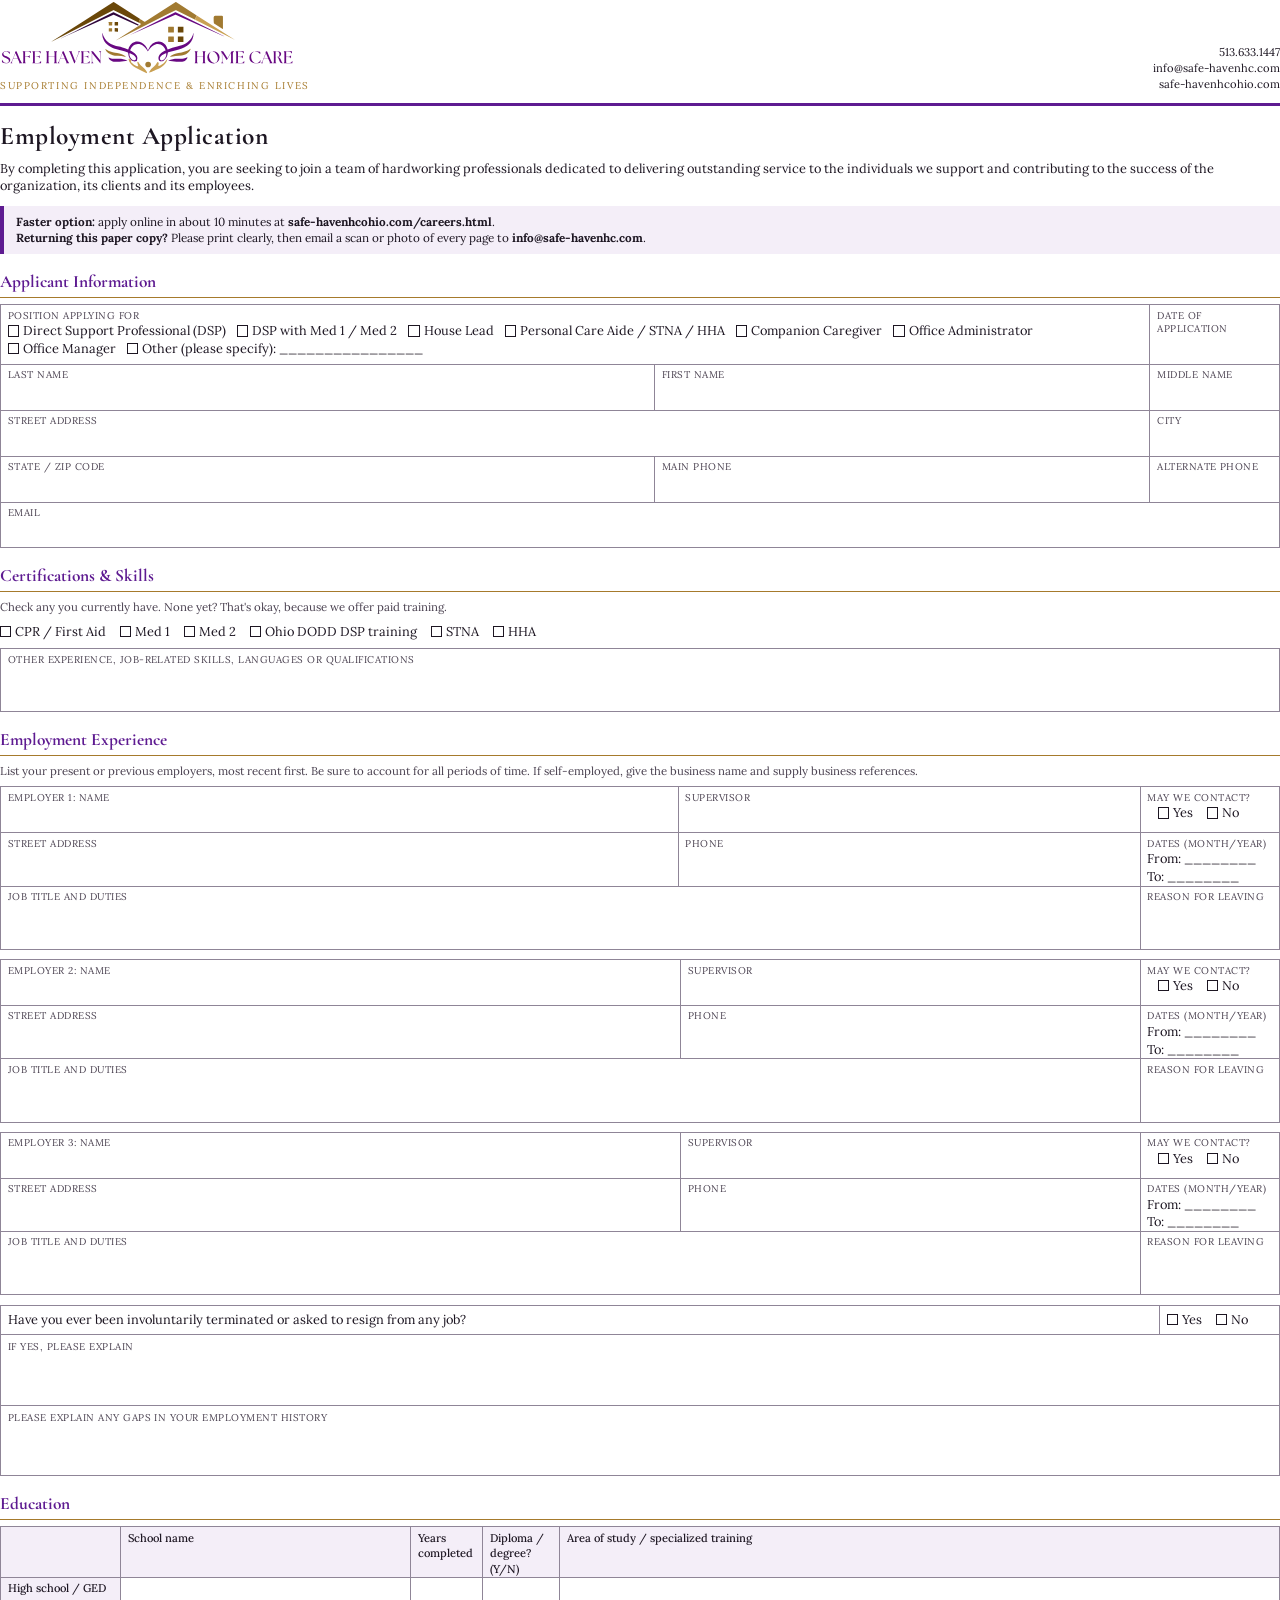
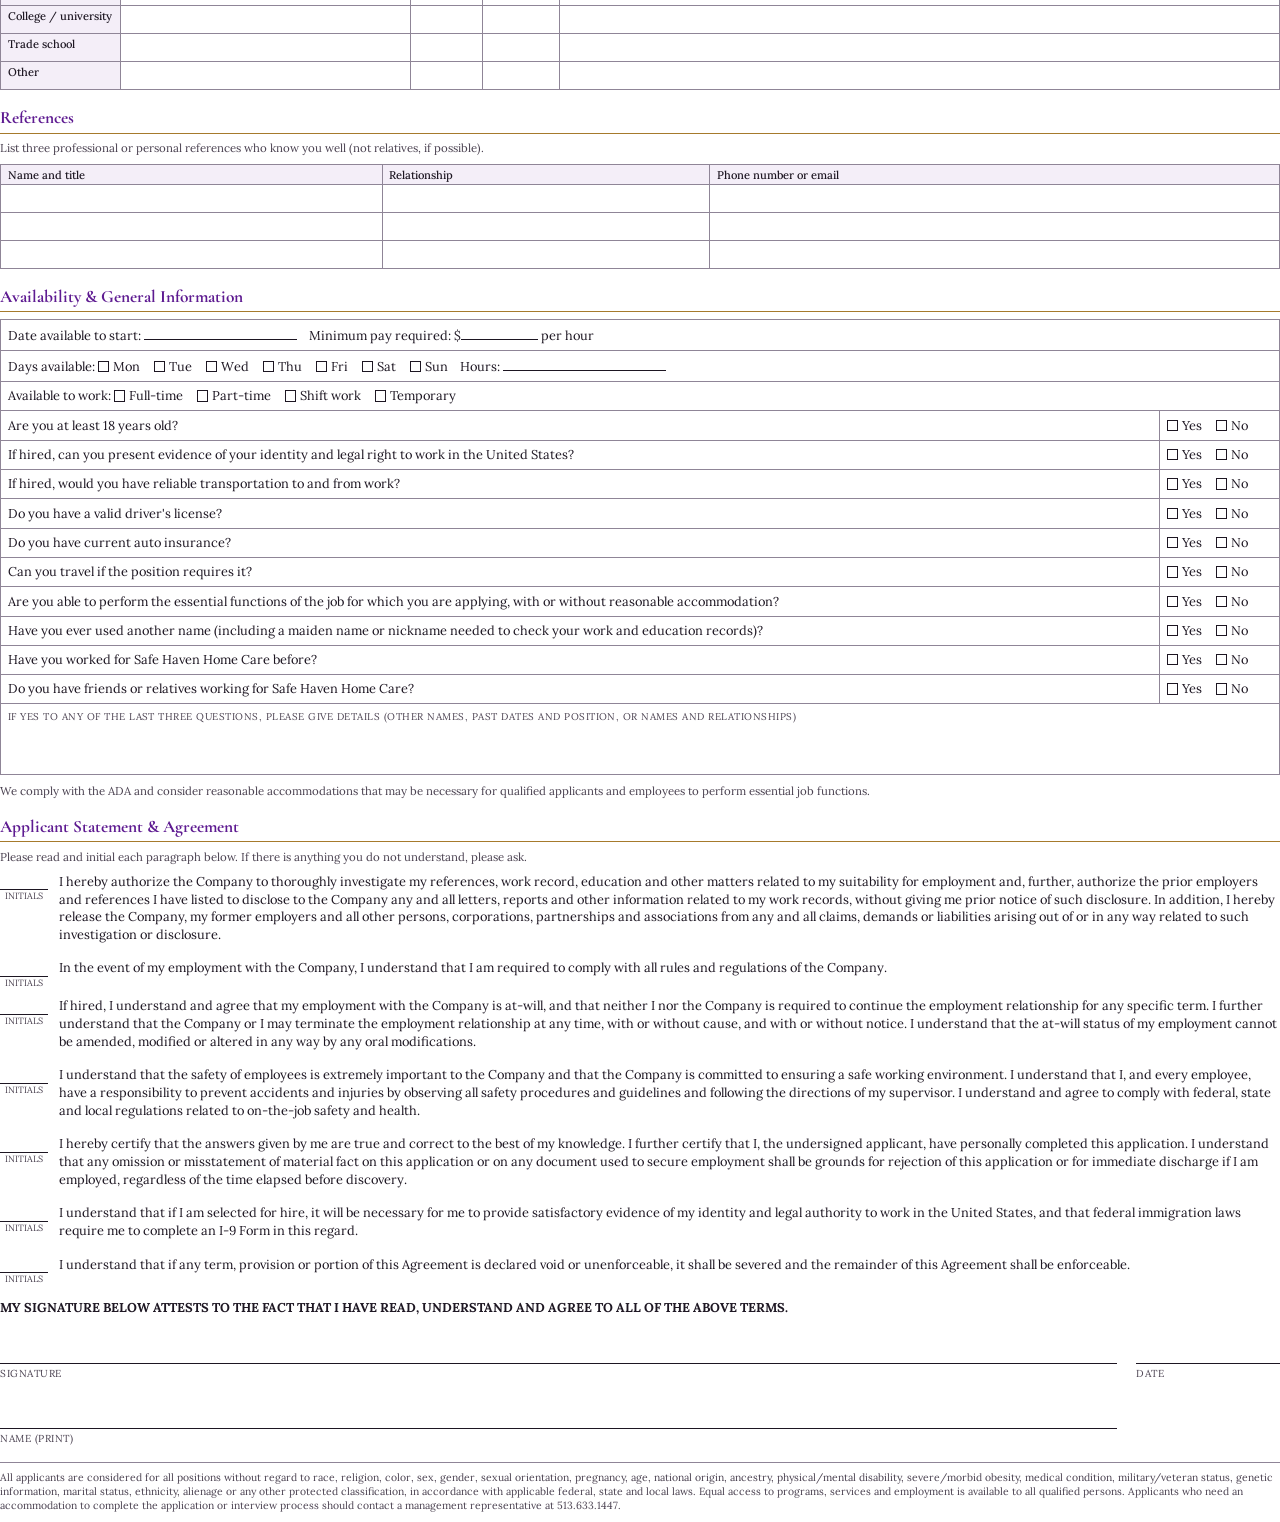
<file: _print/employment-application.html>
<!doctype html>
<html lang="en">
<head>
<meta charset="utf-8">
<title>Safe Haven Home Care — Employment Application</title>
<!--
  Source for assets/docs/Safe-Haven-Employment-Application.pdf.
  To rebuild the PDF after editing, print this page with Chrome:
  chrome --headless --no-pdf-header-footer --print-to-pdf=assets/docs/Safe-Haven-Employment-Application.pdf _print/employment-application.html
  (GitHub Pages does not publish folders that start with "_", so this file stays private.)
-->
<link rel="preconnect" href="https://fonts.googleapis.com">
<link rel="preconnect" href="https://fonts.gstatic.com" crossorigin>
<link href="https://fonts.googleapis.com/css2?family=Cormorant+Garamond:wght@600;700&family=Lora:wght@400;500&display=swap" rel="stylesheet">
<style>
  @page {
    size: letter; margin: 0.55in 0.6in 0.7in;
    /* Running footer in the bottom page margin (its own space, so it never overlaps content). */
    @bottom-left  { content: "Safe Haven Home Care · Employment Application"; font-family: "Lora", Georgia, serif; font-size: 7.2pt; color: #6a6070; vertical-align: top; padding-top: 10pt; }
    @bottom-right { content: "safe-havenhcohio.com · 513.633.1447 · Page " counter(page) " of " counter(pages); font-family: "Lora", Georgia, serif; font-size: 7.2pt; color: #6a6070; vertical-align: top; padding-top: 10pt; }
  }
  * { box-sizing: border-box; }
  html { -webkit-print-color-adjust: exact; print-color-adjust: exact; }
  body { margin: 0; font-family: "Lora", Georgia, serif; font-size: 9.6pt; line-height: 1.38; color: #1d1622; }
  :root { --purple: #5e1b91; --gold: #a67a2c; --line: #8f8597; --soft: #f4eef8; }

  header { display: flex; justify-content: space-between; align-items: flex-end; border-bottom: 2.5pt solid var(--purple); padding-bottom: 8pt; margin-bottom: 10pt; }
  .logo { display: block; height: 0.78in; width: auto; }
  .tagline { font-size: 7.4pt; letter-spacing: .16em; text-transform: uppercase; color: var(--gold); margin-top: 3pt; text-align: center; }
  .contact { text-align: right; font-size: 8.4pt; line-height: 1.45; }
  h1 { font-family: "Cormorant Garamond", Georgia, serif; font-size: 19pt; margin: 0 0 4pt; color: #1d1622; letter-spacing: .02em; }
  .intro { margin: 0 0 8pt; }
  .returnbox { background: var(--soft); border-left: 3pt solid var(--purple); padding: 6pt 9pt; margin-bottom: 10pt; font-size: 8.8pt; }

  h2 { font-family: "Cormorant Garamond", Georgia, serif; font-size: 13pt; color: var(--purple); margin: 12pt 0 5pt; padding-bottom: 2pt; border-bottom: .75pt solid var(--gold); break-after: avoid; }
  p { margin: 0 0 6pt; }
  .note { font-size: 8.6pt; color: #4a4150; }

  table { width: 100%; border-collapse: collapse; margin-bottom: 6pt; break-inside: avoid; }
  td, th { border: .75pt solid var(--line); vertical-align: top; padding: 2.5pt 5pt 0; text-align: left; }
  th { background: var(--soft); font-weight: 500; font-size: 8.4pt; }
  .cap { display: block; font-size: 7.4pt; color: #4a4150; text-transform: uppercase; letter-spacing: .05em; }
  .fill { height: 21pt; }
  .fill-tall { height: 34pt; }
  .fill-xl { height: 50pt; }
  .box { display: inline-block; width: 8.5pt; height: 8.5pt; border: .9pt solid #1d1622; vertical-align: -1pt; margin: 0 3pt 0 8pt; }
  .box:first-child { margin-left: 0; }
  .employer { break-inside: avoid; margin-bottom: 7pt; }
  .opt { white-space: nowrap; display: inline-block; margin-right: 6pt; }
  .opt .box { margin-left: 0; }

  .yn-table td { padding: 4pt 5pt; }
  .yn-table td:last-child { width: 1.25in; white-space: nowrap; }
  .line { display: inline-block; border-bottom: .75pt solid #1d1622; min-width: 2in; height: 11pt; }

  .agree { display: grid; grid-template-columns: .5in 1fr; gap: 8pt; margin-bottom: 6pt; break-inside: avoid; }
  .initial { border-bottom: .9pt solid #1d1622; height: 13pt; }
  .initial-cap { font-size: 6.8pt; color: #4a4150; text-align: center; text-transform: uppercase; }
  .sig { display: grid; grid-template-columns: 1fr 1.5in; gap: 14pt; margin-top: 12pt; break-inside: avoid; }
  .sig div { border-bottom: .9pt solid #1d1622; height: 24pt; }
  .sig span { font-size: 7.6pt; text-transform: uppercase; letter-spacing: .05em; color: #4a4150; }
  .eeo { font-size: 7.8pt; color: #4a4150; margin-top: 12pt; border-top: .75pt solid var(--line); padding-top: 6pt; }
  .pb { break-before: page; }
</style>
</head>
<body>


<header>
  <div>
    <img class="logo" src="../assets/img/logo-mark.svg" alt="Safe Haven Home Care">
    <div class="tagline">Supporting Independence &amp; Enriching Lives</div>
  </div>
  <div class="contact">513.633.1447<br>info@safe-havenhc.com<br>safe-havenhcohio.com</div>
</header>

<h1>Employment Application</h1>
<p class="intro">By completing this application, you are seeking to join a team of hardworking professionals dedicated to delivering outstanding service to the individuals we support and contributing to the success of the organization, its clients and its employees.</p>
<div class="returnbox"><strong>Faster option:</strong> apply online in about 10 minutes at <strong>safe-havenhcohio.com/careers.html</strong>.<br>
<strong>Returning this paper copy?</strong> Please print clearly, then email a scan or photo of every page to <strong>info@safe-havenhc.com</strong>.</div>

<h2>Applicant Information</h2>
<table>
  <tr><td colspan="2"><span class="cap">Position applying for</span>
    <span class="opt"><span class="box"></span>Direct Support Professional (DSP)</span> <span class="opt"><span class="box"></span>DSP with Med 1 / Med 2</span> <span class="opt"><span class="box"></span>House Lead</span> <span class="opt"><span class="box"></span>Personal Care Aide / STNA / HHA</span> <span class="opt"><span class="box"></span>Companion Caregiver</span> <span class="opt"><span class="box"></span>Office Administrator</span> <span class="opt"><span class="box"></span>Office Manager</span> <span class="opt"><span class="box"></span>Other (please specify): ________________</span></td>
    <td style="width:1.35in"><span class="cap">Date of application</span><div class="fill"></div></td></tr>
  <tr><td><span class="cap">Last name</span><div class="fill"></div></td><td><span class="cap">First name</span><div class="fill"></div></td><td><span class="cap">Middle name</span><div class="fill"></div></td></tr>
  <tr><td colspan="2"><span class="cap">Street address</span><div class="fill"></div></td><td><span class="cap">City</span><div class="fill"></div></td></tr>
  <tr><td><span class="cap">State / ZIP code</span><div class="fill"></div></td><td><span class="cap">Main phone</span><div class="fill"></div></td><td><span class="cap">Alternate phone</span><div class="fill"></div></td></tr>
  <tr><td colspan="3"><span class="cap">Email</span><div class="fill"></div></td></tr>
</table>

<h2>Certifications &amp; Skills</h2>
<p class="note">Check any you currently have. None yet? That's okay, because we offer paid training.</p>
<p><span class="box"></span>CPR / First Aid <span class="box"></span>Med 1 <span class="box"></span>Med 2 <span class="box"></span>Ohio DODD DSP training <span class="box"></span>STNA <span class="box"></span>HHA</p>
<table><tr><td><span class="cap">Other experience, job-related skills, languages or qualifications</span><div class="fill-tall"></div></td></tr></table>

<h2>Employment Experience</h2>
<p class="note">List your present or previous employers, most recent first. Be sure to account for all periods of time. If self-employed, give the business name and supply business references.</p>

<div class="employer">
<table>
  <tr><td colspan="2"><span class="cap">Employer 1: name</span><div class="fill"></div></td><td><span class="cap">Supervisor</span><div class="fill"></div></td><td style="width:1.45in"><span class="cap">May we contact?</span><span class="box"></span>Yes <span class="box"></span>No</td></tr>
  <tr><td colspan="2"><span class="cap">Street address</span><div class="fill"></div></td><td><span class="cap">Phone</span><div class="fill"></div></td><td><span class="cap">Dates (month/year)</span>From: ________<br>To: ________</td></tr>
  <tr><td colspan="3"><span class="cap">Job title and duties</span><div class="fill-tall"></div></td><td><span class="cap">Reason for leaving</span><div class="fill-tall"></div></td></tr>
</table>
</div>

<div class="employer">
<table>
  <tr><td colspan="2"><span class="cap">Employer 2: name</span><div class="fill"></div></td><td><span class="cap">Supervisor</span><div class="fill"></div></td><td style="width:1.45in"><span class="cap">May we contact?</span><span class="box"></span>Yes <span class="box"></span>No</td></tr>
  <tr><td colspan="2"><span class="cap">Street address</span><div class="fill"></div></td><td><span class="cap">Phone</span><div class="fill"></div></td><td><span class="cap">Dates (month/year)</span>From: ________<br>To: ________</td></tr>
  <tr><td colspan="3"><span class="cap">Job title and duties</span><div class="fill-tall"></div></td><td><span class="cap">Reason for leaving</span><div class="fill-tall"></div></td></tr>
</table>
</div>

<div class="employer">
<table>
  <tr><td colspan="2"><span class="cap">Employer 3: name</span><div class="fill"></div></td><td><span class="cap">Supervisor</span><div class="fill"></div></td><td style="width:1.45in"><span class="cap">May we contact?</span><span class="box"></span>Yes <span class="box"></span>No</td></tr>
  <tr><td colspan="2"><span class="cap">Street address</span><div class="fill"></div></td><td><span class="cap">Phone</span><div class="fill"></div></td><td><span class="cap">Dates (month/year)</span>From: ________<br>To: ________</td></tr>
  <tr><td colspan="3"><span class="cap">Job title and duties</span><div class="fill-tall"></div></td><td><span class="cap">Reason for leaving</span><div class="fill-tall"></div></td></tr>
</table>
</div>

<table class="yn-table">
  <tr><td>Have you ever been involuntarily terminated or asked to resign from any job?</td><td><span class="box"></span>Yes <span class="box"></span>No</td></tr>
  <tr><td colspan="2"><span class="cap">If yes, please explain</span><div class="fill-tall"></div></td></tr>
  <tr><td colspan="2"><span class="cap">Please explain any gaps in your employment history</span><div class="fill-tall"></div></td></tr>
</table>

<h2>Education</h2>
<table>
  <tr><th style="width:1.25in"></th><th>School name</th><th style="width:.75in">Years completed</th><th style="width:.8in">Diploma / degree? (Y/N)</th><th>Area of study / specialized training</th></tr>
  <tr><th>High school / GED</th><td class="fill"></td><td></td><td></td><td></td></tr>
  <tr><th>College / university</th><td class="fill"></td><td></td><td></td><td></td></tr>
  <tr><th>Trade school</th><td class="fill"></td><td></td><td></td><td></td></tr>
  <tr><th>Other</th><td class="fill"></td><td></td><td></td><td></td></tr>
</table>

<h2>References</h2>
<p class="note">List three professional or personal references who know you well (not relatives, if possible).</p>
<table>
  <tr><th>Name and title</th><th>Relationship</th><th>Phone number or email</th></tr>
  <tr><td class="fill"></td><td></td><td></td></tr>
  <tr><td class="fill"></td><td></td><td></td></tr>
  <tr><td class="fill"></td><td></td><td></td></tr>
</table>

<h2>Availability &amp; General Information</h2>
<table class="yn-table">
  <tr><td colspan="2">Date available to start: <span class="line" style="min-width:1.6in"></span> &nbsp;&nbsp; Minimum pay required: $<span class="line" style="min-width:.8in"></span> per hour</td></tr>
  <tr><td colspan="2">Days available: <span class="box"></span>Mon <span class="box"></span>Tue <span class="box"></span>Wed <span class="box"></span>Thu <span class="box"></span>Fri <span class="box"></span>Sat <span class="box"></span>Sun &nbsp;&nbsp; Hours: <span class="line" style="min-width:1.7in"></span></td></tr>
  <tr><td colspan="2">Available to work: <span class="box"></span>Full-time <span class="box"></span>Part-time <span class="box"></span>Shift work <span class="box"></span>Temporary</td></tr>
  <tr><td>Are you at least 18 years old?</td><td><span class="box"></span>Yes <span class="box"></span>No</td></tr>
  <tr><td>If hired, can you present evidence of your identity and legal right to work in the United States?</td><td><span class="box"></span>Yes <span class="box"></span>No</td></tr>
  <tr><td>If hired, would you have reliable transportation to and from work?</td><td><span class="box"></span>Yes <span class="box"></span>No</td></tr>
  <tr><td>Do you have a valid driver's license?</td><td><span class="box"></span>Yes <span class="box"></span>No</td></tr>
  <tr><td>Do you have current auto insurance?</td><td><span class="box"></span>Yes <span class="box"></span>No</td></tr>
  <tr><td>Can you travel if the position requires it?</td><td><span class="box"></span>Yes <span class="box"></span>No</td></tr>
  <tr><td>Are you able to perform the essential functions of the job for which you are applying, with or without reasonable accommodation?</td><td><span class="box"></span>Yes <span class="box"></span>No</td></tr>
  <tr><td>Have you ever used another name (including a maiden name or nickname needed to check your work and education records)?</td><td><span class="box"></span>Yes <span class="box"></span>No</td></tr>
  <tr><td>Have you worked for Safe Haven Home Care before?</td><td><span class="box"></span>Yes <span class="box"></span>No</td></tr>
  <tr><td>Do you have friends or relatives working for Safe Haven Home Care?</td><td><span class="box"></span>Yes <span class="box"></span>No</td></tr>
  <tr><td colspan="2"><span class="cap">If yes to any of the last three questions, please give details (other names, past dates and position, or names and relationships)</span><div class="fill-tall"></div></td></tr>
</table>
<p class="note">We comply with the ADA and consider reasonable accommodations that may be necessary for qualified applicants and employees to perform essential job functions.</p>

<h2 class="pb">Applicant Statement &amp; Agreement</h2>
<p class="note">Please read and initial each paragraph below. If there is anything you do not understand, please ask.</p>

<div class="agree"><div><div class="initial"></div><div class="initial-cap">Initials</div></div><p>I hereby authorize the Company to thoroughly investigate my references, work record, education and other matters related to my suitability for employment and, further, authorize the prior employers and references I have listed to disclose to the Company any and all letters, reports and other information related to my work records, without giving me prior notice of such disclosure. In addition, I hereby release the Company, my former employers and all other persons, corporations, partnerships and associations from any and all claims, demands or liabilities arising out of or in any way related to such investigation or disclosure.</p></div>
<div class="agree"><div><div class="initial"></div><div class="initial-cap">Initials</div></div><p>In the event of my employment with the Company, I understand that I am required to comply with all rules and regulations of the Company.</p></div>
<div class="agree"><div><div class="initial"></div><div class="initial-cap">Initials</div></div><p>If hired, I understand and agree that my employment with the Company is at-will, and that neither I nor the Company is required to continue the employment relationship for any specific term. I further understand that the Company or I may terminate the employment relationship at any time, with or without cause, and with or without notice. I understand that the at-will status of my employment cannot be amended, modified or altered in any way by any oral modifications.</p></div>
<div class="agree"><div><div class="initial"></div><div class="initial-cap">Initials</div></div><p>I understand that the safety of employees is extremely important to the Company and that the Company is committed to ensuring a safe working environment. I understand that I, and every employee, have a responsibility to prevent accidents and injuries by observing all safety procedures and guidelines and following the directions of my supervisor. I understand and agree to comply with federal, state and local regulations related to on-the-job safety and health.</p></div>
<div class="agree"><div><div class="initial"></div><div class="initial-cap">Initials</div></div><p>I hereby certify that the answers given by me are true and correct to the best of my knowledge. I further certify that I, the undersigned applicant, have personally completed this application. I understand that any omission or misstatement of material fact on this application or on any document used to secure employment shall be grounds for rejection of this application or for immediate discharge if I am employed, regardless of the time elapsed before discovery.</p></div>
<div class="agree"><div><div class="initial"></div><div class="initial-cap">Initials</div></div><p>I understand that if I am selected for hire, it will be necessary for me to provide satisfactory evidence of my identity and legal authority to work in the United States, and that federal immigration laws require me to complete an I-9 Form in this regard.</p></div>
<div class="agree"><div><div class="initial"></div><div class="initial-cap">Initials</div></div><p>I understand that if any term, provision or portion of this Agreement is declared void or unenforceable, it shall be severed and the remainder of this Agreement shall be enforceable.</p></div>

<p style="margin-top:10pt"><strong>MY SIGNATURE BELOW ATTESTS TO THE FACT THAT I HAVE READ, UNDERSTAND AND AGREE TO ALL OF THE ABOVE TERMS.</strong></p>
<div class="sig"><div></div><div></div></div>
<div class="sig" style="margin-top:2pt"><span>Signature</span><span>Date</span></div>
<div class="sig"><div></div><div style="border:0"></div></div>
<div class="sig" style="margin-top:2pt"><span>Name (print)</span><span></span></div>

<p class="eeo">All applicants are considered for all positions without regard to race, religion, color, sex, gender, sexual orientation, pregnancy, age, national origin, ancestry, physical/mental disability, severe/morbid obesity, medical condition, military/veteran status, genetic information, marital status, ethnicity, alienage or any other protected classification, in accordance with applicable federal, state and local laws. Equal access to programs, services and employment is available to all qualified persons. Applicants who need an accommodation to complete the application or interview process should contact a management representative at 513.633.1447.</p>

</body>
</html>
</file>
<file: assets/css/styles.css>
/* Safe Haven Home Care — site styles */
:root {
  --ink: #0d0b0f;
  --ink-2: #16121a;
  --ink-3: #1e1824;
  --purple: #5e1b91;
  --purple-2: #7a2bb8;
  --purple-deep: #2a0d40;
  --gold: #d6a84e;
  --gold-2: #f0cf85;
  --text: #f3eee6;
  --muted: #c9c0b4;
  --line: rgba(214, 168, 78, .35);
  --radius: 14px;
  --serif: "Cormorant Garamond", Georgia, "Times New Roman", serif;
  --body: "Lora", Georgia, "Times New Roman", serif;
  --script: "Great Vibes", "Brush Script MT", cursive;
  --wrap: 1180px;
}

*, *::before, *::after { box-sizing: border-box; }
html { scroll-behavior: smooth; }
body {
  margin: 0;
  background: var(--ink);
  color: var(--text);
  font-family: var(--body);
  font-size: 17px;
  line-height: 1.65;
  -webkit-font-smoothing: antialiased;
}
img { max-width: 100%; height: auto; display: block; }
a { color: inherit; }
.wrap { width: 100%; max-width: var(--wrap); margin: 0 auto; padding-inline: 24px; }
.skip { position: absolute; left: -9999px; }
.skip:focus { left: 16px; top: 16px; background: var(--gold); color: var(--ink); padding: 8px 14px; z-index: 100; }

h1, h2, h3 { font-family: var(--serif); font-weight: 600; line-height: 1.1; margin: 0 0 .4em; letter-spacing: .005em; }
h1 { font-size: clamp(2.5rem, 5.4vw, 4.3rem); }
h2 { font-size: clamp(2rem, 3.8vw, 3rem); }
h3 { font-size: 1.6rem; }
p { margin: 0 0 1em; }
.gold { color: var(--gold); }
.muted { color: var(--muted); }

.eyebrow {
  display: inline-flex; align-items: center; gap: 14px;
  font-size: .78rem; letter-spacing: .22em; text-transform: uppercase;
  color: var(--gold); margin-bottom: 14px; font-family: var(--body);
}
.eyebrow.lined::before, .eyebrow.lined::after { content: ""; width: 36px; height: 1px; background: var(--gold); }
.eyebrow.lined-l::before { content: ""; width: 36px; height: 1px; background: var(--gold); }
.center { text-align: center; }

/* Buttons */
.btn {
  display: inline-flex; align-items: center; gap: 10px;
  padding: 13px 30px; border-radius: 999px;
  font-family: var(--body); font-size: 1rem; font-weight: 500;
  text-decoration: none; cursor: pointer; border: 1.5px solid transparent;
  transition: transform .15s ease, background .2s ease, box-shadow .2s ease;
}
.btn::after { content: "→"; }
.btn:hover { transform: translateY(-2px); }
.btn-purple { background: linear-gradient(180deg, var(--purple-2), var(--purple)); border-color: var(--gold); color: #fff; box-shadow: 0 6px 20px rgba(94, 27, 145, .45); }
.btn-outline { border-color: var(--gold); color: var(--gold-2); background: rgba(0,0,0,.25); }
.btn-outline:hover { background: rgba(214,168,78,.12); }
.btn-gold { background: linear-gradient(180deg, var(--gold-2), var(--gold)); color: var(--ink); }
.btn-row { display: flex; flex-wrap: wrap; gap: 16px; }
.link-arrow { color: var(--gold); text-decoration: none; font-weight: 500; }
.link-arrow::after { content: " →"; }
.link-arrow:hover { text-decoration: underline; }

/* Header */
.site-header {
  position: sticky; top: 0; z-index: 50;
  background: rgba(13, 11, 15, .94); backdrop-filter: blur(8px);
  border-bottom: 1px solid var(--line);
}
.site-header .wrap { display: flex; align-items: center; justify-content: space-between; gap: 24px; min-height: 84px; }
.logo img { height: 66px; width: auto; }
.nav ul { list-style: none; display: flex; gap: 30px; margin: 0; padding: 0; }
.nav a { text-decoration: none; font-size: .98rem; padding: 6px 0; border-bottom: 2px solid transparent; }
.nav a:hover { color: var(--gold-2); }
.nav a[aria-current="page"] { color: var(--gold); border-color: var(--gold); }
.nav-toggle { display: none; background: none; border: 1px solid var(--line); color: var(--gold); border-radius: 8px; padding: 8px 12px; font-size: 1.2rem; cursor: pointer; }
.header-cta { padding: 10px 24px; }

/* Hero */
.hero { position: relative; overflow: hidden; background: radial-gradient(ellipse at 75% 40%, #3b2a1c 0%, #1a130f 45%, var(--ink) 80%); }
.hero .wrap { display: grid; grid-template-columns: 1.1fr .9fr; align-items: center; gap: 30px; min-height: 560px; padding-block: 56px 80px; }
.hero-lead { font-size: 1.15rem; color: var(--muted); max-width: 34em; }
.hero-photo { position: relative; }
.hero-photo { max-width: 356px; justify-self: center; width: 100%; }
.hero-photo img { width: 100%; border-radius: 22px; box-shadow: 0 30px 60px rgba(0,0,0,.55); mask-image: linear-gradient(90deg, transparent 0, #000 16%); -webkit-mask-image: linear-gradient(90deg, transparent 0, #000 16%); }
.script-note { font-family: var(--script); color: var(--gold-2); font-size: 2.1rem; line-height: 1.1; transform: rotate(-8deg); }
.hero-photo .script-note { position: absolute; right: -6px; bottom: 26px; text-shadow: 0 2px 10px rgba(0,0,0,.8); }
.trust { display: flex; flex-wrap: wrap; gap: 0; margin-top: 40px; }
.trust li { display: flex; align-items: center; gap: 10px; padding: 0 18px; font-size: .88rem; white-space: nowrap; line-height: 1.3; border-left: 1px solid var(--line); list-style: none; }
.trust { padding: 0; }
.trust li:first-child { padding-left: 0; border-left: 0; }
.ico { width: 36px; height: 36px; flex: none; color: var(--gold); }
.swoosh { position: absolute; left: 0; right: 0; bottom: -1px; height: 60px; width: 100%; }

/* Sections */
section { position: relative; }
.band { padding-block: 90px; }
.band-dark { background: var(--ink-2); }
.divider { border-top: 1px solid var(--line); }

.split { display: grid; grid-template-columns: 1fr 1fr; gap: 56px; align-items: center; }
.photo-frame img { border-radius: var(--radius); box-shadow: 0 20px 50px rgba(0,0,0,.5); width: 100%; max-width: 420px; margin-inline: auto; }

/* Service cards */
.cards { display: grid; grid-template-columns: repeat(4, 1fr); gap: 22px; margin-top: 44px; }
.card {
  background: linear-gradient(180deg, var(--ink-3), var(--ink-2));
  border: 1px solid var(--line); border-radius: var(--radius);
  overflow: hidden; display: flex; flex-direction: column;
  transition: transform .2s ease, border-color .2s ease;
}
.card:hover { transform: translateY(-4px); border-color: var(--gold); }
.card-img { aspect-ratio: 250 / 98; object-fit: cover; width: 100%; }
.card-body { position: relative; padding: 40px 22px 24px; display: flex; flex-direction: column; flex: 1; }
.card-badge {
  position: absolute; top: -28px; left: 20px; width: 56px; height: 56px; border-radius: 50%;
  background: var(--purple); border: 2px solid var(--gold); display: grid; place-items: center; color: #fff;
}
.card-badge .ico { width: 28px; height: 28px; color: #fff; }
.card h3 { font-size: 1.5rem; }
.card p { color: var(--muted); font-size: .96rem; flex: 1; }


/* Who we serve */
.audience { display: grid; grid-template-columns: repeat(3, 1fr); gap: 22px; margin-top: 44px; }
.audience .panel { border-top: 3px solid var(--gold); display: flex; flex-direction: column; }
.audience .panel .ring { width: 58px; height: 58px; border-radius: 50%; background: var(--purple); border: 1.5px solid var(--gold); display: grid; place-items: center; margin-bottom: 16px; }
.audience .panel .ring .ico { color: #fff; width: 28px; height: 28px; }
.audience .panel .tag { font-size: .78rem; letter-spacing: .14em; text-transform: uppercase; color: var(--gold); margin-bottom: 6px; }
.audience .panel ul { margin: 14px 0 0; }
.audience .panel p + .checks { margin-top: 14px; }

/* Mission */
.mission {
  margin-top: 36px; padding: 30px 34px; border-radius: var(--radius);
  background: linear-gradient(135deg, rgba(94,27,145,.35), rgba(94,27,145,.1));
  border: 1px solid var(--line);
}
.mission h3 { color: var(--gold); font-size: 1.35rem; margin-bottom: .5em; }
.mission p { font-family: var(--serif); font-size: 1.35rem; line-height: 1.45; margin: 0; }

.counties { display: flex; flex-wrap: wrap; gap: 10px; margin-top: 18px; padding: 0; list-style: none; }
.counties li { border: 1px solid var(--line); border-radius: 999px; padding: 6px 16px; font-size: .9rem; color: var(--gold-2); }

/* Why choose */
.why { display: grid; grid-template-columns: .85fr 1.15fr; background: var(--ink-2); }
.why-photo { display: grid; place-items: center; padding: 40px 0 40px 40px; }
.why-photo img { width: 100%; max-width: 400px; border-radius: var(--radius); box-shadow: 0 20px 50px rgba(0,0,0,.5); }
.why-body { padding: 70px 56px; }
.features { display: grid; grid-template-columns: repeat(3, 1fr); gap: 28px; margin-top: 30px; }
.feature .ring { width: 58px; height: 58px; border-radius: 50%; border: 1.5px solid var(--gold); display: grid; place-items: center; margin-bottom: 14px; }
.feature h3 { font-size: 1.3rem; }
.feature p { font-size: .93rem; color: var(--muted); }

/* CTA */
.cta {
  background: linear-gradient(90deg, var(--purple-deep) 0%, rgba(42,13,64,.92) 45%, rgba(42,13,64,.35) 100%), url("../img/cta.jpg") right center / cover no-repeat;
  padding-block: 70px; border-top: 1px solid var(--line);
}
.cta .wrap { display: flex; justify-content: space-between; align-items: center; gap: 30px; flex-wrap: wrap; }
.cta p { color: var(--muted); max-width: 36em; }

/* Page hero (inner pages) */
.page-hero { padding-block: 80px 60px; background: radial-gradient(ellipse at 80% 20%, rgba(122,43,184,.35), transparent 60%), var(--ink); border-bottom: 1px solid var(--line); }
.page-hero p { color: var(--muted); max-width: 40em; font-size: 1.1rem; }

/* Detail lists */
.checks { list-style: none; padding: 0; margin: 0 0 1em; }
.checks li { padding-left: 30px; position: relative; margin-bottom: 8px; }
.checks li::before { content: "✓"; position: absolute; left: 0; color: var(--gold); font-weight: 700; }
.service-detail { display: grid; grid-template-columns: 250px 1fr; gap: 44px; align-items: start; padding-block: 56px; border-bottom: 1px solid var(--line); }
.service-detail:last-child { border-bottom: 0; }
.service-detail img { border-radius: var(--radius); width: 100%; max-width: 250px; }
.values { display: grid; grid-template-columns: repeat(3, 1fr); gap: 22px; margin-top: 36px; }
.panel { background: var(--ink-3); border: 1px solid var(--line); border-radius: var(--radius); padding: 28px; }
.panel p { color: var(--muted); margin: 0; }

/* Forms */
.form { display: grid; grid-template-columns: 1fr 1fr; gap: 18px; }
.form .full { grid-column: 1 / -1; }
.form label { display: block; font-size: .88rem; color: var(--gold-2); margin-bottom: 6px; letter-spacing: .03em; }
.form input, .form select, .form textarea {
  width: 100%; padding: 13px 15px; border-radius: 10px; font: inherit; font-size: 1rem;
  background: #0a080c; color: var(--text); border: 1px solid rgba(214,168,78,.3);
}
.form input:focus, .form select:focus, .form textarea:focus { outline: 2px solid var(--gold); outline-offset: 1px; border-color: transparent; }
.form textarea { min-height: 130px; resize: vertical; }
.form-status { grid-column: 1 / -1; color: var(--gold-2); min-height: 1.5em; margin: 0; }
.contact-grid { display: grid; grid-template-columns: 1.3fr .7fr; gap: 44px; align-items: start; }
.info-list { list-style: none; padding: 0; margin: 0; }
.info-list li { padding: 16px 0; border-bottom: 1px solid var(--line); }
.info-list strong { display: block; color: var(--gold); font-weight: 500; font-size: .85rem; letter-spacing: .12em; text-transform: uppercase; }
.info-list a { text-decoration: none; }

/* Footer */
.site-footer { background: #08070a; border-top: 1px solid var(--line); padding-block: 56px 28px; font-size: .95rem; }
.footer-grid { display: grid; grid-template-columns: 1.4fr 1fr 1fr; gap: 40px; }
.site-footer h4 { font-family: var(--serif); font-size: 1.3rem; color: var(--gold); margin: 0 0 12px; font-weight: 600; }
.site-footer ul { list-style: none; padding: 0; margin: 0; }
.site-footer li { margin-bottom: 8px; }
.site-footer a { text-decoration: none; color: var(--muted); }
.site-footer a:hover { color: var(--gold-2); }
.footer-bottom { margin-top: 40px; padding-top: 20px; border-top: 1px solid rgba(214,168,78,.18); color: #8b8378; font-size: .85rem; display: flex; justify-content: space-between; flex-wrap: wrap; gap: 10px; }

/* Responsive */
@media (max-width: 1040px) {
  .cards { grid-template-columns: repeat(2, 1fr); }
  .audience { grid-template-columns: 1fr; }
  .features { grid-template-columns: 1fr; }
  .why { grid-template-columns: 1fr; }
  .why-body { padding: 56px 24px; }
  .why-photo { padding: 40px 24px 0; }
}
@media (max-width: 900px) {
  .nav-toggle { display: block; }
  .header-cta { display: none; }
  .nav { position: absolute; top: 100%; left: 0; right: 0; background: var(--ink); border-bottom: 1px solid var(--line); display: none; }
  .nav.open { display: block; }
  .nav ul { flex-direction: column; gap: 0; padding: 10px 24px 20px; }
  .nav li a { display: block; padding: 12px 0; }
  .hero .wrap, .split, .contact-grid, .service-detail { grid-template-columns: 1fr; }
  .hero-photo img { mask-image: none; -webkit-mask-image: none; }
  .values, .footer-grid { grid-template-columns: 1fr; }
  .band { padding-block: 64px; }
}
@media (max-width: 600px) {
  body { font-size: 16px; }
  .wrap { padding-inline: 18px; }
  .cards, .form { grid-template-columns: 1fr; }
  .mission { padding: 24px 20px; }
  .mission p { font-size: 1.15rem; }
  .trust li { padding: 8px 0; border-left: 0; width: 100%; }
  .logo img { height: 52px; }
  .script-note { font-size: 1.7rem; }
}

/* Header phone */
.header-actions { display: flex; align-items: center; gap: 18px; }
.header-phone { text-decoration: none; color: var(--gold-2); font-weight: 500; white-space: nowrap; }
.header-phone::before { content: "✆ "; color: var(--gold); }
.header-phone:hover { color: var(--gold); }
@media (max-width: 1140px) { .header-phone { display: none; } }
@media (max-width: 900px) { .header-actions { order: 2; } }

/* Pricing */
.price-grid { display: grid; grid-template-columns: repeat(2, 1fr); gap: 26px; }
.price-card {
  position: relative; background: linear-gradient(180deg, var(--ink-3), var(--ink-2));
  border: 1px solid var(--line); border-radius: var(--radius); padding: 34px 30px 28px;
  display: flex; flex-direction: column;
}
.price-card.featured { border-color: var(--gold); box-shadow: 0 0 0 1px var(--gold), 0 20px 50px rgba(94,27,145,.35); }
.price-card h2 { font-size: clamp(1.7rem, 2.6vw, 2.1rem); }
.price-flag { align-self: flex-start; font-size: .74rem; letter-spacing: .14em; text-transform: uppercase; color: var(--ink); background: var(--gold); border-radius: 999px; padding: 4px 12px; margin-bottom: 14px; }
.price-options { display: grid; gap: 12px; margin: 6px 0 22px; }
.price-option { display: grid; grid-template-columns: 1fr auto; align-items: baseline; gap: 2px 16px; padding: 14px 18px; border-radius: 10px; background: rgba(94,27,145,.22); border: 1px solid rgba(214,168,78,.22); }
.price-label { font-weight: 500; }
.price { font-family: var(--serif); font-size: 2rem; font-weight: 700; color: var(--gold-2); line-height: 1; text-align: right; white-space: nowrap; }
.price small { font-family: var(--body); font-size: .8rem; font-weight: 400; color: var(--muted); }
.price-note { grid-column: 1 / -1; font-size: .86rem; color: var(--muted); }
.table-wrap { overflow-x: auto; margin-top: 36px; border: 1px solid var(--line); border-radius: var(--radius); }
.rate-table { width: 100%; border-collapse: collapse; min-width: 560px; }
.rate-table th, .rate-table td { padding: 18px 22px; text-align: left; border-bottom: 1px solid rgba(214,168,78,.18); vertical-align: top; }
.rate-table th { font-size: .78rem; letter-spacing: .14em; text-transform: uppercase; color: var(--gold); font-weight: 500; background: var(--ink-3); }
.rate-table tr:last-child td { border-bottom: 0; }
.rate-table .rate { font-family: var(--serif); font-size: 1.35rem; font-weight: 700; color: var(--gold-2); white-space: nowrap; }
.rate-table td:last-child { color: var(--muted); }
@media (max-width: 900px) { .price-grid { grid-template-columns: 1fr; } }
@media (max-width: 600px) { .price-card { padding: 28px 20px 22px; } .price { font-size: 1.7rem; } }
@media (max-width: 600px) {
  .rate-table { min-width: 0; }
  .rate-table thead { display: none; }
  .rate-table tr { display: block; padding: 16px 18px; border-bottom: 1px solid rgba(214,168,78,.18); }
  .rate-table tr:last-child { border-bottom: 0; }
  .rate-table td { display: block; padding: 2px 0; border: 0; }
}
.service-detail img.crop { aspect-ratio: 250 / 98; object-fit: cover; object-position: center 25%; }

/* Homepage service grid: 3 per row on desktop */
.cards.three { grid-template-columns: repeat(3, 1fr); }
@media (max-width: 1040px) { .cards.three { grid-template-columns: repeat(2, 1fr); } }
@media (max-width: 600px) { .cards.three { grid-template-columns: 1fr; } }

/* Form letterhead: the full-color logo on a white strip at the top of every form.
   The purple logo needs a light background, so it stays white in both themes. */
.form-letterhead {
  background: #fff; color: #241a2e; text-align: center;
  border: 1px solid var(--line); border-radius: var(--radius);
  padding: 18px 20px 14px; margin: 0 0 24px;
}
.form-letterhead img { display: block; height: 74px; width: auto; max-width: 100%; margin: 0 auto; }
.form-letterhead .lh-tag { margin: 8px 0 0; font-size: .72rem; letter-spacing: .18em; text-transform: uppercase; color: #7b5313; }
.form-letterhead .lh-title {
  margin: 10px 0 0; padding-top: 10px; border-top: 1px solid rgba(138, 94, 23, .3);
  font-family: var(--serif); font-size: 1.45rem; font-weight: 600; line-height: 1.2; color: #2a0d40;
}
@media (max-width: 600px) { .form-letterhead img { height: 56px; } .form-letterhead .lh-tag { font-size: .62rem; letter-spacing: .12em; } }
</file>
<file: assets/css/motion.css>
/* ==========================================================================
   Safe Haven — motion & micro-interactions
   Gentle, warm, never in the way. Everything here is switched off for
   visitors who ask their device for reduced motion (see bottom of file).
   Content is only hidden for animation when JS is running (html.js).
   ========================================================================== */

:root {
  --ease-out: cubic-bezier(.22, .61, .36, 1);
  --ease-soft: cubic-bezier(.4, 0, .2, 1);
}

/* ---- Scroll progress: a thin gold thread across the top ---------------- */
.scroll-thread {
  position: fixed; inset: 0 0 auto 0; height: 4px; z-index: 60;
  box-shadow: 0 0 10px rgba(214, 168, 78, .7);
  background: linear-gradient(90deg, var(--purple-2, #7a2bb8), var(--gold));
  transform-origin: 0 50%; transform: scaleX(0);
  pointer-events: none;
}

/* ---- Header settles in after you start scrolling ----------------------- */
.site-header { transition: background .35s var(--ease-soft), box-shadow .35s var(--ease-soft), backdrop-filter .35s; }
.site-header.is-scrolled {
  box-shadow: 0 10px 30px rgba(0, 0, 0, .45);
  backdrop-filter: blur(10px); -webkit-backdrop-filter: blur(10px);
}
.site-header .logo img { transition: transform .35s var(--ease-out); }
.site-header .logo:hover img { transform: scale(1.07); }

/* Nav links: gold underline grows from the center */
.nav a { position: relative; }
.nav a:not([aria-current])::after {
  content: ""; position: absolute; left: 50%; right: 50%; bottom: -5px; height: 2px;
  background: var(--gold); transition: left .3s var(--ease-out), right .3s var(--ease-out);
}
.nav a:not([aria-current]):hover::after, .nav a:not([aria-current]):focus-visible::after { left: 0; right: 0; }

/* ---- Hero entrance ------------------------------------------------------ */
@keyframes rise { from { opacity: 0; transform: translateY(36px); } to { opacity: 1; transform: none; } }
@keyframes photo-in { from { opacity: 0; transform: translateY(50px) scale(.92); } to { opacity: 1; transform: none; } }
@keyframes write-in { from { clip-path: inset(0 100% 0 0); } to { clip-path: inset(0 0 0 0); } }
@keyframes heartbeat { 0%, 100% { transform: scale(1); } 15% { transform: scale(1.45); } 30% { transform: scale(1); } 45% { transform: scale(1.3); } }
@keyframes draw { to { stroke-dashoffset: 0; } }

.js .hero .wrap > div:first-child > * { opacity: 0; animation: rise 1.1s var(--ease-out) forwards; }
.js .hero .eyebrow     { animation-delay: .10s !important; }
.js .hero h1           { animation-delay: .22s !important; }
.js .hero .hero-lead   { animation-delay: .38s !important; }
.js .hero .btn-row     { animation-delay: .52s !important; }
.js .hero .trust       { animation-delay: .66s !important; }

.js .hero-photo { opacity: 0; animation: photo-in 1.3s var(--ease-out) .35s forwards; }
.js .hero-photo .script-note { clip-path: inset(0 100% 0 0); animation: write-in 1.6s var(--ease-soft) 1.25s forwards; }
.script-note .beat { display: inline-block; transform-origin: 50% 60%; }
.js .script-note .beat { animation: heartbeat 1.4s ease-in-out 2.9s 3; }
.hero-photo:hover .script-note .beat { animation: heartbeat 1.2s ease-in-out infinite; }

/* Hero photo: soft tilt toward the cursor (JS sets --rx / --ry) */
.hero-photo img { transition: transform .5s var(--ease-out), box-shadow .5s var(--ease-out); transform: perspective(900px) rotateX(var(--rx, 0deg)) rotateY(var(--ry, 0deg)); }

/* Swoosh: the gold line draws itself across the page */
.js .hero .swoosh path:nth-child(3) { stroke-dasharray: 1600; stroke-dashoffset: 1600; animation: draw 2.2s var(--ease-soft) .6s forwards; }

/* Page heroes on inner pages */
.js .page-hero .wrap > * { opacity: 0; animation: rise 1.1s var(--ease-out) forwards; }
.js .page-hero .wrap > *:nth-child(2) { animation-delay: .12s; }
.js .page-hero .wrap > *:nth-child(3) { animation-delay: .24s; }
.js .page-hero .wrap > *:nth-child(4) { animation-delay: .36s; }

/* ---- Floating hearts in the hero background ---------------------------- */
.hero-hearts { position: absolute; inset: 0; pointer-events: none; overflow: hidden; z-index: 0; }
.page-hero { position: relative; overflow: hidden; }
.hero > .wrap, .page-hero > .wrap { position: relative; z-index: 1; }
.hero-hearts span {
  position: absolute; bottom: -40px; color: var(--gold); opacity: 0;
  text-shadow: 0 0 12px rgba(214, 168, 78, .55);
  font-size: var(--s, 14px); left: var(--x, 50%);
  animation: float-up var(--d, 16s) linear var(--delay, 0s) infinite;
}
@keyframes float-up {
  0%   { transform: translate(0, 0) rotate(-8deg); opacity: 0; }
  10%  { opacity: var(--o, .4); }
  50%  { transform: translate(var(--drift, 20px), calc(var(--rise, 90vh) / -2)) rotate(12deg) scale(1.15); }
  90%  { opacity: var(--o, .4); }
  100% { transform: translate(0, calc(var(--rise, 90vh) * -1)) rotate(-6deg); opacity: 0; }
}

/* ---- Scroll reveal ------------------------------------------------------ */
.js [data-reveal] { opacity: 0; transform: translateY(50px); transition: opacity 1s var(--ease-out), transform 1s var(--ease-out); transition-delay: var(--stagger, 0s); }
.js [data-reveal="left"]  { transform: translateX(-80px); }
.js [data-reveal="right"] { transform: translateX(80px); }
.js [data-reveal="zoom"]  { transform: scale(.88); }
.js [data-reveal].is-in   { opacity: 1; transform: none; }

/* On narrow screens, side-slides become gentle rises (no sideways overflow). */
@media (max-width: 900px) {
  .js [data-reveal="left"], .js [data-reveal="right"] { transform: translateY(40px); }
}
.band, .cta, .site-footer { overflow-x: clip; }

/* Eyebrow lines stretch out once the heading appears */
.js .eyebrow.lined::before, .js .eyebrow.lined::after, .js .eyebrow.lined-l::before { transform: scaleX(0); transition: transform .9s var(--ease-out) .25s; }
.js .eyebrow.lined::before { transform-origin: 100% 50%; }
.js .eyebrow.lined::after, .js .eyebrow.lined-l::before { transform-origin: 0 50%; }
.js .is-in .eyebrow.lined::before, .js .is-in .eyebrow.lined::after, .js .is-in .eyebrow.lined-l::before,
.js .eyebrow.is-in::before, .js .eyebrow.is-in::after,
.js .hero .eyebrow::before, .js .page-hero .eyebrow::before, .js .page-hero .eyebrow::after { transform: scaleX(1); }

/* ---- Cards & panels: warm glow that follows the cursor ----------------- */
.card, .panel, .price-card { position: relative; isolation: isolate; }
.card::before, .panel::before {
  content: ""; position: absolute; inset: 0; border-radius: inherit; z-index: -1; pointer-events: none;
  background: radial-gradient(260px circle at var(--mx, 50%) var(--my, 50%), rgba(214, 168, 78, .3), transparent 65%);
  opacity: 0; transition: opacity .4s var(--ease-soft);
}
.card:hover::before, .panel:hover::before { opacity: 1; }
.panel { transition: transform .35s var(--ease-out), border-color .35s var(--ease-out); }
.panel:hover { transform: translateY(-10px); border-color: var(--gold); box-shadow: 0 18px 40px rgba(0, 0, 0, .45), 0 0 0 1px var(--gold); }

.card { overflow: hidden; }
.card-img { transition: transform .9s var(--ease-out); }
.card { transition: transform .4s var(--ease-out), box-shadow .4s var(--ease-out); }
.card:hover { transform: translateY(-8px); box-shadow: 0 18px 40px rgba(0, 0, 0, .45); }
.card:hover .card-img { transform: scale(1.12); }
.card-badge { transition: transform .5s var(--ease-out); }
.card:hover .card-badge { transform: translateY(-6px) rotate(-10deg) scale(1.1); }

/* Icon rings breathe gently on hover */
.ring { transition: transform .4s var(--ease-out), box-shadow .4s var(--ease-out); }
.panel:hover .ring, .feature:hover .ring { transform: scale(1.18) rotate(-6deg); box-shadow: 0 0 0 10px rgba(214, 168, 78, .22); }

/* Photos: slow, subtle zoom on hover */
.photo-frame, .why-photo, .service-detail > img, .service-detail .crop { overflow: hidden; }
.photo-frame img, .why-photo img { transition: transform 1.2s var(--ease-out); }
.photo-frame:hover img, .why-photo:hover img { transform: scale(1.09); }

/* ---- Buttons & links ---------------------------------------------------- */
.btn { position: relative; overflow: hidden; }
.btn::after { transition: transform .3s var(--ease-out); }
.btn:hover::after { transform: translateX(7px); }
.btn { transition: transform .25s var(--ease-out), box-shadow .25s var(--ease-out); }
.btn:hover { transform: translateY(-3px); }
.btn-purple::before, .btn-gold::before {
  content: ""; position: absolute; top: 0; bottom: 0; left: -60%; width: 40%;
  background: linear-gradient(100deg, transparent, rgba(255, 255, 255, .45), transparent);
  transform: skewX(-20deg); transition: left .7s var(--ease-soft); pointer-events: none;
}
.btn-purple:hover::before, .btn-gold:hover::before { left: 130%; }
.btn-purple:hover { box-shadow: 0 14px 34px rgba(122, 43, 184, .8); }
.btn-gold:hover { box-shadow: 0 14px 34px rgba(214, 168, 78, .6); }

/* Main call-to-action in the top section glows gently every few seconds */
@keyframes cta-glow { 0%, 70%, 100% { box-shadow: 0 0 0 0 rgba(214, 168, 78, 0); } 80% { box-shadow: 0 0 0 8px rgba(214, 168, 78, .35); } 90% { box-shadow: 0 0 0 14px rgba(214, 168, 78, 0); } }
.js .hero .btn-row .btn:first-child, .js .page-hero .btn:first-of-type { animation: cta-glow 4.5s ease-out 2.5s infinite; }
.btn:active { transform: translateY(0) scale(.98); }

.link-arrow::after { display: inline-block; transition: transform .3s var(--ease-out); }
.link-arrow:hover::after { transform: translateX(8px); }

/* Phone number: tiny ring wiggle to invite a call */
@keyframes ring-wiggle { 0%, 100% { transform: rotate(0); } 20% { transform: rotate(-12deg); } 40% { transform: rotate(10deg); } 60% { transform: rotate(-6deg); } 80% { transform: rotate(4deg); } }
.header-phone::before { display: inline-block; transform-origin: 50% 60%; }
.header-phone:hover::before { animation: ring-wiggle .7s ease-in-out; }

/* ---- Little hearts that pop from a clicked button ----------------------- */
.heart-pop {
  position: fixed; z-index: 80; pointer-events: none; color: var(--gold);
  font-size: 20px; line-height: 1; transform: translate(-50%, -50%);
  text-shadow: 0 0 8px rgba(214, 168, 78, .6);
  animation: heart-pop 1.1s var(--ease-out) forwards;
}
@keyframes heart-pop {
  0%   { opacity: 0; transform: translate(-50%, -50%) scale(.4); }
  20%  { opacity: 1; }
  100% { opacity: 0; transform: translate(calc(-50% + var(--dx)), calc(-50% + var(--dy))) scale(1.4) rotate(var(--r)); }
}

/* ---- Footer: back-to-top -------------------------------------------- */
.to-top {
  position: fixed; right: 20px; bottom: 20px; z-index: 50;
  width: 46px; height: 46px; border-radius: 50%;
  display: grid; place-items: center; cursor: pointer;
  background: rgba(13, 11, 15, .85); color: var(--gold);
  border: 1px solid var(--gold); font-size: 1.1rem;
  opacity: 0; transform: translateY(12px); pointer-events: none;
  transition: opacity .35s var(--ease-out), transform .35s var(--ease-out), background .25s;
}
.to-top.show { opacity: 1; transform: none; pointer-events: auto; }
.to-top:hover { background: var(--purple); }
.to-top:focus-visible { outline: 2px solid var(--gold); outline-offset: 3px; }

/* ---- Respect visitors who prefer less motion --------------------------- */
@media (prefers-reduced-motion: reduce) {
  *, *::before, *::after { animation: none !important; transition-duration: .01ms !important; transition-delay: 0s !important; }
  .js [data-reveal], .js .hero .wrap > div:first-child > *, .js .hero-photo, .js .page-hero .wrap > * { opacity: 1 !important; transform: none !important; }
  .js .hero-photo .script-note { clip-path: none !important; }
  .js .hero .swoosh path { stroke-dashoffset: 0 !important; }
  .js .eyebrow::before, .js .eyebrow::after { transform: none !important; }
  .hero-hearts, .scroll-thread { display: none; }
  html { scroll-behavior: auto; }
}
</file>
<file: assets/css/theme.css>
/* ==========================================================================
   Safe Haven — light mode + the sun/moon switch in the header
   Dark is the default look. Visitors who pick light get it on every page
   (saved in their browser). The header, footer and the photo call-to-action
   band stay dark in both modes so the logo and brand framing don't change.
   ========================================================================== */

/* ---- Light palette ----------------------------------------------------- */
[data-theme="light"] {
  --ink: #fbf7f0;      /* page background: warm ivory */
  --ink-2: #f3ece1;    /* alternate bands */
  --ink-3: #ffffff;    /* cards and panels */
  --text: #241a2e;     /* deep plum text */
  --muted: #574d5e;
  --gold: #7b5313;     /* darker gold so small text still reads on light backgrounds */
  --gold-2: #6a470d;
  --line: rgba(138, 94, 23, .3);
  color-scheme: light;
}
:root { color-scheme: dark; }

/* Sections that keep the dark look in both modes */
[data-theme="light"] :is(.site-header, .site-footer, .cta, .hero-photo) {
  --ink: #0d0b0f; --ink-2: #16121a; --ink-3: #1e1824;
  --text: #f3eee6; --muted: #c9c0b4;
  --gold: #d6a84e; --gold-2: #f0cf85;
  --line: rgba(214, 168, 78, .35);
  color: var(--text);
}

/* ---- Light-mode adjustments for hard-coded dark colors ------------------ */
[data-theme="light"] .hero { background: radial-gradient(ellipse at 75% 40%, #f1dfc2 0%, #f7efe2 45%, var(--ink) 80%); }
[data-theme="light"] .hero .swoosh path:first-child { fill: var(--ink-2); }
[data-theme="light"] .hero-photo img { box-shadow: 0 30px 60px rgba(60, 40, 20, .28); }
[data-theme="light"] .page-hero { background: radial-gradient(ellipse at 80% 20%, rgba(122, 43, 184, .14), transparent 60%), var(--ink); }

[data-theme="light"] .btn-outline { background: rgba(255, 255, 255, .7); }
[data-theme="light"] .btn-outline:hover { background: rgba(138, 94, 23, .1); }
/* ...but outline buttons inside the dark bands keep their dark look */
[data-theme="light"] :is(.site-header, .site-footer, .cta) .btn-outline { background: rgba(0, 0, 0, .25); }
[data-theme="light"] :is(.site-header, .site-footer, .cta) .btn-outline:hover { background: rgba(214, 168, 78, .12); }

[data-theme="light"] .card,
[data-theme="light"] .panel,
[data-theme="light"] .price-card { box-shadow: 0 10px 28px rgba(60, 40, 20, .08); }
[data-theme="light"] .panel:hover,
[data-theme="light"] .card:hover { box-shadow: 0 18px 40px rgba(60, 40, 20, .18), 0 0 0 1px var(--gold); }
[data-theme="light"] .photo-frame img,
[data-theme="light"] .why-photo img { box-shadow: 0 20px 50px rgba(60, 40, 20, .22); }

[data-theme="light"] .mission { background: linear-gradient(135deg, rgba(94, 27, 145, .12), rgba(94, 27, 145, .03)); }
[data-theme="light"] .price-option { background: rgba(94, 27, 145, .07); border-color: var(--line); }
[data-theme="light"] .rate-table th,
[data-theme="light"] .rate-table td,
[data-theme="light"] .rate-table tr { border-color: var(--line); }

[data-theme="light"] .form input,
[data-theme="light"] .form select,
[data-theme="light"] .form textarea { background: #fff; border-color: rgba(138, 94, 23, .35); }

/* Back-to-top button stays dark with bright gold in both modes */
[data-theme="light"] .to-top { color: #d6a84e; border-color: #d6a84e; }

/* Floating hearts: a touch stronger on light so they still show */
[data-theme="light"] .hero-hearts span { text-shadow: 0 0 10px rgba(214, 168, 78, .45); }

/* ---- The switch -------------------------------------------------------- */
.theme-toggle {
  width: 40px; height: 40px; border-radius: 50%; flex: none;
  display: grid; place-items: center; cursor: pointer;
  background: transparent; color: var(--gold);
  border: 1px solid var(--line); font-size: 1.15rem; line-height: 1;
  transition: background .25s, transform .35s cubic-bezier(.22, .61, .36, 1), border-color .25s;
}
.theme-toggle:hover { background: rgba(214, 168, 78, .14); border-color: var(--gold); transform: rotate(-20deg) scale(1.08); }
.theme-toggle:focus-visible { outline: 2px solid var(--gold); outline-offset: 3px; }
.theme-toggle svg { width: 20px; height: 20px; }

/* Smooth fade when switching (not on first paint) */
.theme-anim, .theme-anim * { transition: background-color .45s ease, color .45s ease, border-color .45s ease !important; }

@media (prefers-reduced-motion: reduce) {
  .theme-anim, .theme-anim * { transition: none !important; }
}
</file>
<file: assets/css/apply.css>
/* ==========================================================================
   Safe Haven — online employment application (careers.html only)
   Uses the site's color tokens, so light and dark mode both work.
   ========================================================================== */

/* "Apply in 3 easy steps" panel */
.apply-steps { margin: 6px 0 22px; padding-left: 1.3em; }
.apply-steps li { margin-bottom: 10px; color: var(--muted); }
.apply-steps strong { color: var(--text); font-weight: 500; }
.panel .apply-alt { margin-top: 18px; font-size: .92rem; }
.apply-alt a, .app-form .hint a, .eeo a { color: var(--gold); }

/* Application section */
.apply-band { border-top: 1px solid var(--line); }
.apply-wrap { max-width: 900px; }
.apply-wrap > .center p { margin-top: 0; }
.req { color: var(--gold); }

.app-form { margin-top: 36px; }
.app-step {
  border: 1px solid var(--line); border-radius: var(--radius);
  background: var(--ink-3); padding: 26px 28px 28px; margin: 0 0 24px; min-width: 0;
}
.app-step legend {
  font-family: var(--serif); font-size: 1.55rem; font-weight: 600; color: var(--text);
  padding: 0 10px; margin-left: -10px; display: flex; align-items: center; gap: 12px;
}
.step-num {
  width: 34px; height: 34px; border-radius: 50%; flex: none;
  display: inline-grid; place-items: center;
  background: var(--purple); color: #fff; border: 1.5px solid var(--gold);
  font-family: var(--body); font-size: 1rem; font-weight: 500;
}
.app-step .hint { color: var(--muted); font-size: .93rem; margin: 4px 0 18px; }
.app-step > .form + .hint { margin: 18px 0 0; }
.app-form .form textarea { min-height: 0; }
.app-gap { margin-top: 22px; }
.two-up { display: grid; grid-template-columns: 1fr 1fr; gap: 12px; }
/* Let grid cells and inputs shrink on narrow screens (month pickers have a wide built-in minimum). */
.app-form .form > *, .two-up > * { min-width: 0; }
.app-form input, .app-form select, .app-form textarea { min-width: 0; max-width: 100%; }

/* Question text above yes/no and chip groups */
.app-form .q { display: block; font-size: .95rem; color: var(--text); margin-bottom: 8px; }

/* Yes / No pills */
.yn { display: flex; gap: 10px; flex-wrap: wrap; }
.yn label, .chips label {
  display: inline-flex; align-items: center; gap: 8px; cursor: pointer;
  padding: 8px 16px; border-radius: 999px; border: 1px solid var(--line);
  font-size: .95rem; color: var(--text); margin: 0; letter-spacing: 0;
  transition: border-color .2s, background .2s;
}
.yn label:hover, .chips label:hover { border-color: var(--gold); }
.yn label:has(input:checked), .chips label:has(input:checked) { border-color: var(--gold); background: rgba(214, 168, 78, .14); }
.chips { display: flex; flex-wrap: wrap; gap: 8px; }
.app-form input[type="radio"], .app-form input[type="checkbox"] {
  width: 18px; height: 18px; padding: 0; margin: 0; flex: none; accent-color: var(--purple-2);
}

.yn-list { list-style: none; padding: 0; margin: 24px 0 20px; }
.yn-list li {
  display: flex; justify-content: space-between; align-items: center; gap: 12px 24px; flex-wrap: wrap;
  padding: 14px 0; border-top: 1px solid var(--line);
}
.yn-list li:last-child { border-bottom: 1px solid var(--line); }
.yn-list .q { margin: 0; flex: 1 1 320px; }

/* Certification checkboxes */
.choice-grid { display: grid; grid-template-columns: repeat(2, 1fr); gap: 10px 18px; margin-bottom: 20px; }
.choice { display: flex; align-items: center; gap: 10px; color: var(--text); font-size: .97rem; cursor: pointer; }

/* Work history blocks */
.employer { border: 1px dashed var(--line); border-radius: 12px; padding: 18px 18px 20px; margin-bottom: 16px; }
.employer-head { display: flex; justify-content: space-between; align-items: center; margin-bottom: 12px; }
.ref-num { font-size: .78rem; letter-spacing: .16em; text-transform: uppercase; color: var(--gold); }
.link-btn { background: none; border: 0; padding: 4px; color: var(--muted); font: inherit; font-size: .9rem; text-decoration: underline; cursor: pointer; }
.link-btn:hover { color: var(--gold); }
.employer:only-child .remove-employer { display: none; }
.btn-small { padding: 9px 20px; font-size: .95rem; }
.btn-small::after { content: none; }

/* References */
.ref-grid { display: grid; gap: 16px; }
.ref { display: grid; grid-template-columns: 1.3fr 1fr 1.2fr; gap: 10px; align-items: end; }
.ref .ref-num { grid-column: 1 / -1; }
.ref input {
  width: 100%; padding: 12px 14px; border-radius: 10px; font: inherit; font-size: 1rem;
  background: #0a080c; color: var(--text); border: 1px solid rgba(214, 168, 78, .3);
}
.ref input:focus { outline: 2px solid var(--gold); outline-offset: 1px; border-color: transparent; }

/* Agreement statements */
.agree-list { display: grid; gap: 12px; }
.agree {
  display: flex; gap: 14px; align-items: flex-start; cursor: pointer;
  padding: 14px 16px; border: 1px solid var(--line); border-radius: 10px;
  color: var(--muted); font-size: .93rem; line-height: 1.55; margin: 0; letter-spacing: 0;
}
.agree input { margin-top: 3px; }
.agree:has(input:checked) { border-color: var(--gold); color: var(--text); }
.form .agree { font-size: .93rem; color: var(--muted); }
.app-form input[readonly] { opacity: .75; }

.eeo { color: var(--muted); font-size: .85rem; line-height: 1.55; margin: 8px 0 26px; }
.app-submit { display: grid; justify-items: start; gap: 12px; }
.app-submit .form-status { font-size: 1rem; }

/* Light mode */
[data-theme="light"] .app-step { box-shadow: 0 10px 28px rgba(60, 40, 20, .06); }
[data-theme="light"] .ref input { background: #fff; border-color: rgba(138, 94, 23, .35); }
[data-theme="light"] .yn label:has(input:checked),
[data-theme="light"] .chips label:has(input:checked) { background: rgba(123, 83, 19, .1); }

/* Phones */
@media (max-width: 600px) {
  .app-step { padding: 20px 16px 22px; }
  .app-step legend { font-size: 1.3rem; }
  .choice-grid, .ref { grid-template-columns: 1fr; }
  .employer { padding: 14px 12px 16px; }
  .employer .two-up { grid-template-columns: 1fr; }
}
</file>
